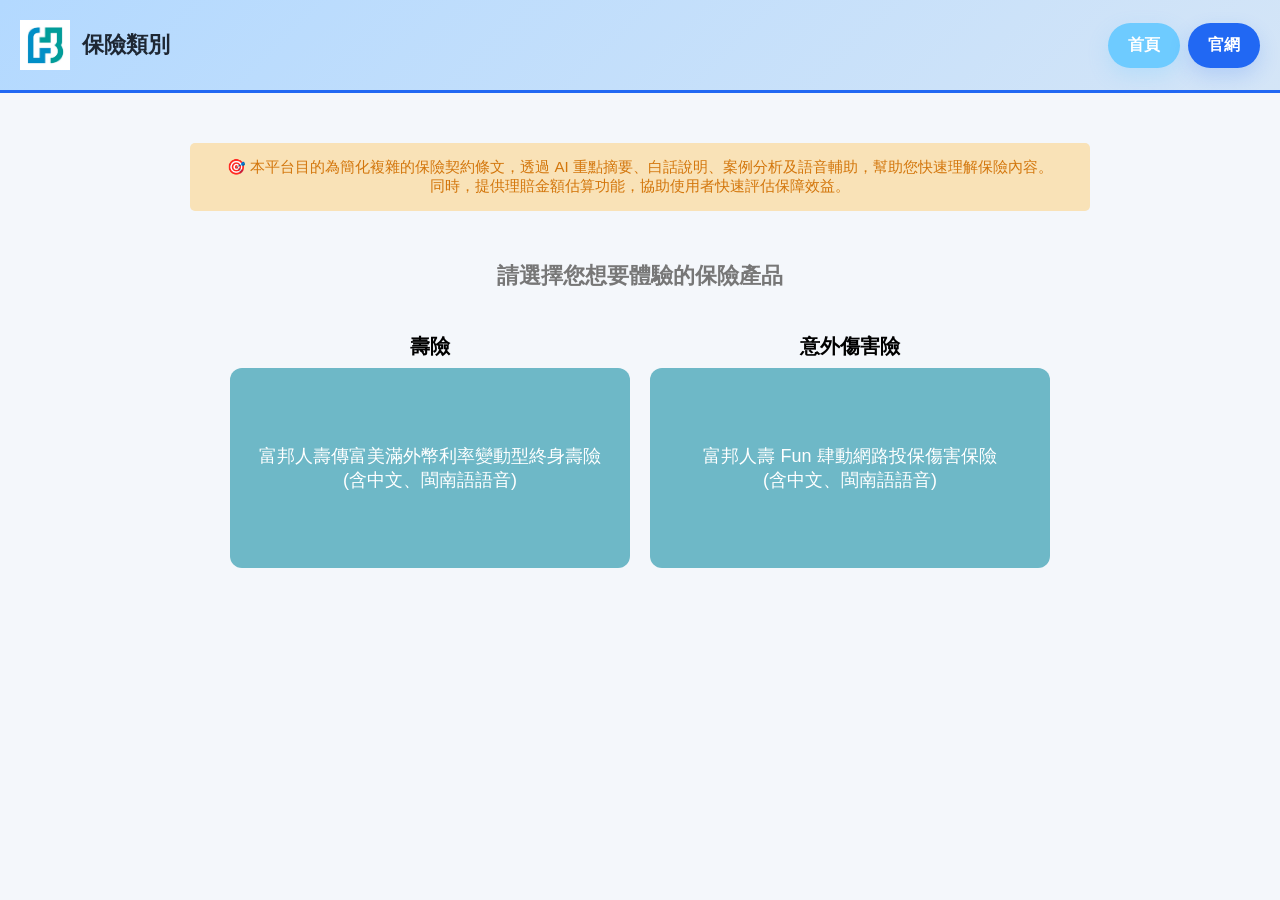
<file: index.html>
<!-- index.html -->
<!DOCTYPE html>
<html lang="zh-Hant">
<head>
  <meta charset="UTF-8">
  <meta name="viewport" content="width=device-width, initial-scale=1.0">
  <title>首頁</title>
  <link rel="stylesheet" href="styles_index.css" />
  <link rel="manifest" href="./manifest.json">
  <meta name="theme-color" content="#ffffff">
</head>

<body>

  <div class="container">

    <header class="header">
      <div class="header-content">
        <div class="header-brand">
          <img src="images/icon.jpg" alt="icon" class="icon" />
          <h1>保險類別</h1>
        </div>
        <div class="header-actions">
          <a class="index-btn" href="index.html">首頁</a>
          <a class="estimate-btn" href="https://www.fubon.com/life/">官網</a>
        </div>
      </div>
    </header>

    <p class="platform-purpose">🎯 本平台目的為簡化複雜的保險契約條文，透過 AI 重點摘要、白話說明、案例分析及語音輔助，幫助您快速理解保險內容。同時，提供理賠金額估算功能，協助使用者快速評估保障效益。</p>

    <h3>請選擇您想要體驗的保險產品</h3>

    <div class="button-row">
      <div class="product">
        <h3 class="product-title">壽險</h3>
        <button class="btn" onclick="goSimplify1()">富邦人壽傳富美滿外幣利率變動型終身壽險<br>(含中文、閩南語語音)</button>
      </div>
      <div class="product">
        <h3 class="product-title">意外傷害險</h3>
        <button class="btn" onclick="goSimplify2()">富邦人壽 Fun 肆動網路投保傷害保險<br>(含中文、閩南語語音)</button>
      </div>
    </div>
  </div>

  <script>
    function goSimplify1() {
      window.location.href = "simplify_voice.html";
    }

    function goEstimate1() {
      window.location.href = "estimate.html";
    }

    function goSimplify2() {
      window.location.href = "simplify2_voice.html";
    }

    function goEstimate2() {
      window.location.href = "estimate2.html";
    }

  </script>

  <script src="app.js"></script>
  <script>
  if ('serviceWorker' in navigator) {
    navigator.serviceWorker.register('./service-worker.js')
      .then(() => console.log('Service Worker Registered'));
  }
  </script>
</body>
</html>
</file>
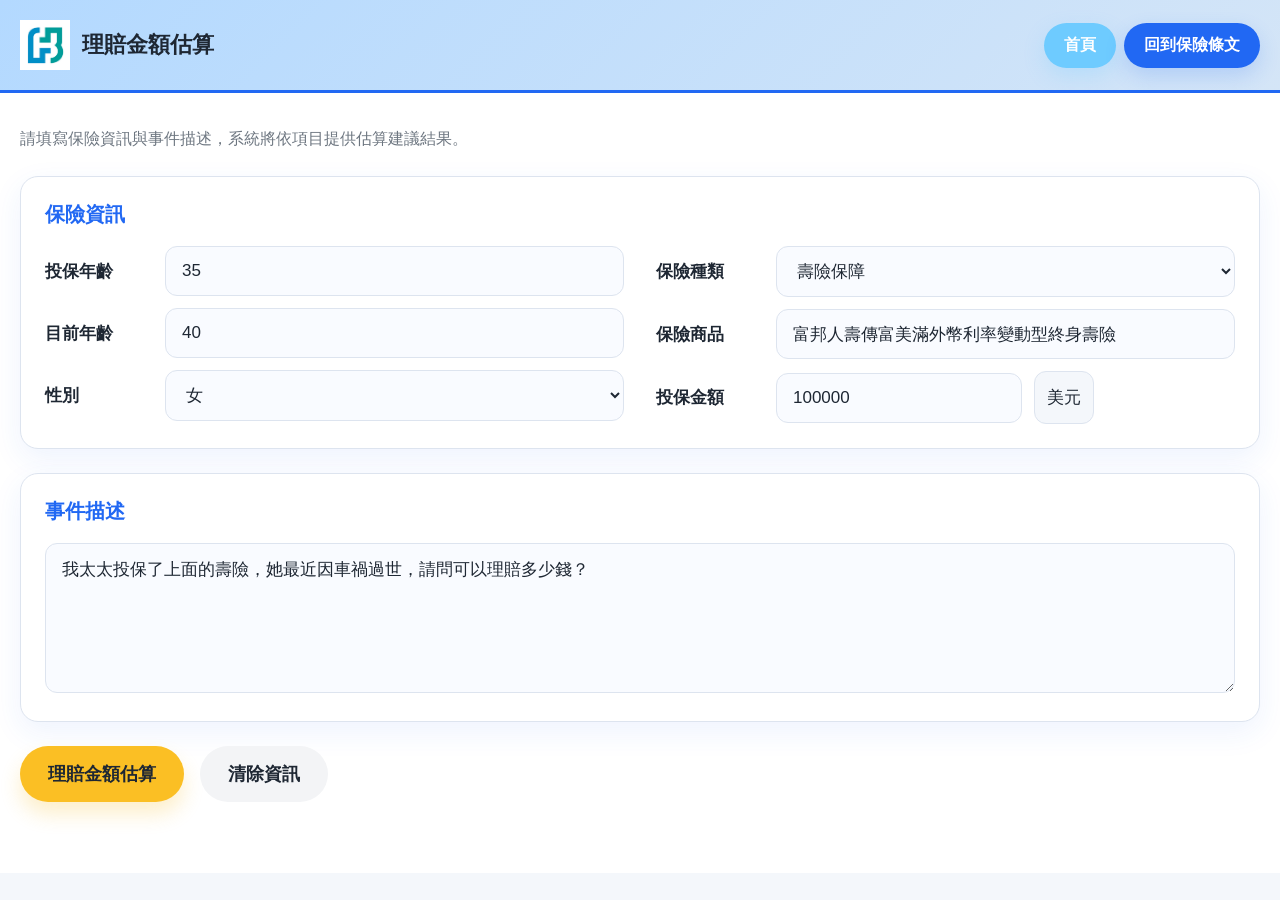
<file: estimate.html>
<!DOCTYPE html>
<html lang="zh-Hant">
<head>
  <meta charset="UTF-8" />
  <meta name="viewport" content="width=device-width, initial-scale=1.0" />
  <title>理賠金額估算</title>
  <link rel="stylesheet" href="styles_estimate.css" />
</head>
<body>
  <div class="container">
    <header class="header">
      <div class="header-content">
        <div class="header-brand">
          <img src="images/icon.jpg" alt="icon" class="icon" />
          <h1>理賠金額估算</h1>
        </div>
        <div class="header-actions">
          <a class="index-btn" href="index.html">首頁</a>
          <a class="estimate-btn" href="simplify_voice.html">回到保險條文</a>
        </div>
      </div>
    </header>

    <div class="main-layout single-column">
      <div class="content-area single-column">
        <div class="article-content calculator-content">
          <div class="calculator-panel">
            <div class="calculator-header">
              <p>請填寫保險資訊與事件描述，系統將依項目提供估算建議結果。</p>
            </div>

            <div class="calculator-grid table-layout">
              <div class="form-card">
                <div class="card-title">保險資訊</div>
                <div class="field-group-row">
                  <div class="field-column">
                    <div class="field-row">
                      <label class="field-label" for="insuredAge">投保年齡</label>
                      <input id="insuredAge" class="field-input" type="number" min="0" value="35" />
                    </div>
                    <div class="field-row">
                      <label class="field-label" for="currentAge">目前年齡</label>
                      <input id="currentAge" class="field-input" type="number" min="0" value="40" />
                    </div>
                    <div class="field-row">
                      <label class="field-label" for="gender">性別</label>
                      <select id="gender" class="field-input">
                        <option value="female">女</option>
                        <option value="male">男</option>
                        <option value="other">其他</option>
                      </select>
                    </div>
                  </div>
                  <div class="field-column">
                    <div class="field-row">
                      <label class="field-label" for="insuranceType">保險種類</label>
                      <select id="insuranceType" class="field-input">
                        <option value="life">壽險保障</option>
                        <option value="travel">旅行平安險</option>
                        <option value="accident">意外傷害險</option>
                        <option value="medical">健康醫療險</option>
                      </select>
                    </div>
                    <div class="field-row">
                      <label class="field-label" for="insuranceProduct">保險商品</label>
                      <input id="insuranceProduct" class="field-input" type="text" value="富邦人壽傳富美滿外幣利率變動型終身壽險" />
                    </div>
                    <div class="field-row">
                      <label class="field-label" for="coverageAmount">投保金額</label>
                      <div class="amount-input-group">
                        <input id="coverageAmount" class="field-input" type="number" min="0" value="100000" />
                        <span class="amount-unit">美元</span>
                      </div>
                    </div>
                  </div>
                </div>
              </div>

              <div class="form-card full-width">
                <div class="card-title">事件描述</div>
                <textarea id="eventDescription" class="textarea-input" rows="6" placeholder="例如：我太太投保了上面的壽險，她最近因車禍過世，請問可以理賠多少錢？">我太太投保了上面的壽險，她最近因車禍過世，請問可以理賠多少錢？</textarea>
              </div>
            </div>

            <div class="calculator-actions">
              <button id="calculateBtn" class="btn-primary">理賠金額估算</button>
              <button id="clearBtn" class="btn-secondary">清除資訊</button>
            </div>

            <div id="resultCard" class="result-card" style="display: none;">
              <div class="result-header">
                <div class="result-label">估算結果預估</div>
              </div>

              <div class="result-product-info" id="productInfo">
                <strong>商品：</strong><span id="resultProduct">富邦人壽傳富美滿外幣利率變動型終身壽險</span><br/>
                <strong>第十五條</strong> 被保險人於本契約有效期間內身故者，本公司按下列三者之最大值給付身故保險金後，本契約效力即行終止：<br>
                一、年繳保險費總和之一點零一倍。<br>
                二、身故時之總保單價值準備金乘上當時保險年齡對應附表二之給付比率所得之數額。<br>
                三、身故時之當年度保險金額。<br>
                訂立本契約時，以受監護宣告尚未撤銷者為被保險人，其身故保險金，變更為喪葬費用保險金。<br>
                前項被保險人於民國九十九年二月三日（含）以後所投保之喪葬費用保險金額總和（不限本公司），不得超過遺產及贈與稅法第十七條有關遺產稅喪葬費扣除額之半數，其超過部分本公司不負給付責任，本公司並應無息退還該超過部分之已繳保險費。<br>
                前項情形，如要保人向二家（含）以上保險公司投保，或向同一保險公司投保數個保險契（附）約，且其投保之喪葬費用保險金額合計超過前項所定之限額者，本公司於所承保之喪葬費用金額範圍內，依各要保書所載之要保時間先後，依約給付喪葬費用保險金至喪葬費用額度上限為止，如有二家以上保險公司之保險契約要保時間相同或無法區分其要保時間之先後者，各該保險公司應依其喪葬費用保險金額與扣除要保時間在先之保險公司應理賠之金額後所餘之限額比例分擔其責任。本公司約定給付之喪葬費用保險金，按被保險人身故日為基準，以臺灣銀行股份有限公司的前一營業日收盤之美元即期買入匯率為換算基礎，換算等值之新臺幣後不得超過主管機關所定之喪葬費用額度上限。<br>
                若因匯率波動造成超過之部分，本公司不負給付責任，並無息退還該超過部分之已繳保險費。
              </div>
              <div class="product-info-toggle">
                <button id="toggleProductBtn" class="btn-toggle">展開全部條文</button>
              </div>

              <div class="result-calculation">
                <div class="calc-item">
                  <div class="calc-label">1. 年繳保險費總和 × 1.01倍：</div>
                  <div class="calc-value"><span id="calc1">101,000</span> 美元。</div>
                </div>
                <div class="calc-item">
                  <div class="calc-label">2. 保單價值準備金 × 門檻比率：</div>
                  <div class="calc-value"><span id="calc2">48,000</span> 美元。</div>
                </div>
                <div class="calc-item">
                  <div class="calc-label">3. 當年度保險金額：</div>
                  <div class="calc-value"><span id="calc3">9,584</span> 美元。</div>
                </div>
              </div>

              <div class="result-estimate">
                <span class="estimate-label">預估：在這個情境下，身故保險金的給付金額為</span>
                <span class="estimate-amount"><span id="estimateAmount">101,000</span> 美元</span>。
              </div>

              <div class="result-actions">
                <button id="detailBtn" class="btn-formula">詳細計算公式</button>
              </div>
            </div>

            <div id="formulaModal" class="modal" style="display: none;">
              <div class="modal-content">
                <div class="modal-header">
                  <h3>詳細計算公式</h3>
                  <button class="modal-close" id="closeFormulaBtn">&times;</button>
                </div>
                <div class="modal-body" id="formulaBody">
                  <!-- 詳細公式內容 -->
                </div>
              </div>
            </div>
          </div>
        </div>
      </div>
    </div>
  </div>
  <script src="estimate.js"></script>
</body>
</html>
</file>
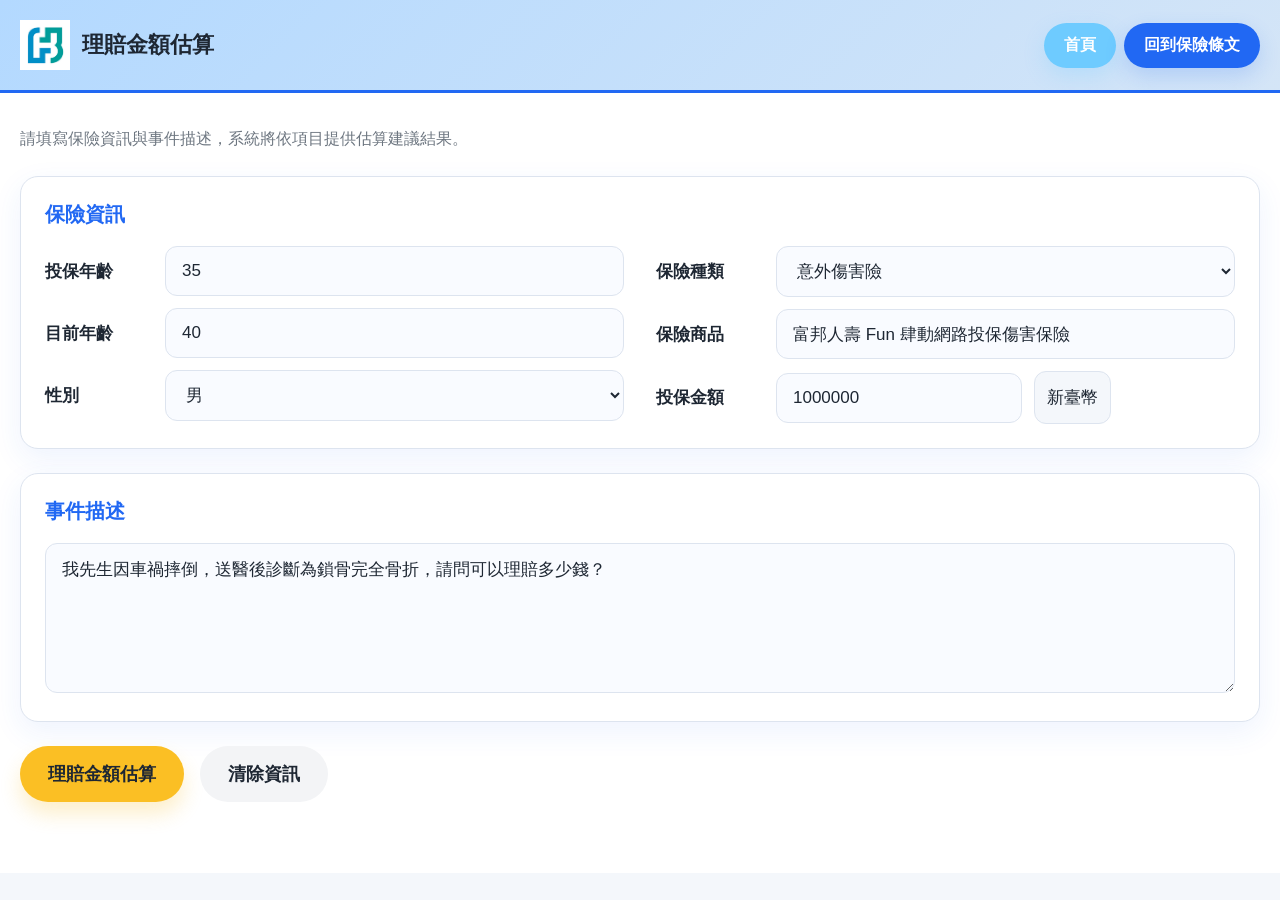
<file: estimate2.html>
<!DOCTYPE html>
<html lang="zh-Hant">
<head>
  <meta charset="UTF-8" />
  <meta name="viewport" content="width=device-width, initial-scale=1.0" />
  <title>理賠金額估算</title>
  <link rel="stylesheet" href="styles_estimate.css" />
</head>
<body>
  <div class="container">
    <header class="header">
      <div class="header-content">
        <div class="header-brand">
          <img src="images/icon.jpg" alt="icon" class="icon" />
          <h1>理賠金額估算</h1>
        </div>
        <div class="header-actions">
          <a class="index-btn" href="index.html">首頁</a>
          <a class="estimate-btn" href="simplify2_voice.html">回到保險條文</a>
        </div>
      </div>
    </header>

    <div class="main-layout single-column">
      <div class="content-area single-column">
        <div class="article-content calculator-content">
          <div class="calculator-panel">
            <div class="calculator-header">
              <p>請填寫保險資訊與事件描述，系統將依項目提供估算建議結果。</p>
            </div>

            <div class="calculator-grid table-layout">
              <div class="form-card">
                <div class="card-title">保險資訊</div>
                <div class="field-group-row">
                  <div class="field-column">
                    <div class="field-row">
                      <label class="field-label" for="insuredAge">投保年齡</label>
                      <input id="insuredAge" class="field-input" type="number" min="0" value="35" />
                    </div>
                    <div class="field-row">
                      <label class="field-label" for="currentAge">目前年齡</label>
                      <input id="currentAge" class="field-input" type="number" min="0" value="40" />
                    </div>
                    <div class="field-row">
                      <label class="field-label" for="gender">性別</label>
                      <select id="gender" class="field-input">
                        <option value="female">女</option>
                        <option value="male" selected>男</option>
                        <option value="other">其他</option>
                      </select>
                    </div>
                  </div>
                  <div class="field-column">
                    <div class="field-row">
                      <label class="field-label" for="insuranceType">保險種類</label>
                      <select id="insuranceType" class="field-input">
                        <option value="life">壽險保障</option>
                        <option value="travel">旅行平安險</option>
                        <option value="accident" selected>意外傷害險</option>
                        <option value="medical">健康醫療險</option>
                      </select>
                    </div>
                    <div class="field-row">
                      <label class="field-label" for="insuranceProduct">保險商品</label>
                      <input id="insuranceProduct" class="field-input" type="text" value="富邦人壽 Fun 肆動網路投保傷害保險" />
                    </div>
                    <div class="field-row">
                      <label class="field-label" for="coverageAmount">投保金額</label>
                      <div class="amount-input-group">
                        <input id="coverageAmount" class="field-input" type="number" min="0" value="1000000" />
                        <span class="amount-unit">新臺幣</span>
                      </div>
                    </div>
                  </div>
                </div>
              </div>

              <div class="form-card full-width">
                <div class="card-title">事件描述</div>
                <textarea id="eventDescription" class="textarea-input" rows="6" placeholder="例如：我先生因車禍摔倒，送醫後診斷為鎖骨完全骨折，請問可以理賠多少錢？">我先生因車禍摔倒，送醫後診斷為鎖骨完全骨折，請問可以理賠多少錢？</textarea>
              </div>
            </div>

            <div class="calculator-actions">
              <button id="calculateBtn" class="btn-primary">理賠金額估算</button>
              <button id="clearBtn" class="btn-secondary">清除資訊</button>
            </div>

            <div id="resultCard" class="result-card" style="display: none;">
              <div class="result-header">
                <div class="result-label">估算結果預估</div>
              </div>

              <div class="result-product-info" id="productInfo">
                <strong>商品：</strong><span id="resultProduct">富邦人壽 Fun 肆動網路投保傷害保險</span><br/>
                <strong>請按「理賠金額估算」以顯示使用到的條文內容。</strong>
              </div>
              <div class="product-info-toggle">
                <button id="toggleProductBtn" class="btn-toggle">展開全部條文</button>
              </div>

              <div class="result-estimate">
                <span class="estimate-label">預估：本次理賠金額為</span>
                <span class="estimate-amount"><span id="estimateAmount">101,000</span> 新臺幣</span>
              </div>

              <div class="result-actions">
                <button id="detailBtn" class="btn-formula">詳細計算公式</button>
              </div>
            </div>

            <div id="formulaModal" class="modal" style="display: none;">
              <div class="modal-content">
                <div class="modal-header">
                  <h3>詳細計算公式</h3>
                  <button class="modal-close" id="closeFormulaBtn">&times;</button>
                </div>
                <div class="modal-body" id="formulaBody">
                  <!-- 詳細公式內容 -->
                </div>
              </div>
            </div>
          </div>
        </div>
      </div>
    </div>
  </div>
  <script src="estimate2.js"></script>
</body>
</html>
</file>
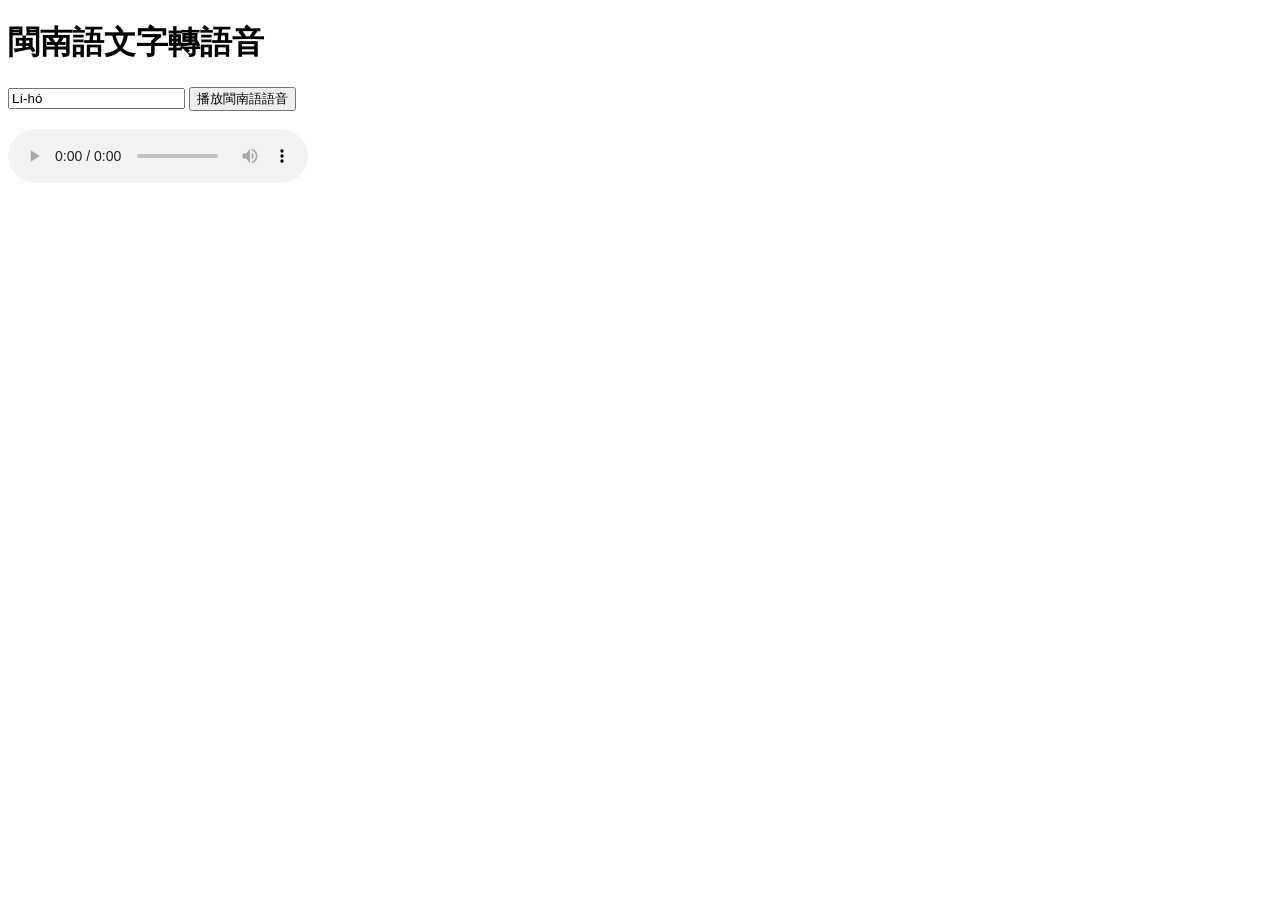
<file: minnan.html>
<!DOCTYPE html>
<html lang="zh">
<head>
  <meta charset="UTF-8">
  <title>閩南語 TTS Demo</title>
  <link rel="icon" href="data:image/svg+xml,%3Csvg xmlns='http://www.w3.org/2000/svg' viewBox='0 0 64 64'%3E%3Ctext y='52' font-size='56'%3E🗣%3C/text%3E%3C/svg%3E" />
</head>
<body>
  <h1>閩南語文字轉語音</h1>

  <input id="textInput" type="text" value="Lí-hó"> <!-- 建議用台羅拼音 -->
  <button id="playTTS">播放閩南語語音</button>
  <br><br>
  <audio id="audioPlayer" controls></audio>
  <div id="errorMsg" style="color:red;"></div>

  <script>
    const API_URL = "https://happy0708-minnan-test.hf.space/gradio_api/call/v2/tts";
    const EVENT_URL = "https://happy0708-minnan-test.hf.space/gradio_api/call/v2/tts";

    function parseEventPayload(text) {
      const trimmedText = (text || "").trim();
      if (!trimmedText) {
        return null;
      }

      const dataLines = trimmedText
        .split(/\r?\n/)
        .filter((line) => line.startsWith("data:"));

      if (dataLines.length > 0) {
        const dataText = dataLines
          .map((line) => line.replace(/^data:\s*/, "").trim())
          .join("\n");

        try {
          return JSON.parse(dataText);
        } catch {
          // fall back to the raw text below
        }
      }

      try {
        return JSON.parse(trimmedText);
      } catch {
        return null;
      }
    }

    async function pollEvent(eventId) {
      const url = `${EVENT_URL}/${eventId}`;
      for (let i = 0; i < 20; i++) {
        const response = await fetch(url, { method: "GET" });
        const text = await response.text();
        console.log("poll", i, text);

        const result = parseEventPayload(text);
        console.log("parsed poll", i, result);

        const payload = result?.data?.[0] ?? result?.[0] ?? result;
        const fileItem = payload?.data?.[0] ?? payload;

        if (fileItem?.url) {
          return fileItem.url;
        }
        if (fileItem?.path) {
          return fileItem.path;
        }

        await new Promise((resolve) => setTimeout(resolve, 1000));
      }
      return null;
    }

    document.getElementById("playTTS").addEventListener("click", async () => {
      const text = document.getElementById("textInput").value;
      const errorDiv = document.getElementById("errorMsg");
      errorDiv.textContent = "";

      try {
        const response = await fetch(API_URL, {
          method: "POST",
          headers: { "Content-Type": "application/json" },
          body: JSON.stringify({ text })
        });

        console.log("status", response.status);
        const bodyText = await response.text();
        console.log("body", bodyText);

        if (!response.ok) {
          errorDiv.textContent = "語音生成失敗：" + bodyText;
          return;
        }

        let result;
        try {
          result = JSON.parse(bodyText);
        } catch {
          errorDiv.textContent = "語音生成失敗：回傳內容不是 JSON";
          return;
        }

        const eventId = result?.event_id || result?.eventId;
        if (!eventId) {
          errorDiv.textContent = "語音生成失敗：Space 未回傳事件 ID";
          return;
        }

        const audioUrl = await pollEvent(eventId);
        if (!audioUrl) {
          errorDiv.textContent = "語音生成失敗：Space 未回傳音訊資料";
          return;
        }

        const normalizedAudioUrl = audioUrl.startsWith("http")
          ? audioUrl
          : `https://happy0708-minnan-test.hf.space/${audioUrl}`;

        const downloadUrl = normalizedAudioUrl;
        console.log("downloadUrl", downloadUrl);

        const audioResponse = await fetch(downloadUrl, {
          headers: { Accept: "audio/*" }
        });
        console.log("audio response status", audioResponse.status);
        console.log("audio response headers", Object.fromEntries(audioResponse.headers.entries()));

        if (!audioResponse.ok) {
          const text = await audioResponse.text();
          throw new Error(`無法下載音訊檔: ${audioResponse.status} ${text}`);
        }

        const arrayBuffer = await audioResponse.arrayBuffer();
        console.log("audio bytes", arrayBuffer.byteLength);

        const contentType = audioResponse.headers.get("content-type") || "";
        const inferredMimeType = contentType && contentType !== "application/octet-stream"
          ? contentType
          : (downloadUrl.toLowerCase().endsWith(".wav") ? "audio/wav" : "audio/mpeg");

        const audioBlob = new Blob([arrayBuffer], { type: inferredMimeType });
        const audioUrlObject = URL.createObjectURL(audioBlob);
        const audio = document.getElementById("audioPlayer");
        audio.crossOrigin = "anonymous";
        audio.src = audioUrlObject;
        audio.load();

        audio.addEventListener("canplaythrough", () => {
          audio.play().catch((playError) => {
            errorDiv.textContent = "播放失敗：" + playError.message;
          });
        }, { once: true });

        audio.addEventListener("error", () => {
          errorDiv.textContent = "播放失敗：音訊格式無法被瀏覽器播放";
        }, { once: true });
      } catch (e) {
        errorDiv.textContent = "語音生成失敗：" + e.message;
      }
    });
  </script>
</body>
</html>
</file>
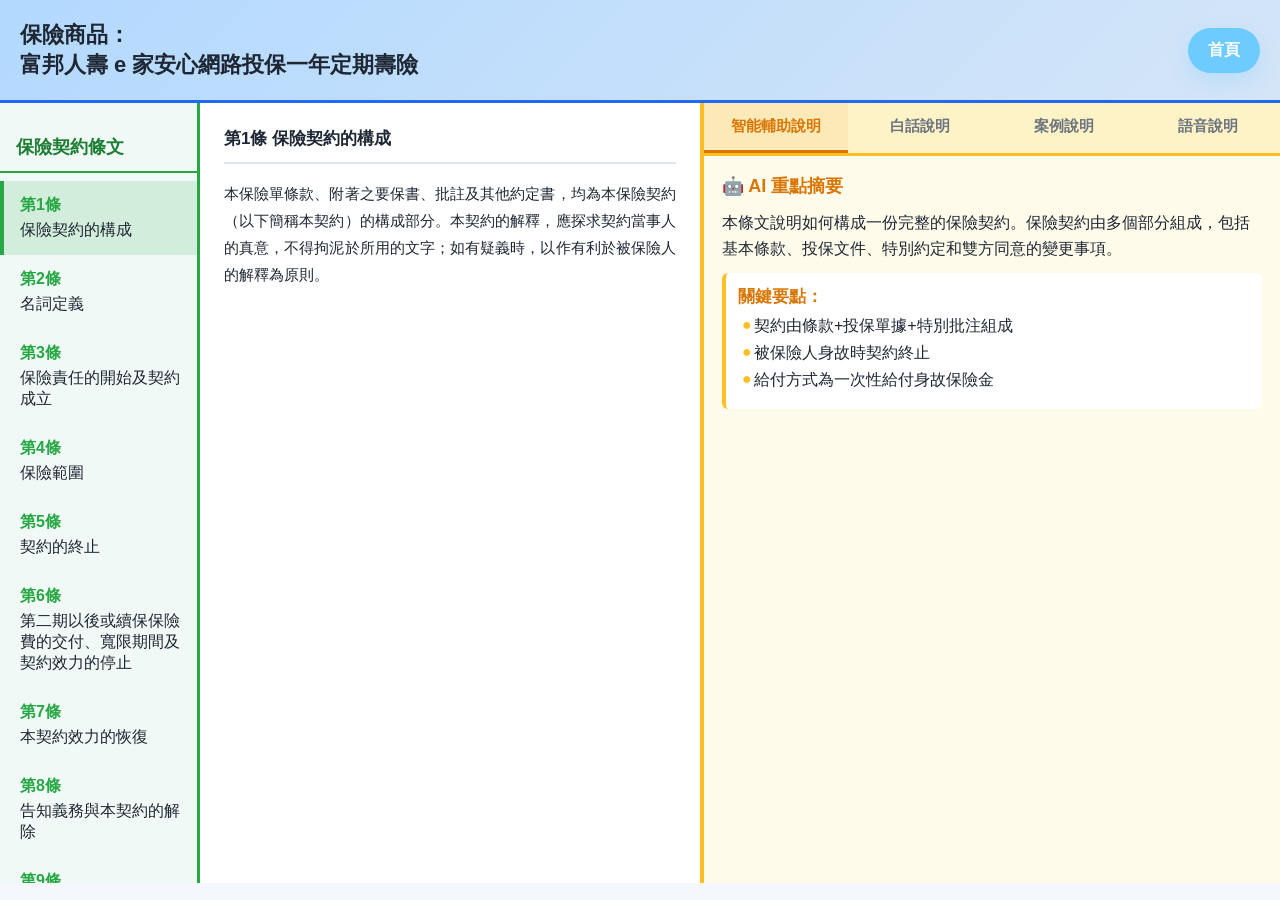
<file: simplify.html>
<!DOCTYPE html>
<html lang="zh-Hant">
<head>
  <meta charset="UTF-8" />
  <meta name="viewport" content="width=device-width, initial-scale=1.0" />
  <title>保險契約條文簡化</title>
  <link rel="stylesheet" href="styles_simplify.css" />

  <link rel="manifest" href="./manifest.json">
  <meta name="theme-color" content="#ffffff">
</head>
<body>
  <div class="container">
    <!-- 頂部頭條 -->
    <header class="header">
      <div class="header-content">
        <h1>保險商品：<br>富邦人壽 e 家安心網路投保一年定期壽險</h1>
        <div class="header-actions">
          <a class="index-btn" href="index.html">首頁</a>
        </div>
      </div>
    </header>

    <div class="main-layout">
      <!-- 左側導航 -->
      <nav class="sidebar">
        <div class="sidebar-title">保險契約條文</div>
        <div class="nav-list">
          <button class="nav-item active" data-section="section1">
            <span class="section-num">第1條</span>
            <span class="section-title">保險契約的構成</span>
          </button>
          <button class="nav-item" data-section="section2">
            <span class="section-num">第2條</span>
            <span class="section-title">名詞定義</span>
          </button>
          <button class="nav-item" data-section="section3">
            <span class="section-num">第3條</span>
            <span class="section-title">保險責任的開始及契約成立</span>
          </button>
          <button class="nav-item" data-section="section4">
            <span class="section-num">第4條</span>
            <span class="section-title">保險範圍</span>
          </button>
          <button class="nav-item" data-section="section5">
            <span class="section-num">第5條</span>
            <span class="section-title">契約的終止</span>
          </button>
          <button class="nav-item" data-section="section6">
            <span class="section-num">第6條</span>
            <span class="section-title">第二期以後或續保保險費的交付、寬限期間及契約效力的停止</span>
          </button>
          <button class="nav-item" data-section="section7">
            <span class="section-num">第7條</span>
            <span class="section-title">本契約效力的恢復</span>
          </button>
          <button class="nav-item" data-section="section8">
            <span class="section-num">第8條</span>
            <span class="section-title">告知義務與本契約的解除</span>
          </button>
          <button class="nav-item" data-section="section9">
            <span class="section-num">第9條</span>
            <span class="section-title">契約的終止</span>
          </button>
          <button class="nav-item" data-section="section10">
            <span class="section-num">第10條</span>
            <span class="section-title">保險事故的通知與保險金的申請時間</span>
          </button>
          <button class="nav-item" data-section="section11">
            <span class="section-num">第11條</span>
            <span class="section-title">失蹤處理</span>
          </button>
          <button class="nav-item" data-section="section12">
            <span class="section-num">第12條</span>
            <span class="section-title">保險範圍：身故保險金或喪葬費用保險金的給付</span>
          </button>
        </div>
      </nav>

      <!-- 中間內容區域 -->
      <div class="content-area">
        <!-- 條文內容 -->
        <div class="article-content">
          <div class="section active" id="section1">
            <h2>第1條 保險契約的構成</h2>
            <div class="article-text">
              <p>本保險單條款、附著之要保書、批註及其他約定書，均為本保險契約（以下簡稱本契約）的構成部分。本契約的解釋，應探求契約當事人的真意，不得拘泥於所用的文字；如有疑義時，以作有利於被保險人的解釋為原則。</p>
            </div>
          </div>

          <div class="section" id="section2">
            <h2>第2條 名詞定義</h2>
            <div class="article-text">
              <p>本契約所用名詞定義如下：<br>
              一、「保險金額」：係指本契約投保時約定之保險金額，倘日後保險金額經要保人申請變更，則以變更後之金額為準。<br>
              二、「保險年齡」：係指按投保時被保險人之足歲計算，但未滿一歲之零數超過六個月者加算一歲，以後每經過一個保單年度並加算一歲之年齡。</p>
            </div>
          </div>

          <div class="section" id="section3">
            <h2>第3條 保險責任的開始及契約成立</h2>
            <div class="article-text">
              <p>本公司應自同意承保並收取第一期保險費後負保險責任，並應發給保險單作為承保的憑證。<br>
              本公司如於同意承保前，預收相當於第一期保險費之金額時，其應負之保險責任，以同意承保時溯自預收相當於第一期保險費金額時開始。<br>
              前項情形，在本公司為同意承保與否之意思表示前發生應予給付之保險事故時，本公司仍負保險責任。</p>
            </div>
          </div>

          <div class="section" id="section4">
            <h2>第4條 保險範圍</h2>
            <div class="article-text">
              <p>被保險人於本契約有效期間內身故或致成完全失能者，本公司依第十二條至第十四條約定給付保險金。</p>
            </div>
          </div>

          <div class="section" id="section5">
            <h2>第5條 契約的終止</h2>
            <div class="article-text">
              <p>本契約的保險期間為一年。保險期間屆滿時，要保人得交付續保保險費，以逐年使本契約繼續有效，本公司不得拒絕續保。<br>
              本契約續保時，按續保生效當時依規定陳報主管機關之費率及被保險人年齡重新計算保險費，但不得針對個別被保險人身體狀況調整之。倘要保人逾寬限期間仍未交付續保契約之第一期保險費，本契約自保險期間屆滿後即行終止。<br>
              本契約續保保險期間最長至被保險人保險年齡屆滿六十歲為止。</p>
            </div>
          </div>

          <div class="section" id="section6">
            <h2>第6條 第二期以後或續保保險費的交付、寬限期間及契約效力的停止</h2>
            <div class="article-text">
              <p>分期繳納的第二期以後保險費或續保保險費，應照本契約所載交付方法及日期，向本公司所在地或指定地點交付，或由本公司派員前往收取，並交付本公司開發之憑證。第二期以後分期保險費或續保保險費到期未交付時，年繳或半年繳者，自催告到達翌日起三十日內為寬限期間；月繳或季繳者，則不另為催告，自保險單所載交付日期之翌日起三十日為寬限期間。<br>
              約定以金融機構轉帳或其他方式交付第二期以後的分期保險費或續保保險費者，本公司於知悉未能依此項約定受領保險費時，應催告要保人交付保險費，自催告到達翌日起三十日內為寬限期間。<br>
              前二項對要保人之催告，本公司另應通知被保險人以確保其權益。對被保險人之通知，依最後留存於本公司之聯絡資料，以書面、電子郵件、簡訊或其他約定方式擇一發出通知者，視為已完成。<br>
              分期繳納的第二期以後保險費逾寬限期間仍未交付者，本契約自寬限期間終了翌日起停止效力；續保第一期保險費逾寬限期間仍未交付者，本契約依第五條第二項約定終止。如在寬限期間內發生保險事故時，本公司仍負保險責任。</p>
            </div>
          </div>

          <div class="section" id="section7">
            <h2>第7條 本契約效力的恢復</h2>
            <div class="article-text">
              <p>本契約停止效力後，要保人得在保險期間屆滿前，申請復效。<br>
              要保人於停止效力之日起六個月內提出前項復效申請，並經要保人清償保險費扣除停效期間的保險費後，自翌日上午零時起，開始恢復其效力。<br>
              要保人於停止效力之日起六個月後提出第一項之復效申請者，本公司得於要保人之復效申請送達本公司之日起五日內要求要保人提供被保險人之可保證明。要保人如未於十日內交齊本公司要求提供之可保證明者，本公司得退回該次復效之申請。<br>
              被保險人之危險程度有重大變更已達拒絕承保程度者，本公司得拒絕其復效。<br>
              本公司未於第三項約定期限內要求要保人提供可保證明，或於收齊可保證明後十五日內不為拒絕者，視為同意復效，並經要保人清償第二項所約定之金額後，自翌日上午零時起，開始恢復其效力。<br>
              要保人依第三項提出申請復效者，除有同項後段或第四項之情形外，於交齊可保證明，並清償第二項所約定之金額後，自翌日上午零時起，開始恢復其效力。<br>
              基於保戶服務，本公司於保險契約停止效力後至得申請復效之期限屆滿前三個月，將以書面、電子郵件、簡訊或其他約定方式擇一通知要保人有行使第一項申請復效之權利，並載明要保人未於第一項約定期限屆滿前恢復保單效力者，契約效力將自第一項約定期限屆滿之日翌日上午零時起終止，以提醒要保人注意。<br>
              本公司已依要保人最後留於本公司之前項聯絡資料發出通知，視為已完成前項之通知。<br>
              第一項約定期限屆滿時，本契約效力即行終止。</p>
            </div>
          </div>
          
          <div class="section" id="section8">
            <h2>第8條 告知義務與本契約的解除</h2>
            <div class="article-text">
              <p>要保人及被保險人在訂立本契約時，對於本公司要保書書面（或投保網頁）詢問的告知事項應據實說明，如有為隱匿或遺漏不為說明，或為不實的說明，足以變更或減少本公司對於危險的估計者，本公司得解除契約，且無須返還已收受之保險費，其保險事故發生後亦同。但危險的發生未基於其說明或未說明的事實時，不在此限。<br>
              前項解除契約權，自本公司知有解除之原因後，經過一個月不行使而消滅；或自契約訂立後，經過二年不行使而消滅。<br>
              本公司通知解除本契約時，如要保人死亡、失蹤或住所不明，通知不能送達時，本公司得將該項通知送達身故保險金受益人。</p>
            </div>
          </div>
          
          <div class="section" id="section9">
            <h2>第9條 契約的終止</h2>
            <div class="article-text">
              <p>本契約有下列情形之一時，其效力即行終止：<br>
              一、要保人申請終止本契約時。本契約之終止自本公司收到要保人書面通知時，開始生效。<br>
              二、本契約被保險人保險年齡屆滿六十歲時。依第一項第一款約定終止本契約時，如有未到期保險費者，本公司應從當期已繳保險費扣除按日數比例計算已經過期間之保險費後，將其未到期保險費無息退還要保人。</p>
            </div>
          </div>

          <div class="section" id="section10">
            <h2>第10條 保險事故的通知與保險金的申請時間</h2>
            <div class="article-text">
              <p>要保人或受益人應於知悉本公司應負保險責任之事故後十日內通知本公司，並於通知後儘速檢具所需文件向本公司申請給付保險金。<br>
              本公司應於收齊前項文件後十五日內給付之。但因可歸責於本公司之事由致未在前述約定期限內為給付者，應按年利一分加計利息給付。</p>
            </div>
          </div>
        
          <div class="section" id="section11">
            <h2>第11條 失蹤處理</h2>
            <div class="article-text">
              <p>被保險人在本契約有效期間內失蹤者，如經法院宣告死亡時，本公司根據判決內所確定死亡時日為準，依第十二條約定給付身故保險金或喪葬費用保險金；如要保人或受益人能提出證明文件，足以認為被保險人極可能因意外傷害事故而死亡者，本公司應依意外傷害事故發生日為準，依第十二條約定給付身故保險金或喪葬費用保險金。<br>
              前項情形，本公司給付身故保險金或喪葬費用保險金後，如發現被保險人生還時，要保人或受益人應將該筆已領之退還已繳保險費或身故保險金或喪葬費用保險金歸還本公司，其間若有應給付保險金之情事發生者，仍應予給付。但有應繳之保險費，本公司仍得予以扣除。</p>
            </div>
          </div>
          
          <div class="section" id="section12">
            <h2>第12條 保險範圍：身故保險金或喪葬費用保險金的給付</h2>
            <div class="article-text">
              <p>被保險人於本契約有效期間內身故者，本公司按保險金額給付「身故保險金」後，本契約效力即行終止。<br>
              訂立本契約時，以受監護宣告尚未撤銷者為被保險人，其身故保險金變更為喪葬費用保險金。<br>
              前項被保險人於民國九十九年二月三日（含）以後所投保之喪葬費用保險金額總和（不限本公司），不得超過遺產及贈與稅法第十七條有關遺產稅喪葬費扣除額之半數，其超過部分本公司不負給付責任，本公司並應無息退還該超過部分之已繳保險費。<br>
              前項情形，如要保人向二家（含）以上保險公司投保，或向同一保險公司投保數個保險契(附)約，且其投保之喪葬費用保險金額合計超過前項所定之限額者，本公司於所承保之喪葬費用金額範圍內，依各要保書所載之要保時間先後，依約給付喪葬費用保險金至前項喪葬費用額度上限為止，如有二家以上保險公司之保險契約要保時間相同或無法區分其要保時間之先後者，各該保險公司應依其喪葬費用保險金額與扣除要保時間在先之保險公司應理賠之金額後所餘之限額比例分擔其責任。</p>
            </div>
          </div>
        </div>

        <!-- 右側說明標籤 -->
        <div class="explanation-panel">
          <div class="explanation-tabs">
            <button class="tab-btn active" data-tab="smart">智能輔助說明</button>
            <button class="tab-btn" data-tab="simple">白話說明</button>
            <button class="tab-btn" data-tab="example">案例說明</button>
            <button class="tab-btn" data-tab="audio">語音說明</button>
          </div>

          <div class="explanation-content">
            <!-- 第1條說明 -->
            <div class="section-explanation" id="section1-explanation">
              <!-- 智能輔助說明 -->
              <div class="tab-content active" data-section="section1" data-tab="smart">
                <div class="explanation-box">
                  <h3>🤖 AI 重點摘要</h3>
                  <p>本條文說明如何構成一份完整的保險契約。保險契約由多個部分組成，包括基本條款、投保文件、特別約定和雙方同意的變更事項。</p>
                  <div class="highlight-box">
                    <strong>關鍵要點：</strong>
                    <ul>
                      <li>契約由條款+投保單據+特別批注組成</li>
                      <li>被保險人身故時契約終止</li>
                      <li>給付方式為一次性給付身故保險金</li>
                    </ul>
                  </div>
                </div>
              </div>

              <!-- 白話說明 -->
              <div class="tab-content" data-section="section1" data-tab="simple">
                <div class="explanation-box">
                  <h3>📖 白話說明</h3>
                  <p>簡單來說，你跟保險公司之間的契約是由幾個文件湊在一起的：你填的表單、保險公司同意的內容，還有之後有什麼特殊更改也要雙方同意。</p>
                  <div class="highlight-box">
                    <strong>最重要的三件事：</strong>
                    <ul>
                      <li>契約的內容是什麼 ✔️</li>
                      <li>契約條款都是什麼 ✔️</li>
                      <li>有疑義時保險公司要對被保險人有利 ✔️</li>
                    </ul>
                  </div>
                </div>
              </div>

              <!-- 案例說明 -->
              <div class="tab-content" data-section="section1" data-tab="example">
                <div class="explanation-box">
                  <h3>📋 案例說明</h3>
                  <div class="highlight-box">
                    <p><strong>案例：</strong>小王購買保險合約</p>
                    <ul>
                      <li>✓ 保單條款</li>
                      <li>✓ 投保單據（要保書）</li>
                      <li>✓ 批註和約定</li>
                      <li>✓ 這些都構成完整合約</li>
                    </ul>
                  </div>
                </div>
              </div>

              <!-- 語音說明 -->
              <div class="tab-content" data-section="section1" data-tab="audio">
                <div class="explanation-box">
                  <h3>🎵 語音說明</h3>
                  <div class="audio-player">
                    <button class="play-btn">▶ 播放語音說明</button>
                  </div>
                </div>
              </div>
            </div>

            <!-- 第2條說明 -->
            <div class="section-explanation" id="section2-explanation" style="display: none;">
              <!-- 智能輔助說明 -->
              <div class="tab-content active" data-section="section2" data-tab="smart">
                <div class="explanation-box">
                  <h3>🤖 AI 重點摘要</h3>
                  <p>本條文定義契約中使用的重要術語。理解這些名詞對於正確解讀保險條款至關重要。包括保險金額、保險年齡等核心概念。</p>
                  <div class="highlight-box">
                    <strong>核心名詞：</strong>
                    <ul>
                      <li>保險金額：契約約定的保障金額</li>
                      <li>保險年齡：以足歲計算的被保險人年齡</li>
                      <li>精確的定義避免日後爭議</li>
                    </ul>
                  </div>
                </div>
              </div>

              <!-- 白話說明 -->
              <div class="tab-content" data-section="section2" data-tab="simple">
                <div class="explanation-box">
                  <h3>📖 白話說明</h3>
                  <p>這一條就是定義保險合約中一些專業詞彙的意思。就像字典一樣，讓大家對這些詞的理解一致，避免以後有誤會。</p>
                  <div class="highlight-box">
                    <strong>重要詞彙：</strong>
                    <ul>
                      <li>保險金額 = 你買的保障額度</li>
                      <li>保險年齡 = 按滿幾歲計算</li>
                      <li>清楚的定義 = 減少糾紛</li>
                    </ul>
                  </div>
                </div>
              </div>

              <!-- 案例說明 -->
              <div class="tab-content" data-section="section2" data-tab="example">
                <div class="explanation-box">
                  <h3>📋 案例說明</h3>
                  <div class="highlight-box">
                    <p><strong>案例：</strong>小王投保時的名詞定義</p>
                    <ul>
                      <li>✓ 保險金額 = 100萬元</li>
                      <li>✓ 投保年齡 = 35歲</li>
                      <li>✓ 這些確定後就不能隨意改變</li>
                    </ul>
                  </div>
                </div>
              </div>

              <!-- 語音說明 -->
              <div class="tab-content" data-section="section2" data-tab="audio">
                <div class="explanation-box">
                  <h3>🎵 語音說明</h3>
                  <div class="audio-player">
                    <button class="play-btn">▶ 播放語音說明</button>
                  </div>
                </div>
              </div>
            </div>

            <!-- 第3條說明 -->
            <div class="section-explanation" id="section3-explanation" style="display: none;">
              <div class="tab-content active" data-section="section3" data-tab="smart">
                <div class="explanation-box">
                  <h3>🤖 AI 重點摘要</h3>
                  <p>本條文規定保險責任何時開始、契約何時成立。通常在保險公司同意承保並收取首期保費後，保險責任即開始。</p>
                  <div class="highlight-box">
                    <strong>責任開始時點：</strong>
                    <ul>
                      <li>保險公司同意承保</li>
                      <li>收取第一期保費</li>
                      <li>保險責任開始</li>
                    </ul>
                  </div>
                </div>
              </div>

              <div class="tab-content" data-section="section3" data-tab="simple">
                <div class="explanation-box">
                  <h3>📖 白話說明</h3>
                  <p>就是說保險什麼時候開始有效。當保險公司說「OK，我承保了」，然後你也付了第一期保費，從那一刻起，保險就開始保護你了。</p>
                </div>
              </div>

              <div class="tab-content" data-section="section3" data-tab="example">
                <div class="explanation-box">
                  <h3>📋 案例說明</h3>
                  <div class="highlight-box">
                    <p><strong>時間點：</strong>小王的保險何時開始</p>
                    <ul>
                      <li>→ 3月1日：提出投保申請</li>
                      <li>→ 3月5日：保險公司核准</li>
                      <li>→ 3月10日：小王繳付保費</li>
                      <li>→ 3月10日起：保險正式開始</li>
                    </ul>
                  </div>
                </div>
              </div>

              <div class="tab-content" data-section="section3" data-tab="audio">
                <div class="explanation-box">
                  <h3>🎵 語音說明</h3>
                  <div class="audio-player">
                    <button class="play-btn">▶ 播放語音說明</button>
                  </div>
                </div>
              </div>
            </div>

            <!-- 第4條說明 -->
            <div class="section-explanation" id="section4-explanation" style="display: none;">
              <div class="tab-content active" data-section="section4" data-tab="smart">
                <div class="explanation-box">
                  <h3>🤖 AI 重點摘要</h3>
                  <p>本條文說明保險的保障範圍。被保險人在合約有效期間內身故或完全失能，保險公司會依約給付保險金。</p>
                  <div class="highlight-box">
                    <strong>保障範圍：</strong>
                    <ul>
                      <li>身故保障</li>
                      <li>完全失能保障</li>
                      <li>限定期間內</li>
                    </ul>
                  </div>
                </div>
              </div>

              <div class="tab-content" data-section="section4" data-tab="simple">
                <div class="explanation-box">
                  <h3>📖 白話說明</h3>
                  <p>簡單說就是：保險在什麼情況下才會賠錢。這份定期壽險主要保的是：如果你在保險期間內不幸去世，或者因為病或意外導致完全無法工作，保險公司就會給付保險金。</p>
                </div>
              </div>

              <div class="tab-content" data-section="section4" data-tab="example">
                <div class="explanation-box">
                  <h3>📋 案例說明</h3>
                  <div class="highlight-box">
                    <p><strong>案例：</strong>什麼情況會理賠</p>
                    <ul>
                      <li>✓ 身故理賠：在保險期間內去世</li>
                      <li>✓ 失能理賠：完全喪失工作能力</li>
                      <li>✗ 未在保險期間內的不理賠</li>
                    </ul>
                  </div>
                </div>
              </div>

              <div class="tab-content" data-section="section4" data-tab="audio">
                <div class="explanation-box">
                  <h3>🎵 語音說明</h3>
                  <div class="audio-player">
                    <button class="play-btn">▶ 播放語音說明</button>
                  </div>
                </div>
              </div>
            </div>

            <!-- 第5條說明 -->
            <div class="section-explanation" id="section5-explanation" style="display: none;">
              <div class="tab-content active" data-section="section5" data-tab="smart">
                <div class="explanation-box">
                  <h3>🤖 AI 重點摘要</h3>
                  <p>本條文規定保險期間和續保條件。這份保險一般為一年期，期滿後可以申請續保，直到被保險人60歲為止。</p>
                  <div class="highlight-box">
                    <strong>關鍵期限：</strong>
                    <ul>
                      <li>保險期間：1年</li>
                      <li>續保條件：繳續保費</li>
                      <li>續保終止年齡：60歲</li>
                    </ul>
                  </div>
                </div>
              </div>

              <div class="tab-content" data-section="section5" data-tab="simple">
                <div class="explanation-box">
                  <h3>📖 白話說明</h3>
                  <p>定期壽險就是有期限的保險。這份保單保一年。一年到期後，如果你還想繼續保，就繳續保費再保一年。可以一直續保，直到你60歲為止。</p>
                </div>
              </div>

              <div class="tab-content" data-section="section5" data-tab="example">
                <div class="explanation-box">
                  <h3>📋 案例說明</h3>
                  <div class="highlight-box">
                    <p><strong>保險期間安排：</strong></p>
                    <ul>
                      <li>→ 2024/3/10-2025/3/10：第1年保期</li>
                      <li>→ 2025/3/10-2026/3/10：第2年保期</li>
                      <li>→ 每年到期可續保</li>
                      <li>→ 到60歲為止</li>
                    </ul>
                  </div>
                </div>
              </div>

              <div class="tab-content" data-section="section5" data-tab="audio">
                <div class="explanation-box">
                  <h3>🎵 語音說明</h3>
                  <div class="audio-player">
                    <button class="play-btn">▶ 播放語音說明</button>
                  </div>
                </div>
              </div>
            </div>

            <!-- 第6條說明 -->
            <div class="section-explanation" id="section6-explanation" style="display: none;">
              <div class="tab-content active" data-section="section6" data-tab="smart">
                <div class="explanation-box">
                  <h3>🤖 AI 重點摘要</h3>
                  <p>本條文規定保費的繳納方式和期限。明確說明要保人應於指定日期繳納保費，逾期未繳會有寬限期，期滿仍未繳則保險效力停止。</p>
                  <div class="highlight-box">
                    <strong>繳費要點：</strong>
                    <ul>
                      <li>按時繳納保費</li>
                      <li>逾期有30天寬限期</li>
                      <li>逾期未繳則停效</li>
                    </ul>
                  </div>
                </div>
              </div>

              <div class="tab-content" data-section="section6" data-tab="simple">
                <div class="explanation-box">
                  <h3>📖 白話說明</h3>
                  <p>就是說保費要怎麼繳、什麼時候繳。如果你沒有按時繳，保險公司會催你，給你30天的寬限期。如果30天內還是沒有繳，那保險就暫時停止了。</p>
                </div>
              </div>

              <div class="tab-content" data-section="section6" data-tab="example">
                <div class="explanation-box">
                  <h3>📋 案例說明</h3>
                  <div class="highlight-box">
                    <p><strong>案例：</strong>小王的保費繳納</p>
                    <ul>
                      <li>→ 3月10日：應繳日期</li>
                      <li>→ 4月9日：寬限期第30天</li>
                      <li>→ 4月10日：未繳則停效</li>
                      <li>⏱️ 要記得按時繳費！</li>
                    </ul>
                  </div>
                </div>
              </div>

              <div class="tab-content" data-section="section6" data-tab="audio">
                <div class="explanation-box">
                  <h3>🎵 語音說明</h3>
                  <div class="audio-player">
                    <button class="play-btn">▶ 播放語音說明</button>
                  </div>
                </div>
              </div>
            </div>

            <!-- 第7條說明 -->
            <div class="section-explanation" id="section7-explanation" style="display: none;">
              <div class="tab-content active" data-section="section7" data-tab="smart">
                <div class="explanation-box">
                  <h3>🤖 AI 重點摘要</h3>
                  <p>本條文規定保險停效後如何恢復。要保人可在停效後一定期限內申請復效，需補繳欠款和利息才能恢復保險效力。</p>
                  <div class="highlight-box">
                    <strong>復效要點：</strong>
                    <ul>
                      <li>停效後6個月內可復效</li>
                      <li>補繳欠款和利息</li>
                      <li>6個月後需提供可保證明</li>
                    </ul>
                  </div>
                </div>
              </div>

              <div class="tab-content" data-section="section7" data-tab="simple">
                <div class="explanation-box">
                  <h3>📖 白話說明</h3>
                  <p>如果你不小心沒繳保費，保險停了。別擔心！保險停止後，你還有機會「救回」保險。在一定期限內補繳欠款，保險就可以重新生效。</p>
                </div>
              </div>

              <div class="tab-content" data-section="section7" data-tab="example">
                <div class="explanation-box">
                  <h3>📋 案例說明</h3>
                  <div class="highlight-box">
                    <p><strong>案例：</strong>保險復效流程</p>
                    <ul>
                      <li>→ 4月10日：因未繳保費停效</li>
                      <li>→ 6個月內：補繳即可復效</li>
                      <li>→ 6個月後：需體檢證明</li>
                      <li>✓ 及時補繳最簡單！</li>
                    </ul>
                  </div>
                </div>
              </div>

              <div class="tab-content" data-section="section7" data-tab="audio">
                <div class="explanation-box">
                  <h3>🎵 語音說明</h3>
                  <div class="audio-player">
                    <button class="play-btn">▶ 播放語音說明</button>
                  </div>
                </div>
              </div>
            </div>

            <!-- 第8條說明 -->
            <div class="section-explanation" id="section8-explanation" style="display: none;">
              <div class="tab-content active" data-section="section8" data-tab="smart">
                <div class="explanation-box">
                  <h3>🤖 AI 重點摘要</h3>
                  <p>本條文規定投保時的告知義務。要保人和被保險人必須誠實回答保險公司的詢問事項。若有隱瞞或不實告知，可能導致契約被解除。</p>
                  <div class="highlight-box">
                    <strong>告知義務重點：</strong>
                    <ul>
                      <li>必須據實說明詢問事項</li>
                      <li>隱瞞或不實可能解除契約</li>
                      <li>解除權限期為1個月或2年</li>
                    </ul>
                  </div>
                </div>
              </div>

              <div class="tab-content" data-section="section8" data-tab="simple">
                <div class="explanation-box">
                  <h3>📖 白話說明</h3>
                  <p>買保險時，保險公司會問你一些問題，你一定要老實回答！如果你故意隱瞞重要的事實，或者說謊，保險公司事後發現了，可以取消這份保險契約。</p>
                  <div class="highlight-box">
                    <strong>記住這三點：</strong>
                    <ul>
                      <li>誠實是最重要的 ✔️</li>
                      <li>隱瞞會有後果 ❌</li>
                      <li>保險公司有權利檢查你的告知</li>
                    </ul>
                  </div>
                </div>
              </div>

              <div class="tab-content" data-section="section8" data-tab="example">
                <div class="explanation-box">
                  <h3>📋 案例說明</h3>
                  <div class="highlight-box">
                    <p><strong>案例：</strong>隱瞞健康狀況的後果</p>
                    <ul>
                      <li>→ 小李投保時隱瞞有糖尿病</li>
                      <li>→ 後來出險，保險公司發現隱瞞</li>
                      <li>→ 保險公司可以解除契約</li>
                      <li>❌ 而且不退還已繳的保費</li>
                    </ul>
                  </div>
                </div>
              </div>

              <div class="tab-content" data-section="section8" data-tab="audio">
                <div class="explanation-box">
                  <h3>🎵 語音說明</h3>
                  <div class="audio-player">
                    <button class="play-btn">▶ 播放語音說明</button>
                  </div>
                </div>
              </div>
            </div>

            <!-- 第9條說明 -->
            <div class="section-explanation" id="section9-explanation" style="display: none;">
              <div class="tab-content active" data-section="section9" data-tab="smart">
                <div class="explanation-box">
                  <h3>🤖 AI 重點摘要</h3>
                  <p>本條文規定契約終止的情形。要保人可隨時申請終止契約，或被保險人年滿60歲時自動終止。終止時會退還未到期保費。</p>
                  <div class="highlight-box">
                    <strong>終止條件：</strong>
                    <ul>
                      <li>要保人申請終止</li>
                      <li>被保險人年滿60歲</li>
                      <li>退還未到期保費</li>
                    </ul>
                  </div>
                </div>
              </div>

              <div class="tab-content" data-section="section9" data-tab="simple">
                <div class="explanation-box">
                  <h3>📖 白話說明</h3>
                  <p>保險契約什麼時候會結束呢？要保人可以隨時說「我不保了」，或者被保險人年滿60歲時，保險就自動終止。不過終止時，保險公司會把沒用到的保費退還給你。</p>
                  <div class="highlight-box">
                    <strong>終止方式：</strong>
                    <ul>
                      <li>主動終止：要保人申請</li>
                      <li>自動終止：年滿60歲</li>
                      <li>退費：按比例退還</li>
                    </ul>
                  </div>
                </div>
              </div>

              <div class="tab-content" data-section="section9" data-tab="example">
                <div class="explanation-box">
                  <h3>📋 案例說明</h3>
                  <div class="highlight-box">
                    <p><strong>案例：</strong>契約終止退費</p>
                    <ul>
                      <li>→ 小王年滿60歲，保險終止</li>
                      <li>→ 已繳保費：12,000元</li>
                      <li>→ 已過期間：8個月</li>
                      <li>✓ 退還：12,000 × (4/12) = 4,000元</li>
                    </ul>
                  </div>
                </div>
              </div>

              <div class="tab-content" data-section="section9" data-tab="audio">
                <div class="explanation-box">
                  <h3>🎵 語音說明</h3>
                  <div class="audio-player">
                    <button class="play-btn">▶ 播放語音說明</button>
                  </div>
                </div>
              </div>
            </div>

            <!-- 第10條說明 -->
            <div class="section-explanation" id="section10-explanation" style="display: none;">
              <div class="tab-content active" data-section="section10" data-tab="smart">
                <div class="explanation-box">
                  <h3>🤖 AI 重點摘要</h3>
                  <p>本條文規定保險事故發生後的通知義務和申請保險金的時限。要保人或受益人應在10日內通知保險公司，並儘速申請給付。</p>
                  <div class="highlight-box">
                    <strong>申請時限：</strong>
                    <ul>
                      <li>事故發生後10日內通知</li>
                      <li>收齊文件後15日內給付</li>
                      <li>逾期加計利息</li>
                    </ul>
                  </div>
                </div>
              </div>

              <div class="tab-content" data-section="section10" data-tab="simple">
                <div class="explanation-box">
                  <h3>📖 白話說明</h3>
                  <p>出了保險事故怎麼辦？記得要在10天內告訴保險公司，然後趕快準備文件申請理賠。保險公司收到完整文件後，要在15天內把錢給你。</p>
                  <div class="highlight-box">
                    <strong>理賠流程：</strong>
                    <ul>
                      <li>第一步：10天內通知保險公司</li>
                      <li>第二步：準備相關文件</li>
                      <li>第三步：15天內拿到理賠金</li>
                    </ul>
                  </div>
                </div>
              </div>

              <div class="tab-content" data-section="section10" data-tab="example">
                <div class="explanation-box">
                  <h3>📋 案例說明</h3>
                  <div class="highlight-box">
                    <p><strong>案例：</strong>身故理賠流程</p>
                    <ul>
                      <li>→ 事故發生：5月1日</li>
                      <li>→ 通知保險公司：5月8日</li>
                      <li>→ 提交文件：5月15日</li>
                      <li>✓ 理賠金到帳：5月30日</li>
                    </ul>
                  </div>
                </div>
              </div>

              <div class="tab-content" data-section="section10" data-tab="audio">
                <div class="explanation-box">
                  <h3>🎵 語音說明</h3>
                  <div class="audio-player">
                    <button class="play-btn">▶ 播放語音說明</button>
                  </div>
                </div>
              </div>
            </div>

            <!-- 第11條說明 -->
            <div class="section-explanation" id="section11-explanation" style="display: none;">
              <div class="tab-content active" data-section="section11" data-tab="smart">
                <div class="explanation-box">
                  <h3>🤖 AI 重點摘要</h3>
                  <p>本條文處理被保險人失蹤的情形。若經法院宣告死亡或有足夠證明因意外死亡，保險公司會給付身故保險金。</p>
                  <div class="highlight-box">
                    <strong>失蹤處理：</strong>
                    <ul>
                      <li>法院宣告死亡</li>
                      <li>意外事故證明</li>
                      <li>給付身故保險金</li>
                    </ul>
                  </div>
                </div>
              </div>

              <div class="tab-content" data-section="section11" data-tab="simple">
                <div class="explanation-box">
                  <h3>📖 白話說明</h3>
                  <p>如果被保險人失蹤了怎麼辦？如果法院判斷他已經死亡，或者有證據顯示他可能因為意外去世，保險公司就會理賠身故保險金。</p>
                  <div class="highlight-box">
                    <strong>理賠條件：</strong>
                    <ul>
                      <li>法院宣告死亡</li>
                      <li>或有意外死亡證明</li>
                      <li>給付身故保險金</li>
                    </ul>
                  </div>
                </div>
              </div>

              <div class="tab-content" data-section="section11" data-tab="example">
                <div class="explanation-box">
                  <h3>📋 案例說明</h3>
                  <div class="highlight-box">
                    <p><strong>案例：</strong>失蹤者理賠</p>
                    <ul>
                      <li>→ 小明登山失蹤</li>
                      <li>→ 法院宣告死亡</li>
                      <li>→ 保險公司理賠</li>
                      <li>✓ 受益人拿到100萬元</li>
                    </ul>
                  </div>
                </div>
              </div>

              <div class="tab-content" data-section="section11" data-tab="audio">
                <div class="explanation-box">
                  <h3>🎵 語音說明</h3>
                  <div class="audio-player">
                    <button class="play-btn">▶ 播放語音說明</button>
                  </div>
                </div>
              </div>
            </div>

            <!-- 第12條說明 -->
            <div class="section-explanation" id="section12-explanation" style="display: none;">
              <div class="tab-content active" data-section="section12" data-tab="smart">
                <div class="explanation-box">
                  <h3>🤖 AI 重點摘要</h3>
                  <p>本條文規定身故保險金的給付方式。被保險人身故時，按保險金額給付身故保險金，契約隨即終止。特殊情況下可能轉為喪葬費用保險金。</p>
                  <div class="highlight-box">
                    <strong>給付要點：</strong>
                    <ul>
                      <li>被保險人身故 ， 契約終止，按保險金額給付身故保險金。</li>
                      <li>若被保險人為受監護宣告者，改給喪葬費用保險金。</li>
                      <li>喪葬費用保險金總額不得超過法定上限的一半。</li>
                      <li>超過部分不給付，並退還多繳保費。</li>
                      <li>多家或多張保單 ，依投保時間先後給付；時間相同則按比例分擔。</li>
                    </ul>
                  </div>
                </div>
              </div>

              <div class="tab-content" data-section="section12" data-tab="simple">
                <div class="explanation-box">
                  <h3>📖 白話說明</h3>
                  <p>被保險人不幸去世時，保險公司會按照保險金額給付身故保險金，這份保險契約也就結束了。如果被保險人是受監護人，保險金會變成喪葬費用。</p>
                  <div class="highlight-box">
                    <strong>理賠方式：</strong>
                    <ul>
                      <li>如果您在保險有效期間內不幸身亡，保險公司會按照您的保險金額給付身故保險金給您的受益人。</li>
                      <li>如果被保險人是被法院宣告需要監護的人，就改給喪葬費用。</li>
                      <li>喪葬費用的總金額有法律上限，不能超過規定的一半。</li>
                      <li>如果保額超過上限，超過的部分不會賠，但多繳的保費會退還。</li>
                      <li>如果同時買了好幾張保單或跟多家公司買，會照投保時間先後賠；時間一樣就按比例分擔。</li>
                    </ul>
                  </div>
                </div>
              </div>

              <div class="tab-content" data-section="section12" data-tab="example">
                <div class="explanation-box">
                  <h3>📋 案例說明</h3>
                  <div class="highlight-box">
                    <p><strong>案例：</strong>陳OO（35歲）為了保障家人生活，向本公司購買了一份「e家安心網路投保一年定期壽險」，保險金額為新台幣200萬元。他指定妻子為受益人。</p>
                    <ul>
                      <li>情境1：陳OO在保險期間內因車禍身故。在這種情況下，保險公司會直接給付200萬元的身故保險金給他的妻子。</li>
                      <li>情境2：陳OO在投保時已受法院監護宣告，之後意外過世，不給付一般身故保險金，而改為給付喪葬費用保險金。</li>
                      <li>情境3：根據現行法規，喪葬費用保險金的上限約為新台幣150萬元左右（實際數字會隨法規調整）。如果陳OO的保險金額為200萬元，超過上限的50萬元會被退還。</li>
                      <li>情境4：如果陳OO先向富邦人壽投保200萬元，後來又向其他公司投保100萬元。假設法定上限為150萬元。依投保時間先後給付。富邦人壽會先給付150萬元，其他保險公司則無須給付，並退還已繳保費。</li>
                    </ul>
                  </div>
                </div>
              </div>

              <div class="tab-content" data-section="section12" data-tab="audio">
                <div class="explanation-box">
                  <h3>🎵 語音說明</h3>
                  <div class="audio-player">
                    <button class="play-btn">▶ 播放語音說明</button>
                  </div>
                </div>
              </div>
            </div>
        </div>
      </div>
    </div>
  </div>

  <script src="app.js"></script>
  <script>
  if ('serviceWorker' in navigator) {
    navigator.serviceWorker.register('./service-worker.js')
      .then(() => console.log('Service Worker Registered'));
  }
  </script>
</body>
</html>
</file>
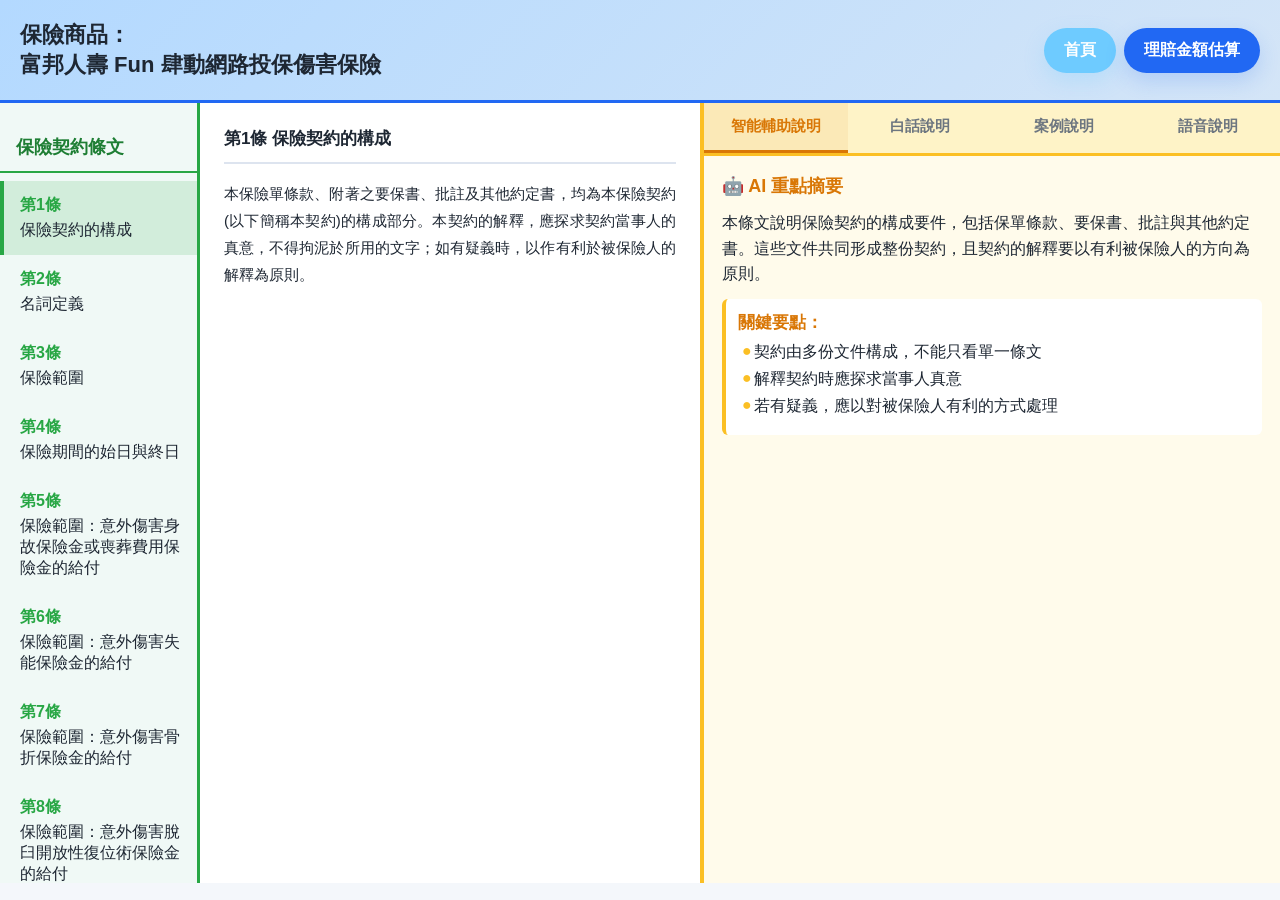
<file: simplify2.html>
<!DOCTYPE html>
<html lang="zh-Hant">
<head>
  <meta charset="UTF-8" />
  <meta name="viewport" content="width=device-width, initial-scale=1.0" />
  <title>保險契約條文簡化</title>
  <link rel="stylesheet" href="styles_simplify.css" />

  <link rel="manifest" href="./manifest.json">
  <meta name="theme-color" content="#ffffff">
</head>
<body>
  <div class="container">
    <!-- 頂部頭條 -->
    <header class="header">
      <div class="header-content">
        <h1>保險商品：<br>富邦人壽 Fun 肆動網路投保傷害保險</h1>
        <div class="header-actions">
          <a class="index-btn" href="index.html">首頁</a>
          <a class="estimate-btn" href="estimate2.html">理賠金額估算</a>
        </div>
      </div>
    </header>

    <div class="main-layout">
      <!-- 左側導航 -->
      <nav class="sidebar">
        <div class="sidebar-title">保險契約條文</div>
        <div class="nav-list">
          <button class="nav-item active" data-section="section1">
            <span class="section-num">第1條</span>
            <span class="section-title">保險契約的構成</span>
          </button>
          <button class="nav-item" data-section="section2">
            <span class="section-num">第2條</span>
            <span class="section-title">名詞定義</span>
          </button>
          <button class="nav-item" data-section="section3">
            <span class="section-num">第3條</span>
            <span class="section-title">保險範圍</span>
          </button>
          <button class="nav-item" data-section="section4">
            <span class="section-num">第4條</span>
            <span class="section-title">保險期間的始日與終日</span>
          </button>
          <button class="nav-item" data-section="section5">
            <span class="section-num">第5條</span>
            <span class="section-title">保險範圍：意外傷害身故保險金或喪葬費用保險金的給付</span>
          </button>
          <button class="nav-item" data-section="section6">
            <span class="section-num">第6條</span>
            <span class="section-title">保險範圍：意外傷害失能保險金的給付</span>
          </button>
          <button class="nav-item" data-section="section7">
            <span class="section-num">第7條</span>
            <span class="section-title">保險範圍：意外傷害骨折保險金的給付</span>
          </button>
          <button class="nav-item" data-section="section8">
            <span class="section-num">第8條</span>
            <span class="section-title">保險範圍：意外傷害脫臼開放性復位術保險金的給付</span>
          </button>
          <button class="nav-item" data-section="section9">
            <span class="section-num">第9條</span>
            <span class="section-title">保險範圍：意外傷害創傷縫合處置保險金的給付</span>
          </button>
          <button class="nav-item" data-section="section10">
            <span class="section-num">第10條</span>
            <span class="section-title">保險範圍：保險金給付的限制</span>
          </button>
          <button class="nav-item" data-section="section11">
            <span class="section-num">第11條</span>
            <span class="section-title">除外責任（原因）</span>
          </button>
          <button class="nav-item" data-section="section12">
            <span class="section-num">第12條</span>
            <span class="section-title">不保事項</span>
          </button>
        </div>
      </nav>

      <!-- 中間內容區域 -->
      <div class="content-area">
        <!-- 條文內容 -->
        <div class="article-content">
          <div class="section active" id="section1">
            <h2>第1條 保險契約的構成</h2>
            <div class="article-text">
              <p>本保險單條款、附著之要保書、批註及其他約定書，均為本保險契約(以下簡稱本契約)的構成部分。本契約的解釋，應探求契約當事人的真意，不得拘泥於所用的文字；如有疑義時，以作有利於被保險人的解釋為原則。</p>
            </div>
          </div>

          <div class="section" id="section2">
            <h2>第2條 名詞定義</h2>
            <div class="article-text">
              <p>本契約所用名詞定義如下：<br>
              一、「保險金額」：係指本契約投保時約定之保險金額。<br>
              二、「傷害」：係指被保險人於本契約有效期間內，遭受意外傷害事故，因而蒙受之傷害。<br>
              三、「意外傷害事故」：係指非由疾病引起之外來突發事故。<br>
              四、「醫院」：係指依照醫療法規定領有開業執照並設有病房收治病人之公、私立及醫療法人醫院。<br>
              五、「診所」：係指依照醫療法規定設立並具備開業執照之診所。<br>
              六、「醫師」：係指依法令取得醫師資格並經核准執業者。<br>
              七、「專科醫師」：係指經醫師考試及格，完成專科醫師訓練，並經中央衛生主管機關甄審合格，領有專科醫師證書者。<br>
              八、「脫臼開放性復位術」：係指符合國際疾病傷害及死因分類標準（ICD-9-CM）手術處置碼 79.81 至79.89 之手術處置。若醫界採用新版分類標準（例如：ICD-10-PCS），本公司於判斷時，應以與新版分類標準相對應之代碼作為判斷標準。</p>
            </div>
          </div>

          <div class="section" id="section3">
            <h2>第3條 保險範圍</h2>
            <div class="article-text">
              <p>被保險人於本契約有效期間內，因遭受意外傷害事故，致其身體蒙受傷害而致失能、死亡、骨折、接受脫臼開放性復位術治療或接受創傷縫合處置時，本公司依照本契約的約定，給付保險金。</p>
            </div>
          </div>

          <div class="section" id="section4">
            <h2>第4條 保險期間的始日與終日</h2>
            <div class="article-text">
              <p>本契約保險期間分別為一年、一百八十日或九十日三種，並以本契約保險單上所載日時為準。<br><br>
              <strong>第四條之一【保險責任的開始及交付保險費】</strong><br>
               本公司應自同意承保並收取第一期保險費後負保險責任，並應發給保險單作為承保的憑證。<br>
              本公司如於同意承保前，預收相當於第一期保險費之金額時，其應負之保險責任，以同意承保時溯自預收相當於第一期保險費金額時開始。但契約另有約定保險期間始日者，從其約定。<br>
              前項情形，在本公司為同意承保與否之意思表示前發生應予給付之保險事故時，本公司仍負保險責任。</p>
            </div>
          </div>

          <div class="section" id="section5">
            <h2>第5條 保險範圍：意外傷害身故保險金或喪葬費用保險金的給付</h2>
            <div class="article-text">
              <p>被保險人於本契約有效期間內遭受第二條約定的意外傷害事故，自意外傷害事故發生之日起一百八十日以內身故者，本公司按保險金額給付身故保險金。但超過一百八十日身故者，受益人若能證明被保險人之身故與該意外傷害事故具有因果關係者，不在此限。<br>
              訂立本契約時，以受監護宣告尚未撤銷者為被保險人，其「意外傷害身故保險金」變更為喪葬費用保險金。<br>
              前項被保險人於民國九十九年二月三日（含）以後所投保之喪葬費用保險金額總和（不限本公司），不得超過遺產及贈與稅法第十七條有關遺產稅喪葬費扣除額之半數，其超過部分本公司不負給付責任，本公司並應無息退還該超過部分之已繳保險費。<br>
              前項情形，如要保人向二家（含）以上保險公司投保，或向同一保險公司投保數個保險契(附)約，且其投保之喪葬費用保險金額合計超過所定之限額者，本公司於所承保之喪葬費用金額範圍內，依各要保書所載之要保時間先後，依約給付喪葬費用保險金至前項喪葬費用額度上限為止，如有二家以上保險公司之保險契約要保時間相同或無法區分其要保時間之先後者，各該保險公司應依其喪葬費用保險金額與扣除要保時間在先之保險公司應理賠之金額後所餘之限額比例分擔其責任。</p>
            </div>
          </div>

          <div class="section" id="section6">
            <h2>第6條 保險範圍：意外傷害失能保險金的給付</h2>
            <div class="article-text">
              <p>被保險人於本契約有效期間內遭受第二條約定的意外傷害事故，自意外傷害事故發生之日起一百八十日以內致成附表一所列失能程度之一者，本公司給付意外傷害失能保險金，其金額按保險金額乘以該表所列之給付比例計算。但超過一百八十日致成失能者，受益人若能證明被保險人之失能與該意外傷害事故具有因果關係者，不在此限。<br>
              被保險人因同一意外傷害事故致成附表一所列二項以上失能程度時，本公司給付各該項意外傷害失能保險金之和，最高以保險金額為限。但不同失能項目屬於同一手或同一足時，僅給付一項意外傷害失能保險金；若失能項目所屬失能等級不同時，給付較嚴重項目的意外傷害失能保險金。<br>
              被保險人因本次意外傷害事故所致之失能，如合併以前（含本契約訂立前）的失能，可領附表一所列較嚴重項目的意外傷害失能保險金者，本公司按較嚴重的項目給付意外傷害失能保險金，但以前的失能，視同已給付意外傷害失能保險金，應扣除之。<br>
              前項情形，若被保險人扣除以前的失能後得領取之保險金低於單獨請領之金額者，不適用合併之約定。<br>
              被保險人於本契約有效期間內因不同意外傷害事故申領意外傷害失能保險金時，本公司累計給付金額最高以保險金額為限。<br>
              第一項情形被保險人之失能如係附表一所列失能等級第一級者，本公司依本條約定給付保險金後，本契約效力即行終止。</p>
            </div>
          </div>

          <div class="section" id="section7">
            <h2>第7條 保險範圍：意外傷害骨折保險金的給付</h2>
            <div class="article-text">
              <p>被保險人於本契約有效期間內遭受第二條約定的意外傷害事故，自意外傷害事故發生之日起一百八十日以內，經醫院或診所治療，診斷確定致成附表二骨折別表所列項目之一，本公司按保險金額的 5%乘以附表二骨折別表所定給付比例，給付「意外傷害骨折保險金」。<br>
              如被保險人自意外傷害事故發生之日起超過一百八十日經診斷確定骨折者，若能證明其與該意外傷害事故具有因果關係者，本公司仍依前項約定給付「意外傷害骨折保險金」，不受前項一百八十日之限制。<br>
              附表二骨折別表內所載給付比例僅適用於骨骼完全折斷之情形。如係不完全骨折，其給付比例為完全骨折的二分之一；如係骨骼龜裂者，其給付比例為完全骨折的四分之一。<br>
              同一意外傷害事故僅給付一次意外傷害骨折保險金。如因同一意外傷害事故致有二處以上骨折時，本公司僅給付一項最高比例之意外傷害骨折保險金。</p>
            </div>
          </div>
          
          <div class="section" id="section8">
            <h2>第8條 保險範圍：意外傷害脫臼開放性復位術保險金的給付</h2>
            <div class="article-text">
              <p>被保險人於本契約有效期間內遭受第二條約定的意外傷害事故，自意外傷害事故發生之日起一百八十日以內，經醫院或診所治療，診斷確定致成附表三脫臼別表所列脫臼項目之一，經醫生診斷必須且實際施行「脫臼開放性復位術」治療者，本公司依其脫臼部位按保險金額的 5%乘以附表三脫臼別表所定給付比例，給付「意外傷害脫臼開放性復位術保險金」。<br>
              如被保險人自意外傷害事故發生之日起超過一百八十日經診斷確定脫臼而施行「脫臼開放性復位術」者，若能證明被保險人之脫臼與該意外傷害事故具有因果關係者，本公司仍依前項約定給付意外傷害脫臼開放性復位術保險金，不受前項一百八十日之限制。<br>
              同一意外傷害事故僅給付一次意外傷害脫臼開放性復位術保險金。如因同一意外傷害事故致成二項以上脫臼經醫師診斷必須且實際施行二項以上之「脫臼開放性復位術」治療者，本公司僅給付一項較高比例之意外傷害脫臼開放性復位術保險金。</p>
            </div>
          </div>
          
          <div class="section" id="section9">
            <h2>第9條 保險範圍：意外傷害創傷縫合處置保險金的給付</h2>
            <div class="article-text">
              <p>被保險人於本契約有效期間內遭受第二條約定的意外傷害事故，於醫院或診所經醫師診斷必須接受創傷縫合處置治療且已接受縫合處置者，本公司依其創傷大小按保險金額的 0.1%乘以附表四意外創傷縫合處置項目及給付比例表所定給付比例，給付「意外傷害創傷縫合處置保險金」。<br>
              同一意外傷害事故僅給付一次意外傷害創傷縫合處置保險金。如因同一意外傷害事故而接受二項以上創傷縫合處置者，本公司僅給付一項較高比例之意外傷害創傷縫合處置保險金。</p>
            </div>
          </div>

          <div class="section" id="section10">
            <h2>第10條 保險範圍：保險金給付的限制</h2>
            <div class="article-text">
              <p>被保險人於本契約有效期間內因同一意外傷害事故致成失能後身故，並符合本契約第五條及第六條約定之申領條件時，本公司之給付總金額合計最高以保險金額為限。<br>
              前項情形，受益人已受領意外傷害失能保險金者，本公司僅就保險金額與已受領金額間之差額負給付責任。<br>
              被保險人於本契約有效期間內因不同意外傷害事故致成失能、身故時，受益人得依第五條及第六條之約定分別申領保險金，不適用第一項之約定。</p>
            </div>
          </div>
        
          <div class="section" id="section11">
            <h2>第11條 除外責任（原因）</h2>
            <div class="article-text">
              <p>被保險人因下列原因致成死亡、失能或傷害時，本公司不負給付保險金的責任：<br>
              一、要保人、被保險人的故意行為。<br>
              二、被保險人犯罪行為。<br>
              三、被保險人飲酒後駕（騎）車，其吐氣或血液所含酒精成份超過道路交通法令規定標準者。<br>
              四、戰爭（不論宣戰與否）、內亂及其他類似的武裝變亂。但契約另有約定者不在此限。<br>
              五、因原子或核子能裝置所引起的爆炸、灼熱、輻射或污染。但契約另有約定者不在此限。前項第一款及第二十三條情形（除被保險人的故意行為外），致被保險人傷害或失能時，本公司仍給付保險金。</p>
            </div>
          </div>
          
          <div class="section" id="section12">
            <h2>第12條 不保事項</h2>
            <div class="article-text">
              <p>被保險人從事下列活動，致成死亡、失能或傷害時，除本契約另有約定外，本公司不負給付保險金的責任：<br>
              一、被保險人從事角力、摔跤、柔道、空手道、跆拳道、馬術、拳擊、特技表演等的競賽或表演。<br>
              二、被保險人從事汽車、機車及自由車等的競賽或表演。</p>
            </div>
          </div>
        </div>

        <!-- 右側說明標籤 -->
        <div class="explanation-panel">
          <div class="explanation-tabs">
            <button class="tab-btn active" data-tab="smart">智能輔助說明</button>
            <button class="tab-btn" data-tab="simple">白話說明</button>
            <button class="tab-btn" data-tab="example">案例說明</button>
            <button class="tab-btn" data-tab="audio">語音說明</button>
          </div>

          <div class="explanation-content">
            <!-- 第1條說明 -->
            <div class="section-explanation" id="section1-explanation">
              <!-- 智能輔助說明 -->
              <div class="tab-content active" data-section="section1" data-tab="smart">
                <div class="explanation-box">
                  <h3>🤖 AI 重點摘要</h3>
                  <p>本條文說明保險契約的構成要件，包括保單條款、要保書、批註與其他約定書。這些文件共同形成整份契約，且契約的解釋要以有利被保險人的方向為原則。</p>
                  <div class="highlight-box">
                    <strong>關鍵要點：</strong>
                    <ul>
                      <li>契約由多份文件構成，不能只看單一條文</li>
                      <li>解釋契約時應探求當事人真意</li>
                      <li>若有疑義，應以對被保險人有利的方式處理</li>
                    </ul>
                  </div>
                </div>
              </div>

              <!-- 白話說明 -->
              <div class="tab-content" data-section="section1" data-tab="simple">
                <div class="explanation-box">
                  <h3>📖 白話說明</h3>
                  <p>這一條在說明保險契約不是只有一張保單，還包含你填的要保書和保險公司加上的批註或特別約定。換句話說，整份契約要一起看，不能只看某一句話。</p>
                  <div class="highlight-box">
                    <strong>簡單重點：</strong>
                    <ul>
                      <li>保險契約包含保單、要保書和批註</li>
                      <li>條文有疑問時要找真實意思</li>
                      <li>有爭議時，傾向對被保險人有利</li>
                    </ul>
                  </div>
                </div>
              </div>

              <!-- 案例說明 -->
              <div class="tab-content" data-section="section1" data-tab="example">
                <div class="explanation-box">
                  <h3>📋 案例說明</h3>
                  <div class="highlight-box">
                    <p><strong>案例：</strong>張小姐的保單</p>
                    <ul>
                      <li>保單本體寫明基本保障</li>
                      <li>要保書記錄她申請的保額與資料</li>
                      <li>公司加註的特殊條件也算契約一部分</li>
                      <li>因此解釋時要把所有文件一起看</li>
                    </ul>
                  </div>
                </div>
              </div>

              <!-- 語音說明 -->
              <div class="tab-content" data-section="section1" data-tab="audio">
                <div class="explanation-box"> <h3>🎵 語音說明</h3>
                  <div class="audio-player">
                    <button class="play-btn">▶ 播放語音說明</button>
                  </div>
                </div>
              </div>
            </div>

            <!-- 第2條說明 -->
            <div class="section-explanation" id="section2-explanation" style="display: none;">
              <!-- 智能輔助說明 -->
              <div class="tab-content active" data-section="section2" data-tab="smart">
                <div class="explanation-box">
                  <h3>🤖 AI 重點摘要</h3>
                  <p>本條文定義了本契約中重要的專業用語，包括保險金額、保險年齡、傷害、意外傷害事故、醫療機構與手術術語。正確理解這些詞彙，有助於判斷保險責任與給付條件。</p>
                  <div class="highlight-box">
                    <strong>核心名詞：</strong>
                    <ul>
                      <li>保險金額：投保時約定的保障金額</li>
                      <li>傷害與意外傷害事故：事故必須是外來突發原因</li>
                      <li>醫師/專科醫師：持證執業的醫療專業人員</li>
                    </ul>
                  </div>
                </div>
              </div>

              <!-- 白話說明 -->
              <div class="tab-content" data-section="section2" data-tab="simple">
                <div class="explanation-box">
                  <h3>📖 白話說明</h3>
                  <p>這一條在解釋一些重要的詞，例如「保險金額」就是你實際買的保險額，「意外傷害事故」是指突發的外來事件，不包括疾病。還有「醫院」、「診所」、「醫師」都是有執照的醫療機構與專業人員。</p>
                  <div class="highlight-box">
                    <strong>簡單重點：</strong>
                    <ul>
                      <li>保險金額是你投保時約定的金額</li>
                      <li>意外傷害事故要是突發、外來的事故</li>
                      <li>醫師和專科醫師需依法取得資格</li>
                    </ul>
                  </div>
                </div>
              </div>

              <!-- 案例說明 -->
              <div class="tab-content" data-section="section2" data-tab="example">
                <div class="explanation-box">
                  <h3>📋 案例說明</h3>
                  <div class="highlight-box">
                    <p><strong>案例：</strong>王先生的用語解讀</p>
                    <ul>
                      <li>保險金額：保單上寫的200萬元</li>
                      <li>意外傷害事故：他騎車被撞，是外來突發事件</li>
                      <li>醫師：必須是有執照的醫生</li>
                      <li>脫臼開放性復位術：符合手術代碼的復位手術</li>
                    </ul>
                  </div>
                </div>
              </div>

              <!-- 語音說明 -->
              <div class="tab-content" data-section="section2" data-tab="audio">
                <div class="explanation-box">
                  <h3>🎵 語音說明</h3>
                  <div class="audio-player">
                    <button class="play-btn">▶ 播放語音說明</button>
                  </div>
                </div>
              </div>
            </div>

            <!-- 第3條說明 -->
            <div class="section-explanation" id="section3-explanation" style="display: none;">
              <div class="tab-content active" data-section="section3" data-tab="smart">
                <div class="explanation-box">
                  <h3>🤖 AI 重點摘要</h3>
                  <p>本條文列出保險公司的責任範圍：被保險人因意外傷害事故死亡、失能、骨折、需要脫臼復位手術或創傷縫合時，保險公司依約給付保險金。</p>
                  <div class="highlight-box">
                    <strong>重要範圍：</strong>
                    <ul>
                      <li>死亡與失能均屬理賠範圍</li>
                      <li>骨折、脫臼復位與創傷縫合也可理賠</li>
                      <li>必須是意外傷害事故所致</li>
                    </ul>
                  </div>
                </div>
              </div>

              <div class="tab-content" data-section="section3" data-tab="simple">
                <div class="explanation-box">
                  <h3>📖 白話說明</h3>
                  <p>這一條說明保險公司會賠的情況，包含你因意外受傷後死亡或重傷失能，還包括骨折、脫臼復位手術和傷口縫合等情況。</p>
                </div>
              </div>

              <div class="tab-content" data-section="section3" data-tab="example">
                <div class="explanation-box">
                  <h3>📋 案例說明</h3>
                  <div class="highlight-box">
                    <p><strong>案例：</strong>騎車意外受傷</p>
                    <ul>
                      <li>被保險人騎車被撞，造成骨折</li>
                      <li>需要脫臼復位手術</li>
                      <li>同時也有創傷縫合治療</li>
                      <li>這些都在第3條的理賠範圍內</li>
                    </ul>
                  </div>
                </div>
              </div>

              <div class="tab-content" data-section="section3" data-tab="audio">
                <div class="explanation-box">
                  <h3>🎵 語音說明</h3>
                  <div class="audio-player">
                    <button class="play-btn">▶ 播放語音說明</button>
                  </div>
                </div>
              </div>
            </div>

            <!-- 第4條說明 -->
            <div class="section-explanation" id="section4-explanation" style="display: none;">
              <div class="tab-content active" data-section="section4" data-tab="smart">
                <div class="explanation-box">
                  <h3>🤖 AI 重點摘要</h3>
                  <p>本條文說明保險期間的起訖日，並補充第4條之一，指出保險責任通常自同意承保並收取第一期保費後開始；若契約另有約定，則從約定的生效日開始。</p>
                  <div class="highlight-box">
                    <strong>重點內容：</strong>
                    <ul>
                      <li>保險期間有起日與終日</li>
                      <li>責任開始通常與收取首期保費有關</li>
                      <li>若另有約定，依約定日時開始</li>
                    </ul>
                  </div>
                </div>
              </div>

              <div class="tab-content" data-section="section4" data-tab="simple">
                <div class="explanation-box">
                  <h3>📖 白話說明</h3>
                  <p>這一條在說明保險到底從哪一天開始、到哪一天結束。通常保險公司同意承保並收了第一期保費後，保單就開始生效；如果有特別約定，也會從約定的日期開始。</p>
                </div>
              </div>

              <div class="tab-content" data-section="section4" data-tab="example">
                <div class="explanation-box">
                  <h3>📋 案例說明</h3>
                  <div class="highlight-box">
                    <p><strong>案例：</strong>保單生效時間</p>
                    <ul>
                      <li>投保申請後，保險公司同意承保</li>
                      <li>保險公司收取首期保費後保單啟動</li>
                      <li>如果契約另有生效日期，就從那天開始</li>
                      <li>經常要看「保險期間」和「責任開始」兩個時間</li>
                    </ul>
                  </div>
                </div>
              </div>

              <div class="tab-content" data-section="section4" data-tab="audio">
                <div class="explanation-box">
                  <h3>🎵 語音說明</h3>
                  <div class="audio-player">
                    <button class="play-btn">▶ 播放語音說明</button>
                  </div>
                </div>
              </div>
            </div>

            <!-- 第5條說明 -->
            <div class="section-explanation" id="section5-explanation" style="display: none;">
              <div class="tab-content active" data-section="section5" data-tab="smart">
                <div class="explanation-box">
                  <h3>🤖 AI 重點摘要</h3>
                  <p>本條文規定意外傷害身故保險金或喪葬費用保險金的給付，並說明若身故時間超過180日但能證明因意外死亡，仍可給付。還提到監護宣告者保險金會改為喪葬費用保險金，以及超過法定限額時的退費處理。</p>
                  <div class="highlight-box">
                    <strong>重點內容：</strong>
                    <ul>
                      <li>身故180日內給付身故保險金</li>
                      <li>超過180日也可給付，但要證明因果關係</li>
                      <li>監護宣告者保險金改為喪葬費用保險金</li>
                    </ul>
                  </div>
                </div>
              </div>

              <div class="tab-content" data-section="section5" data-tab="simple">
                <div class="explanation-box">
                  <h3>📖 白話說明</h3>
                  <p>這一條說明：如果被保險人因意外身故，保險公司會賠身故保險金；如果已經是監護被保險人，就改賠喪葬費用。若超過180天身故，只要能證明是意外造成，也仍可能理賠。</p>
                </div>
              </div>

              <div class="tab-content" data-section="section5" data-tab="example">
                <div class="explanation-box">
                  <h3>📋 案例說明</h3>
                  <div class="highlight-box">
                    <p><strong>案例：</strong>李先生意外身故</p>
                    <ul>
                      <li>事故發生180日內身故：按身故保險金給付</li>
                      <li>超過180日身故：要證明是該意外造成，才會理賠</li>
                      <li>如被保險人是受監護宣告者：改給喪葬費用保險金</li>
                      <li>超過法定喪葬費上限的部分不給付</li>
                    </ul>
                  </div>
                </div>
              </div>

              <div class="tab-content" data-section="section5" data-tab="audio">
                <div class="explanation-box">
                  <h3>🎵 語音說明</h3>
                  <div class="audio-player">
                    <button class="play-btn">▶ 播放語音說明</button>
                  </div>
                </div>
              </div>
            </div>

            <!-- 第6條說明 -->
            <div class="section-explanation" id="section6-explanation" style="display: none;">
              <div class="tab-content active" data-section="section6" data-tab="smart">
                <div class="explanation-box">
                  <h3>🤖 AI 重點摘要</h3>
                  <p>本條文規定意外傷害失能保險金的給付方式。它強調給付依附表比例計算，同一手或同一足若有多項失能，僅給付一項；若已有以前的失能，應先扣除原先給付部分。</p>
                  <div class="highlight-box">
                    <strong>重點內容：</strong>
                    <ul>
                      <li>依附表比例給付失能保險金</li>
                      <li>同一手或足僅給付一項最高金額</li>
                      <li>既有失能須先扣除，再計算給付</li>
                    </ul>
                  </div>
                </div>
              </div>

              <div class="tab-content" data-section="section6" data-tab="simple">
                <div class="explanation-box">
                  <h3>📖 白話說明</h3>
                  <p>這條說的是你如果因意外造成失能，保險公司會按附表給你賠。其中如果是同一隻手或同一隻腳的多個失能項目，只會算一項；如果你之前就有失能，新的給付要扣掉原來已給付的部分。</p>
                </div>
              </div>

              <div class="tab-content" data-section="section6" data-tab="example">
                <div class="explanation-box">
                  <h3>📋 案例說明</h3>
                  <div class="highlight-box">
                    <p><strong>案例：</strong>李先生手部與腳部失能</p>
                    <ul>
                      <li>他因意外造成右手失能與左腳失能</li>
                      <li>右手與左腳可各自按附表給付</li>
                      <li>若右手有兩種失能，僅給一項較高金額</li>
                      <li>如果他原本已有失能，會先扣除原本已給付的金額</li>
                    </ul>
                  </div>
                </div>
              </div>

              <div class="tab-content" data-section="section6" data-tab="audio">
                <div class="explanation-box">
                  <h3>🎵 語音說明</h3>
                  <div class="audio-player">
                    <button class="play-btn">▶ 播放語音說明</button>
                  </div>
                </div>
              </div>
            </div>

            <!-- 第7條說明 -->
            <div class="section-explanation" id="section7-explanation" style="display: none;">
              <div class="tab-content active" data-section="section7" data-tab="smart">
                <div class="explanation-box">
                  <h3>🤖 AI 重點摘要</h3>
                  <p>本條文說明意外傷害骨折保險金的給付，包含給付比例、180日後仍可理賠的條件，以及不完全骨折與裂紋骨折的給付比例差異。</p>
                  <div class="highlight-box">
                    <strong>重點內容：</strong>
                    <ul>
                      <li>骨折按附表比例給付，基本為5%乘以比例</li>
                      <li>不完全骨折給付一半，裂紋骨折給付四分之一</li>
                      <li>同一次事故只給付一次骨折保險金</li>
                    </ul>
                  </div>
                </div>
              </div>

              <div class="tab-content" data-section="section7" data-tab="simple">
                <div class="explanation-box">
                  <h3>📖 白話說明</h3>
                  <p>這條是說如果你骨折了，保險公司會按表上的比例賠。若骨折不是完全折斷，賠的金額會少一些；如果只是裂紋，賠得更少。而同一次意外只能拿一次骨折理賠。</p>
                </div>
              </div>

              <div class="tab-content" data-section="section7" data-tab="example">
                <div class="explanation-box">
                  <h3>📋 案例說明</h3>
                  <div class="highlight-box">
                    <p><strong>案例：</strong>張小姐的手臂骨折</p>
                    <ul>
                      <li>手臂完全骨折：按5%×附表比例給付</li>
                      <li>如果是裂紋骨折：僅給四分之一的比例</li>
                      <li>即使後來還有其他骨折，也同一次事故只給一次</li>
                    </ul>
                  </div>
                </div>
              </div>

              <div class="tab-content" data-section="section7" data-tab="audio">
                <div class="explanation-box">
                  <h3>🎵 語音說明</h3>
                  <div class="audio-player">
                    <button class="play-btn">▶ 播放語音說明</button>
                  </div>
                </div>
              </div>
            </div>

            <!-- 第8條說明 -->
            <div class="section-explanation" id="section8-explanation" style="display: none;">
              <div class="tab-content active" data-section="section8" data-tab="smart">
                <div class="explanation-box">
                  <h3>🤖 AI 重點摘要</h3>
                  <p>本條文說明意外傷害脫臼開放性復位術保險金給付，包括手術符合特定手術代碼，若超過180日仍能證明因果關係，仍可給付。同一事故若有多處復位手術，以較高金額給付一次。</p>
                  <div class="highlight-box">
                    <strong>重點內容：</strong>
                    <ul>
                      <li>符合手術代碼的脫臼復位術可給付</li>
                      <li>給付金額是保險金額的5%乘以比例</li>
                      <li>同一事故多項手術僅給一項最高金額</li>
                    </ul>
                  </div>
                </div>
              </div>

              <div class="tab-content" data-section="section8" data-tab="simple">
                <div class="explanation-box">
                  <h3>📖 白話說明</h3>
                  <p>這條說的是如果你因意外脫臼且需要開放性復位手術，保險公司會賠。若後來證明這次脫臼和事故有關，超過180天也仍可能賠；但同一次事故只會給一次這項理賠。</p>
                </div>
              </div>

              <div class="tab-content" data-section="section8" data-tab="example">
                <div class="explanation-box">
                  <h3>📋 案例說明</h3>
                  <div class="highlight-box">
                    <p><strong>案例：</strong>肩膀脫臼手術</p>
                    <ul>
                      <li>因意外肩膀脫臼，需要復位手術</li>
                      <li>手術符合手術代碼，保險公司給付</li>
                      <li>如果同一事故還有其他復位手術，僅給一次最高金額</li>
                      <li>超過180天只要證明因果關係也能理賠</li>
                    </ul>
                  </div>
                </div>
              </div>

              <div class="tab-content" data-section="section8" data-tab="audio">
                <div class="explanation-box">
                  <h3>🎵 語音說明</h3>
                  <div class="audio-player">
                    <button class="play-btn">▶ 播放語音說明</button>
                  </div>
                </div>
              </div>
            </div>

            <!-- 第9條說明 -->
            <div class="section-explanation" id="section9-explanation" style="display: none;">
              <div class="tab-content active" data-section="section9" data-tab="smart">
                <div class="explanation-box">
                  <h3>🤖 AI 重點摘要</h3>
                  <p>本條文說明創傷縫合處置保險金的給付，依創傷大小按保險金額的0.1%乘以表定比例計算。即使同一事故有多處縫合，也僅給付一次最高金額。</p>
                  <div class="highlight-box">
                    <strong>重點內容：</strong>
                    <ul>
                      <li>依創傷大小按0.1%乘以比例給付</li>
                      <li>同一次事故多個縫合僅給一次理賠</li>
                      <li>給付金額與創傷程度、處置方式有關</li>
                    </ul>
                  </div>
                </div>
              </div>

              <div class="tab-content" data-section="section9" data-tab="simple">
                <div class="explanation-box">
                  <h3>📖 白話說明</h3>
                  <p>這一條說的是你因意外受傷，醫生幫你縫合傷口時，保險公司會依照傷口大小給你理賠。即使傷口分成好幾處，只要是同一次事故，就只會給一次。</p>
                </div>
              </div>

              <div class="tab-content" data-section="section9" data-tab="example">
                <div class="explanation-box">
                  <h3>📋 案例說明</h3>
                  <div class="highlight-box">
                    <p><strong>案例：</strong>意外割傷縫合</p>
                    <ul>
                      <li>手臂被玻璃劃傷需縫合</li>
                      <li>保險公司依傷口大小給付縫合保險金</li>
                      <li>即使同一次事故還有其他縫合處，也只給一次</li>
                      <li>給付金額與縫合的創傷程度有關</li>
                    </ul>
                  </div>
                </div>
              </div>

              <div class="tab-content" data-section="section9" data-tab="audio">
                <div class="explanation-box">
                  <h3>🎵 語音說明</h3>
                  <div class="audio-player">
                    <button class="play-btn">▶ 播放語音說明</button>
                  </div>
                </div>
              </div>
            </div>

            <!-- 第10條說明 -->
            <div class="section-explanation" id="section10-explanation" style="display: none;">
              <div class="tab-content active" data-section="section10" data-tab="smart">
                <div class="explanation-box">
                  <h3>🤖 AI 重點摘要</h3>
                  <p>本條文規範被保險人因意外事故造成失能與身故時的理賠方式，區分同一事故與不同事故的情形，並限制保險公司給付總額不得超過保險金額。</p>
                  <div class="highlight-box">
                    <strong>重點內容：</strong>
                    <ul>
                      <li>同一意外事故造成失能後再身故 → 總理賠金額最高以保險金額為限</li>
                      <li>已領取失能保險金 → 身故時僅補差額</li>
                      <li>不同意外事故造成失能與身故 → 可分別申領，不受總額限制</li>
                    </ul>
                  </div>
                </div>
              </div>

              <div class="tab-content" data-section="section10" data-tab="simple">
                <div class="explanation-box">
                  <h3>📖 白話說明</h3>
                  <p>如果被保險人因同一場意外先失能，之後又因此身故，保險公司理賠的總金額不會超過原本的保額。假設之前已經領過失能理賠，之後身故時，只會再補剩下的差額。<br>
                  但如果失能和身故是由不同次意外造成的，例如一次車禍造成失能，之後又因另一場意外身故，那麼兩種保險金可以分開申請，沒有總額限制。</p>
                </div>
              </div>

              <div class="tab-content" data-section="section10" data-tab="example">
                <div class="explanation-box">
                  <h3>📋 案例說明</h3>
                  <div class="highlight-box">
                    <p><strong>案例一：同一事故</strong> </p>
                    <p>小明因車禍失能，保險公司先給付失能保險金 50 萬。半年後小明因同一場車禍後遺症身故，保險金額為 100 萬，保險公司只需再補 50 萬，總額不超過 100 萬。</p>
                    <p><strong>案例二：不同事故</strong></p>
                    <p>小華因跌倒失能，領取失能保險金 80 萬。兩年後小華因另一場火災事故身故，保險金額為 100 萬。因為是不同事故，受益人可以再申領 100 萬的身故保險金，兩筆理賠分開計算。</p>
                  </div>
                </div>
              </div>

              <div class="tab-content" data-section="section10" data-tab="audio">
                <div class="explanation-box">
                  <h3>🎵 語音說明</h3>
                  <div class="audio-player">
                    <button class="play-btn">▶ 播放語音說明</button>
                  </div>
                </div>
              </div>
            </div>

            <!-- 第11條說明 -->
            <div class="section-explanation" id="section11-explanation" style="display: none;">
              <div class="tab-content active" data-section="section11" data-tab="smart">
                <div class="explanation-box">
                  <h3>🤖 AI 重點摘要</h3>
                  <p>本條文列出保險不負給付責任的除外情形，包括被保險人故意行為、犯罪、酒駕或酒後騎乘、戰爭與原子能、核能造成的損害。這些狀況通常不在理賠範圍內。</p>
                  <div class="highlight-box">
                    <strong>重點內容：</strong>
                    <ul>
                      <li>故意行為與犯罪不理賠</li>
                      <li>酒駕或酒後騎乘導致的事故不理賠</li>
                      <li>戰爭與原子能、核能災害不理賠</li>
                    </ul>
                  </div>
                </div>
              </div>

              <div class="tab-content" data-section="section11" data-tab="simple">
                <div class="explanation-box">
                  <h3>📖 白話說明</h3>
                  <p>這一條告訴你如果是自己故意造成的傷害、犯罪行為、酒駕或遇到戰爭、核災，保險公司通常不會賠。意思是保險主要賠意外，不賠這些高風險或不合法的情況。</p>
                </div>
              </div>

              <div class="tab-content" data-section="section11" data-tab="example">
                <div class="explanation-box">
                  <h3>📋 案例說明</h3>
                  <div class="highlight-box">
                    <p><strong>案例：</strong>酒後騎車事故</p>
                    <ul>
                      <li>王先生酒後騎機車發生事故</li>
                      <li>這種情況屬於除外責任</li>
                      <li>保險公司通常不會理賠</li>
                      <li>因此酒後行為要特別注意</li>
                    </ul>
                  </div>
                </div>
              </div>

              <div class="tab-content" data-section="section11" data-tab="audio">
                <div class="explanation-box">
                  <h3>🎵 語音說明</h3>
                  <div class="audio-player">
                    <button class="play-btn">▶ 播放語音說明</button>
                  </div>
                </div>
              </div>
            </div>

            <!-- 第12條說明 -->
            <div class="section-explanation" id="section12-explanation" style="display: none;">
              <div class="tab-content active" data-section="section12" data-tab="smart">
                <div class="explanation-box">
                  <h3>🤖 AI 重點摘要</h3>
                  <p>本條文列出不保事項，指定某些競賽、表演或運動活動造成的死亡、失能或傷害不在給付範圍內，除非契約另有規定。包括格鬥運動、馬術、拳擊、汽車與自行車競賽等。</p>
                  <div class="highlight-box">
                    <strong>重點內容：</strong>
                    <ul>
                      <li>某些競賽與表演活動不保</li>
                      <li>包括摔跤、柔道、空手道、拳擊等</li>
                      <li>也包括汽機車與自由車競賽或表演</li>
                    </ul>
                  </div>
                </div>
              </div>

              <div class="tab-content" data-section="section12" data-tab="simple">
                <div class="explanation-box">
                  <h3>📖 白話說明</h3>
                  <p>這一條在說明，如果你是在某些風險很高的比賽或表演活動中受傷或死亡，保險公司通常不會賠。像角力、摔跤、拳擊、馬術、賽車、騎車比賽等都屬於這類不保活動。</p>
                </div>
              </div>

              <div class="tab-content" data-section="section12" data-tab="example">
                <div class="explanation-box">
                  <h3>📋 案例說明</h3>
                  <div class="highlight-box">
                    <p><strong>案例：</strong>林先生參加賽車活動</p>
                    <ul>
                      <li>他在汽車競賽中發生事故受傷</li>
                      <li>這種賽車活動屬於第12條不保事項</li>
                      <li>保險公司通常不會賠付這種傷害</li>
                      <li>同樣地，武術競賽與特技表演也不包含在內</li>
                    </ul>
                  </div>
                </div>
              </div>

              <div class="tab-content" data-section="section12" data-tab="audio">
                <div class="explanation-box">
                  <h3>🎵 語音說明</h3>
                  <div class="audio-player">
                    <button class="play-btn">▶ 播放語音說明</button>
                  </div>
                </div>
              </div>
            </div>
        </div>
      </div>
    </div>
  </div>

  <script src="app.js"></script>
  <script>
  if ('serviceWorker' in navigator) {
    navigator.serviceWorker.register('./service-worker.js')
      .then(() => console.log('Service Worker Registered'));
  }
  </script>
</body>
</html>
</file>
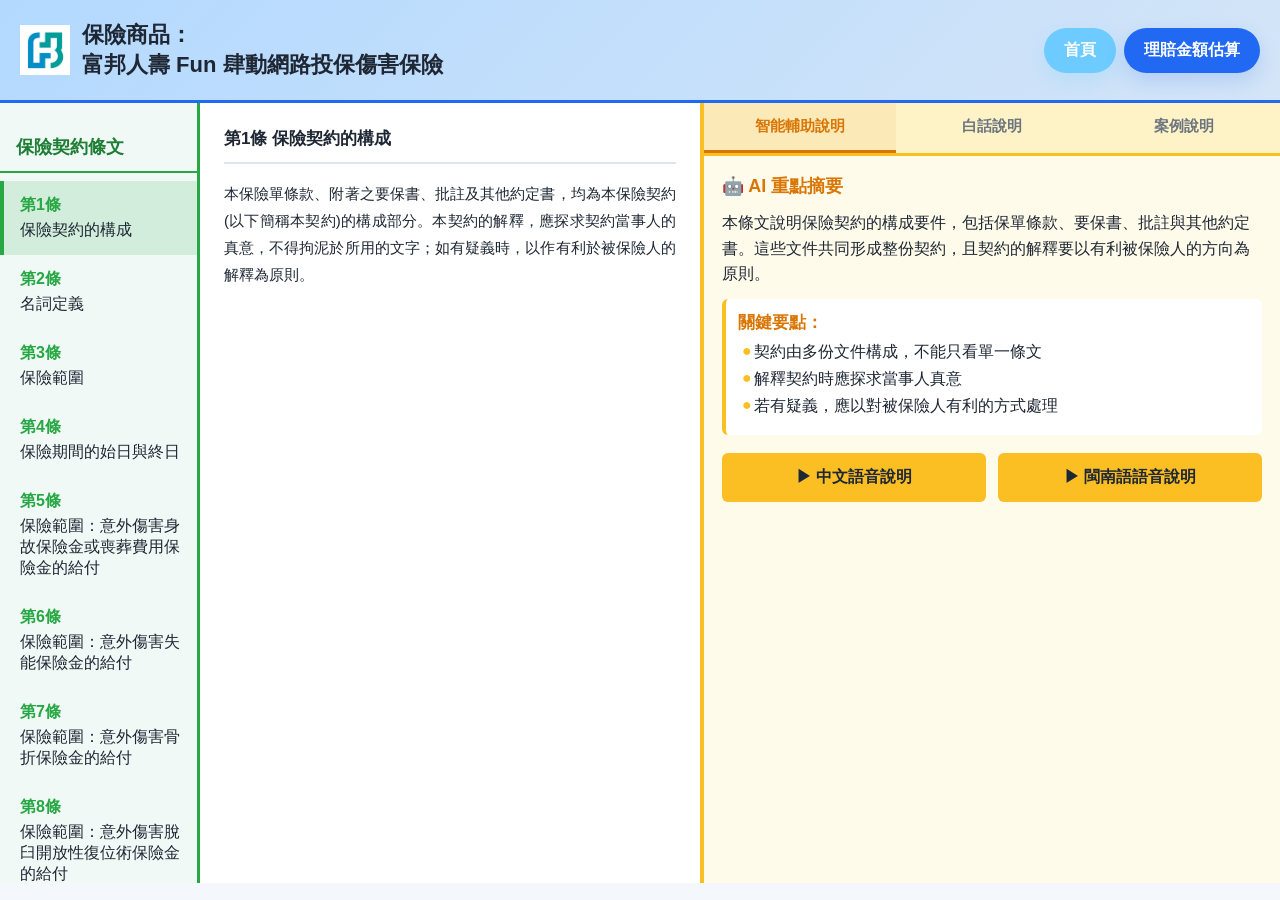
<file: simplify2_voice.html>
<!DOCTYPE html>
<html lang="zh-Hant">
<head>
  <meta charset="UTF-8" />
  <meta name="viewport" content="width=device-width, initial-scale=1.0" />
  <title>保險契約條文簡化</title>
  <link rel="stylesheet" href="styles_simplify.css" />

  <link rel="manifest" href="./manifest.json">
  <meta name="theme-color" content="#ffffff">
</head>
<body>
  <div class="container">
    <!-- 頂部頭條 -->
    <header class="header">
      <div class="header-content">
        <div class="header-brand">
          <img src="images/icon.jpg" alt="icon" class="icon" />
          <h1>保險商品：<br>富邦人壽 Fun 肆動網路投保傷害保險</h1>
        </div>
        <div class="header-actions">
          <a class="index-btn" href="index.html">首頁</a>
          <a class="estimate-btn" href="estimate2.html">理賠金額估算</a>
        </div>
      </div>
    </header>

    <div class="main-layout">
      <!-- 左側導航 -->
      <nav class="sidebar">
        <div class="sidebar-title">保險契約條文</div>
        <div class="nav-list">
          <button class="nav-item active" data-section="section1">
            <span class="section-num">第1條</span>
            <span class="section-title">保險契約的構成</span>
          </button>
          <button class="nav-item" data-section="section2">
            <span class="section-num">第2條</span>
            <span class="section-title">名詞定義</span>
          </button>
          <button class="nav-item" data-section="section3">
            <span class="section-num">第3條</span>
            <span class="section-title">保險範圍</span>
          </button>
          <button class="nav-item" data-section="section4">
            <span class="section-num">第4條</span>
            <span class="section-title">保險期間的始日與終日</span>
          </button>
          <button class="nav-item" data-section="section5">
            <span class="section-num">第5條</span>
            <span class="section-title">保險範圍：意外傷害身故保險金或喪葬費用保險金的給付</span>
          </button>
          <button class="nav-item" data-section="section6">
            <span class="section-num">第6條</span>
            <span class="section-title">保險範圍：意外傷害失能保險金的給付</span>
          </button>
          <button class="nav-item" data-section="section7">
            <span class="section-num">第7條</span>
            <span class="section-title">保險範圍：意外傷害骨折保險金的給付</span>
          </button>
          <button class="nav-item" data-section="section8">
            <span class="section-num">第8條</span>
            <span class="section-title">保險範圍：意外傷害脫臼開放性復位術保險金的給付</span>
          </button>
          <button class="nav-item" data-section="section9">
            <span class="section-num">第9條</span>
            <span class="section-title">保險範圍：意外傷害創傷縫合處置保險金的給付</span>
          </button>
          <button class="nav-item" data-section="section10">
            <span class="section-num">第10條</span>
            <span class="section-title">保險範圍：保險金給付的限制</span>
          </button>
          <button class="nav-item" data-section="section11">
            <span class="section-num">第11條</span>
            <span class="section-title">除外責任（原因）</span>
          </button>
          <button class="nav-item" data-section="section12">
            <span class="section-num">第12條</span>
            <span class="section-title">不保事項</span>
          </button>
        </div>
      </nav>

      <!-- 中間內容區域 -->
      <div class="content-area">
        <!-- 條文內容 -->
        <div class="article-content">
          <div class="section active" id="section1">
            <h2>第1條 保險契約的構成</h2>
            <div class="article-text">
              <p>本保險單條款、附著之要保書、批註及其他約定書，均為本保險契約(以下簡稱本契約)的構成部分。本契約的解釋，應探求契約當事人的真意，不得拘泥於所用的文字；如有疑義時，以作有利於被保險人的解釋為原則。</p>
            </div>
          </div>

          <div class="section" id="section2">
            <h2>第2條 名詞定義</h2>
            <div class="article-text">
              <p>本契約所用名詞定義如下：<br>
              一、「保險金額」：係指本契約投保時約定之保險金額。<br>
              二、「傷害」：係指被保險人於本契約有效期間內，遭受意外傷害事故，因而蒙受之傷害。<br>
              三、「意外傷害事故」：係指非由疾病引起之外來突發事故。<br>
              四、「醫院」：係指依照醫療法規定領有開業執照並設有病房收治病人之公、私立及醫療法人醫院。<br>
              五、「診所」：係指依照醫療法規定設立並具備開業執照之診所。<br>
              六、「醫師」：係指依法令取得醫師資格並經核准執業者。<br>
              七、「專科醫師」：係指經醫師考試及格，完成專科醫師訓練，並經中央衛生主管機關甄審合格，領有專科醫師證書者。<br>
              八、「脫臼開放性復位術」：係指符合國際疾病傷害及死因分類標準（ICD-9-CM）手術處置碼 79.81 至79.89 之手術處置。若醫界採用新版分類標準（例如：ICD-10-PCS），本公司於判斷時，應以與新版分類標準相對應之代碼作為判斷標準。</p>
            </div>
          </div>

          <div class="section" id="section3">
            <h2>第3條 保險範圍</h2>
            <div class="article-text">
              <p>被保險人於本契約有效期間內，因遭受意外傷害事故，致其身體蒙受傷害而致失能、死亡、骨折、接受脫臼開放性復位術治療或接受創傷縫合處置時，本公司依照本契約的約定，給付保險金。</p>
            </div>
          </div>

          <div class="section" id="section4">
            <h2>第4條 保險期間的始日與終日</h2>
            <div class="article-text">
              <p>本契約保險期間分別為一年、一百八十日或九十日三種，並以本契約保險單上所載日時為準。<br><br>
              <strong>第四條之一【保險責任的開始及交付保險費】</strong><br>
               本公司應自同意承保並收取第一期保險費後負保險責任，並應發給保險單作為承保的憑證。<br>
              本公司如於同意承保前，預收相當於第一期保險費之金額時，其應負之保險責任，以同意承保時溯自預收相當於第一期保險費金額時開始。但契約另有約定保險期間始日者，從其約定。<br>
              前項情形，在本公司為同意承保與否之意思表示前發生應予給付之保險事故時，本公司仍負保險責任。</p>
            </div>
          </div>

          <div class="section" id="section5">
            <h2>第5條 保險範圍：意外傷害身故保險金或喪葬費用保險金的給付</h2>
            <div class="article-text">
              <p>被保險人於本契約有效期間內遭受第二條約定的意外傷害事故，自意外傷害事故發生之日起一百八十日以內身故者，本公司按保險金額給付身故保險金。但超過一百八十日身故者，受益人若能證明被保險人之身故與該意外傷害事故具有因果關係者，不在此限。<br>
              訂立本契約時，以受監護宣告尚未撤銷者為被保險人，其「意外傷害身故保險金」變更為喪葬費用保險金。<br>
              前項被保險人於民國九十九年二月三日（含）以後所投保之喪葬費用保險金額總和（不限本公司），不得超過遺產及贈與稅法第十七條有關遺產稅喪葬費扣除額之半數，其超過部分本公司不負給付責任，本公司並應無息退還該超過部分之已繳保險費。<br>
              前項情形，如要保人向二家（含）以上保險公司投保，或向同一保險公司投保數個保險契(附)約，且其投保之喪葬費用保險金額合計超過所定之限額者，本公司於所承保之喪葬費用金額範圍內，依各要保書所載之要保時間先後，依約給付喪葬費用保險金至前項喪葬費用額度上限為止，如有二家以上保險公司之保險契約要保時間相同或無法區分其要保時間之先後者，各該保險公司應依其喪葬費用保險金額與扣除要保時間在先之保險公司應理賠之金額後所餘之限額比例分擔其責任。</p>
            </div>
          </div>

          <div class="section" id="section6">
            <h2>第6條 保險範圍：意外傷害失能保險金的給付</h2>
            <div class="article-text">
              <p>被保險人於本契約有效期間內遭受第二條約定的意外傷害事故，自意外傷害事故發生之日起一百八十日以內致成附表一所列失能程度之一者，本公司給付意外傷害失能保險金，其金額按保險金額乘以該表所列之給付比例計算。但超過一百八十日致成失能者，受益人若能證明被保險人之失能與該意外傷害事故具有因果關係者，不在此限。<br>
              被保險人因同一意外傷害事故致成附表一所列二項以上失能程度時，本公司給付各該項意外傷害失能保險金之和，最高以保險金額為限。但不同失能項目屬於同一手或同一足時，僅給付一項意外傷害失能保險金；若失能項目所屬失能等級不同時，給付較嚴重項目的意外傷害失能保險金。<br>
              被保險人因本次意外傷害事故所致之失能，如合併以前（含本契約訂立前）的失能，可領附表一所列較嚴重項目的意外傷害失能保險金者，本公司按較嚴重的項目給付意外傷害失能保險金，但以前的失能，視同已給付意外傷害失能保險金，應扣除之。<br>
              前項情形，若被保險人扣除以前的失能後得領取之保險金低於單獨請領之金額者，不適用合併之約定。<br>
              被保險人於本契約有效期間內因不同意外傷害事故申領意外傷害失能保險金時，本公司累計給付金額最高以保險金額為限。<br>
              第一項情形被保險人之失能如係附表一所列失能等級第一級者，本公司依本條約定給付保險金後，本契約效力即行終止。</p>
            </div>
          </div>

          <div class="section" id="section7">
            <h2>第7條 保險範圍：意外傷害骨折保險金的給付</h2>
            <div class="article-text">
              <p>被保險人於本契約有效期間內遭受第二條約定的意外傷害事故，自意外傷害事故發生之日起一百八十日以內，經醫院或診所治療，診斷確定致成附表二骨折別表所列項目之一，本公司按保險金額的 5%乘以附表二骨折別表所定給付比例，給付「意外傷害骨折保險金」。<br>
              如被保險人自意外傷害事故發生之日起超過一百八十日經診斷確定骨折者，若能證明其與該意外傷害事故具有因果關係者，本公司仍依前項約定給付「意外傷害骨折保險金」，不受前項一百八十日之限制。<br>
              附表二骨折別表內所載給付比例僅適用於骨骼完全折斷之情形。如係不完全骨折，其給付比例為完全骨折的二分之一；如係骨骼龜裂者，其給付比例為完全骨折的四分之一。<br>
              同一意外傷害事故僅給付一次意外傷害骨折保險金。如因同一意外傷害事故致有二處以上骨折時，本公司僅給付一項最高比例之意外傷害骨折保險金。</p>
            </div>
          </div>
          
          <div class="section" id="section8">
            <h2>第8條 保險範圍：意外傷害脫臼開放性復位術保險金的給付</h2>
            <div class="article-text">
              <p>被保險人於本契約有效期間內遭受第二條約定的意外傷害事故，自意外傷害事故發生之日起一百八十日以內，經醫院或診所治療，診斷確定致成附表三脫臼別表所列脫臼項目之一，經醫生診斷必須且實際施行「脫臼開放性復位術」治療者，本公司依其脫臼部位按保險金額的 5%乘以附表三脫臼別表所定給付比例，給付「意外傷害脫臼開放性復位術保險金」。<br>
              如被保險人自意外傷害事故發生之日起超過一百八十日經診斷確定脫臼而施行「脫臼開放性復位術」者，若能證明被保險人之脫臼與該意外傷害事故具有因果關係者，本公司仍依前項約定給付意外傷害脫臼開放性復位術保險金，不受前項一百八十日之限制。<br>
              同一意外傷害事故僅給付一次意外傷害脫臼開放性復位術保險金。如因同一意外傷害事故致成二項以上脫臼經醫師診斷必須且實際施行二項以上之「脫臼開放性復位術」治療者，本公司僅給付一項較高比例之意外傷害脫臼開放性復位術保險金。</p>
            </div>
          </div>
          
          <div class="section" id="section9">
            <h2>第9條 保險範圍：意外傷害創傷縫合處置保險金的給付</h2>
            <div class="article-text">
              <p>被保險人於本契約有效期間內遭受第二條約定的意外傷害事故，於醫院或診所經醫師診斷必須接受創傷縫合處置治療且已接受縫合處置者，本公司依其創傷大小按保險金額的 0.1%乘以附表四意外創傷縫合處置項目及給付比例表所定給付比例，給付「意外傷害創傷縫合處置保險金」。<br>
              同一意外傷害事故僅給付一次意外傷害創傷縫合處置保險金。如因同一意外傷害事故而接受二項以上創傷縫合處置者，本公司僅給付一項較高比例之意外傷害創傷縫合處置保險金。</p>
            </div>
          </div>

          <div class="section" id="section10">
            <h2>第10條 保險範圍：保險金給付的限制</h2>
            <div class="article-text">
              <p>被保險人於本契約有效期間內因同一意外傷害事故致成失能後身故，並符合本契約第五條及第六條約定之申領條件時，本公司之給付總金額合計最高以保險金額為限。<br>
              前項情形，受益人已受領意外傷害失能保險金者，本公司僅就保險金額與已受領金額間之差額負給付責任。<br>
              被保險人於本契約有效期間內因不同意外傷害事故致成失能、身故時，受益人得依第五條及第六條之約定分別申領保險金，不適用第一項之約定。</p>
            </div>
          </div>
        
          <div class="section" id="section11">
            <h2>第11條 除外責任（原因）</h2>
            <div class="article-text">
              <p>被保險人因下列原因致成死亡、失能或傷害時，本公司不負給付保險金的責任：<br>
              一、要保人、被保險人的故意行為。<br>
              二、被保險人犯罪行為。<br>
              三、被保險人飲酒後駕（騎）車，其吐氣或血液所含酒精成份超過道路交通法令規定標準者。<br>
              四、戰爭（不論宣戰與否）、內亂及其他類似的武裝變亂。但契約另有約定者不在此限。<br>
              五、因原子或核子能裝置所引起的爆炸、灼熱、輻射或污染。但契約另有約定者不在此限。前項第一款及第二十三條情形（除被保險人的故意行為外），致被保險人傷害或失能時，本公司仍給付保險金。</p>
            </div>
          </div>
          
          <div class="section" id="section12">
            <h2>第12條 不保事項</h2>
            <div class="article-text">
              <p>被保險人從事下列活動，致成死亡、失能或傷害時，除本契約另有約定外，本公司不負給付保險金的責任：<br>
              一、被保險人從事角力、摔跤、柔道、空手道、跆拳道、馬術、拳擊、特技表演等的競賽或表演。<br>
              二、被保險人從事汽車、機車及自由車等的競賽或表演。</p>
            </div>
          </div>
        </div>

        <!-- 右側說明標籤 -->
        <div class="explanation-panel">
          <div class="explanation-tabs">
            <button class="tab-btn active" data-tab="smart">智能輔助說明</button>
            <button class="tab-btn" data-tab="simple">白話說明</button>
            <button class="tab-btn" data-tab="example">案例說明</button>
                      </div>

          <div class="explanation-content">
            <!-- 第1條說明 -->
            <div class="section-explanation" id="section1-explanation">
              <!-- 智能輔助說明 -->
              <div class="tab-content active" data-section="section1" data-tab="smart">
                <div class="explanation-box">
                  <h3>🤖 AI 重點摘要</h3>
                  <p>本條文說明保險契約的構成要件，包括保單條款、要保書、批註與其他約定書。這些文件共同形成整份契約，且契約的解釋要以有利被保險人的方向為原則。</p>
                  <div class="highlight-box">
                    <strong>關鍵要點：</strong>
                    <ul>
                      <li>契約由多份文件構成，不能只看單一條文</li>
                      <li>解釋契約時應探求當事人真意</li>
                      <li>若有疑義，應以對被保險人有利的方式處理</li>
                    </ul>
                  </div>
                  <br>
                  <div class="button-group">
                    <button class="play-btn">▶ 中文語音說明</button>
                    <button class="play-btn" data-voice="minnan" data-minnan-text="Pún tiâu-bûn suat-bîng pó-hiám khuè-iok ê kòo-sîng iàu-kiānn, pau-kuat pó-tuann tiâu-khuán, iàu-pó-tsheh, phue-tsù kap kî-thann iok-tiānn-tsheh. Tsiah-ê bûn-kiānn kiōng-tông tsiânn-tsò kui hūn khuè-iok, jî-tshiánn khuè-iok ê kái-sueh beh í iú-lī hông-pó-hiám-jîn ê hong-hiòng sī guân-tsik.
                    Kuan-kiān iàu-tiám:
                    Khuè-iok iû tsē hūn bûn-kiānn kòo-sîng, bē-tàng kan-na khuànn tan-it tiâu-bûn.
                    Kái-sueh khuè-iok sî ìn thàm-kiû tong-sū-jîn tsin-ì.
                    Nā ū gî-gī, ìn í tuì hông-pó-hiám-jîn iú-lī ê hong-sik tshú-lí.">▶ 閩南語語音說明</button>
                  </div>
                </div>
              </div>

              <!-- 白話說明 -->
              <div class="tab-content" data-section="section1" data-tab="simple">
                <div class="explanation-box">
                  <h3>📖 白話說明</h3>
                  <p>這一條在說明保險契約不是只有一張保單，還包含你填的要保書和保險公司加上的批註或特別約定。換句話說，整份契約要一起看，不能只看某一句話。</p>
                  <div class="highlight-box">
                    <strong>簡單重點：</strong>
                    <ul>
                      <li>保險契約包含保單、要保書和批註</li>
                      <li>條文有疑問時要找真實意思</li>
                      <li>有爭議時，傾向對被保險人有利</li>
                    </ul>
                  </div>
                  <br>
                  <div class="button-group">
                    <button class="play-btn">▶ 中文語音說明</button>
                    <button class="play-btn" data-voice="minnan" data-minnan-text="Tsit tsi̍t-tiâu leh suat-bîng pó-hiám khuè-iok m̄ sī kan-na ū tsi̍t tiunn pó-tuann, koh pau-hâm lí thūn ê iàu-pó-tsheh kap pó-hiám kong-si ka-siōng ê phue-tsù ia̍h-sī ti̍k-pia̍t iok-sok. Uānn kù-uē lâi kóng, kui hūn khuè-iok beh tsò-hué khuànn, bē-tàng kan-na khuànn bóo tsi̍t kù uē.
                    Kán-tan tiōng-tiám:
                    Pó-hiám khuè-iok pau-hâm pó-tuann, iàu-pó-tsheh kap phue-tsù.
                    Tiâu-bûn ū gî-būn sî beh tshuē tsin-si̍t ì-sù.
                    Ū tsing-gī sî, khing-hiòng tuì hông-pó-hiám-jîn iú-lī.">▶ 閩南語語音說明</button>
                  </div>
                </div>
              </div>

              <!-- 案例說明 -->
              <div class="tab-content" data-section="section1" data-tab="example">
                <div class="explanation-box">
                  <h3>📋 案例說明</h3>
                  <div class="highlight-box">
                    <p><strong>案例：</strong>張小姐的保單</p>
                    <ul>
                      <li>保單本體寫明基本保障</li>
                      <li>要保書記錄她申請的保額與資料</li>
                      <li>公司加註的特殊條件也算契約一部分</li>
                      <li>因此解釋時要把所有文件一起看</li>
                    </ul>
                  </div>
                  <br>
                  <div class="button-group">
                    <button class="play-btn">▶ 中文語音說明</button>
                    <button class="play-btn" data-voice="minnan" data-minnan-text="Àn-lē:
                    Tiunn sió-tsiá ê pó-tuann.
                    Pó-tuann pún-thé siá-miâ ki-pún pó-tsiong.
                    Beh pó-tsheh kì-lio̍k i sin-tshíng ê pó-gia̍h kap tsu-liāu.
                    Kong-si ka-tsù ê ti̍k-sû tiâu-kiānn mā sǹg khuè-iok tsi̍t pōo-hūn.
                    Tsua̋n-ne kái-sueh sî beh kā sóo-ū bûn-kiānn tsò-hué khuànn.">▶ 閩南語語音說明</button>
                  </div>
                </div>
              </div>
            </div>

            <!-- 第2條說明 -->
            <div class="section-explanation" id="section2-explanation" style="display: none;">
              <!-- 智能輔助說明 -->
              <div class="tab-content active" data-section="section2" data-tab="smart">
                <div class="explanation-box">
                  <h3>🤖 AI 重點摘要</h3>
                  <p>本條文定義了本契約中重要的專業用語，包括保險金額、保險年齡、傷害、意外傷害事故、醫療機構與手術術語。正確理解這些詞彙，有助於判斷保險責任與給付條件。</p>
                  <div class="highlight-box">
                    <strong>核心名詞：</strong>
                    <ul>
                      <li>保險金額：投保時約定的保障金額</li>
                      <li>傷害與意外傷害事故：事故必須是外來突發原因</li>
                      <li>醫師/專科醫師：持證執業的醫療專業人員</li>
                    </ul>
                  </div>
                  <br>
                  <div class="button-group">
                    <button class="play-btn">▶ 中文語音說明</button>
                    <button class="play-btn" data-voice="minnan" data-minnan-text="Pún tiâu-bûn tīng-gī pún khuè-iok tiong tiōng-iàu--ê tsuan-gia̍p iōng-gí, pau-kuat pó-hiám kim-gia̍h, pó-hiám nî-kí, siong-hāi, ì-guā siong-hāi sū-kòo, i-liâu ki-kuan kap tshiú-su̍t iōng-gú. Tsìng-khak lí-kái tsiah-ê gú-luī, ū-pang-tsōo phuànn-tuàn pó-hiám tsik-jīm kap kip-hù tiâu-kiānn.
                    Hi̍k-sim bîng-sû:
                    Pó-hiám kim-gia̍h: Tâu-pó sî iok-sok ê pó-tsiong kim-gia̍h.
                    Siong-hāi kap ì-guā siong-hāi sū-kòo: Sū-kòo ài sī guā-lâi tu̍t-huat guân-in.
                    I-su / tsuan-kho i-su: The̍h tsìng tsip-gia̍p ê i-liâu tsuan-gia̍p jîn-uân.">▶ 閩南語語音說明</button>
                  </div>
                </div>
              </div>

              <!-- 白話說明 -->
              <div class="tab-content" data-section="section2" data-tab="simple">
                <div class="explanation-box">
                  <h3>📖 白話說明</h3>
                  <p>這一條在解釋一些重要的詞，例如「保險金額」就是你實際買的保險額，「意外傷害事故」是指突發的外來事件，不包括疾病。還有「醫院」、「診所」、「醫師」都是有執照的醫療機構與專業人員。</p>
                  <div class="highlight-box">
                    <strong>簡單重點：</strong>
                    <ul>
                      <li>保險金額是你投保時約定的金額</li>
                      <li>意外傷害事故要是突發、外來的事故</li>
                      <li>醫師和專科醫師需依法取得資格</li>
                    </ul>
                  </div>
                  <br>
                  <div class="button-group">
                    <button class="play-btn">▶ 中文語音說明</button>
                    <button class="play-btn" data-voice="minnan" data-minnan-text="Tsit tsi̍t-tiâu leh kái-sueh tsi̍t-kuá tiōng-iàu--ê sû, pí-lūn pó-hiám kim-gia̍h tō sī lí si̍t-tsè bé ê pó-hiám-gia̍h, ì-guā siong-hāi sū-kòo sī kí tu̍t-huat ê guā-lâi sū-kiānn, bô pau-kuat tsi̍t-huān. Iáu ū pēnn-īnn, tsín-sóo, i-su lóng sī ū tsip-tsiàu ê i-liâu ki-kuan kap tsuan-gia̍p jîn-uân.
                    Kán-tan tiōng-tiám:
                    Pó-hiám kim-gia̍h sī lí tâu-pó sî iok-sok ê kim-gia̍h.
                    Ì-guā siong-hāi sū-kòo nā-sī tu̍t-huat, guā-lâi ê sū-kòo.
                    I-su kap tsuan-kho i-su su i-huat the̍h-tio̍h tsu-keh.">▶ 閩南語語音說明</button>
                  </div>
                </div>
              </div>

              <!-- 案例說明 -->
              <div class="tab-content" data-section="section2" data-tab="example">
                <div class="explanation-box">
                  <h3>📋 案例說明</h3>
                  <div class="highlight-box">
                    <p><strong>案例：</strong>王先生的用語解讀</p>
                    <ul>
                      <li>保險金額：保單上寫的200萬元</li>
                      <li>意外傷害事故：他騎車被撞，是外來突發事件</li>
                      <li>醫師：必須是有執照的醫生</li>
                      <li>脫臼開放性復位術：符合手術代碼的復位手術</li>
                    </ul>
                  </div>
                  <br>
                  <div class="button-group">
                    <button class="play-btn">▶ 中文語音說明</button>
                    <button class="play-btn" data-voice="minnan" data-minnan-text="Àn-lē:
                    Ông sian-sinn ê iōng-gí kái-tho̍k.
                    Pó-hiám kim-gia̍h: Pó-tuann tíng-bīn siá ê 200 bān khoo.
                    Ì-guā siong-hāi sū-kòo: I khiâ-tshia hōo lâng lòng, sī guā-lâi tu̍t-huat sū-kiānn.
                    I-su: Ài sī ū tsip-tsiàu ê i-sing.
                    Thu̍t-lûn khai-hòng-sìng iū-uī-su̍t: Hû-ha̍p tshiú-su̍t tāi-bé ê iū-uī tshiú-su̍t.">▶ 閩南語語音說明</button>
                  </div>
                </div>
              </div>
            </div>


            <!-- 第3條說明 -->
            <div class="section-explanation" id="section3-explanation" style="display: none;">
              <div class="tab-content active" data-section="section3" data-tab="smart">
                <div class="explanation-box">
                  <h3>🤖 AI 重點摘要</h3>
                  <p>本條文列出保險公司的責任範圍：被保險人因意外傷害事故死亡、失能、骨折、需要脫臼復位手術或創傷縫合時，保險公司依約給付保險金。</p>
                  <div class="highlight-box">
                    <strong>重要範圍：</strong>
                    <ul>
                      <li>死亡與失能均屬理賠範圍</li>
                      <li>骨折、脫臼復位與創傷縫合也可理賠</li>
                      <li>必須是意外傷害事故所致</li>
                    </ul>
                  </div>
                  <br>
                  <div class="button-group">
                    <button class="play-btn">▶ 中文語音說明</button>
                    <button class="play-btn" data-voice="minnan" data-minnan-text="Pún tiâu-bûn lia̍t-tshut pó-hiám kong-si ê tsik-jīm huān-uî: Hông-pó-hiám-jîn in-uī ì-guā siong-hāi sū-kòo óng-sing, sit-lîng, kut-tsi̍h, su-iàu thu̍t-lûn iū-uī tshiú-su̍t ia̍h-sī tshòng-siong thīnn-ha̍h sî, pó-hiám kong-si i-iok kip-hù pó-hiám-kim.
                    Tiōng-iàu huān-uî:
                    Óng-sing kap sit-lîng lóng sio̍k puê-siông huān-uî.
                    Kut-tsi̍h, thu̍t-lûn iū-uī kap tshòng-siong thīnn-ha̍h mā thang puê-siông.
                    Ài sī ì-guā siong-hāi sū-kòo sóo tì.">▶ 閩南語語音說明</button>
                  </div>
                </div>
              </div>

              <div class="tab-content" data-section="section3" data-tab="simple">
                <div class="explanation-box">
                  <h3>📖 白話說明</h3>
                  <p>這一條說明保險公司會賠的情況，包含你因意外受傷後死亡或重傷失能，還包括骨折、脫臼復位手術和傷口縫合等情況。</p>
                  <br>
                  <div class="button-group">
                    <button class="play-btn">▶ 中文語音說明</button>
                    <button class="play-btn" data-voice="minnan" data-minnan-text="Tsit tsi̍t-tiâu suat-bîng pó-hiám kong-si ē puê ê tsîng-hîng, pau-hâm lí in-uī ì-guā sún-siong liáu-āu óng-sing ia̍h-sī tāng-siong sit-lîng, koh pau-kuat kut-tsi̍h, thu̍t-lûn iū-uī tshiú-su̍t kap khang-tshuì thīnn-ha̍h tíng tsîng-hîng.">▶ 閩南語語音說明</button>
                  </div>
                </div>
              </div>

              <div class="tab-content" data-section="section3" data-tab="example">
                <div class="explanation-box">
                  <h3>📋 案例說明</h3>
                  <div class="highlight-box">
                    <p><strong>案例：</strong>騎車意外受傷</p>
                    <ul>
                      <li>被保險人騎車被撞，造成骨折</li>
                      <li>需要脫臼復位手術</li>
                      <li>同時也有創傷縫合治療</li>
                      <li>這些都在第3條的理賠範圍內</li>
                    </ul>
                  </div>
                  <br>
                  <div class="button-group">
                    <button class="play-btn">▶ 中文語音說明</button>
                    <button class="play-btn" data-voice="minnan" data-minnan-text="Àn-lē:
                    Khiâ-tshia ì-guā sún-siong.
                    Hông-pó-hiám-jîn khiâ-tshia hōo lâng lòng, tsō-sîng kut-tsi̍h.
                    Su-iàu thu̍t-lûn iū-uī tshiú-su̍t.
                    Siāng-sî mā ū tshòng-siong thīnn-ha̍h tī-liâu.
                    Tsiah-ê lóng tī tē 3 tiâu ê puê-siông huān-uî lāi.">▶ 閩南語語音說明</button>
                  </div>
                </div>
              </div>
            </div>

            <!-- 第4條說明 -->
            <div class="section-explanation" id="section4-explanation" style="display: none;">
              <div class="tab-content active" data-section="section4" data-tab="smart">
                <div class="explanation-box">
                  <h3>🤖 AI 重點摘要</h3>
                  <p>本條文說明保險期間的起訖日，並補充第4條之一，指出保險責任通常自同意承保並收取第一期保費後開始；若契約另有約定，則從約定的生效日開始。</p>
                  <div class="highlight-box">
                    <strong>重點內容：</strong>
                    <ul>
                      <li>保險期間有起日與終日</li>
                      <li>責任開始通常與收取首期保費有關</li>
                      <li>若另有約定，依約定日時開始</li>
                    </ul>
                  </div>
                  <br>
                  <div class="button-group">
                    <button class="play-btn">▶ 中文語音說明</button>
                    <button class="play-btn" data-voice="minnan" data-minnan-text="Pún tiâu-bûn suat-bîng pó-hiám kî-kan ê khí-gut-ji̍t, pīng póo-thinn tē 4 tiâu tsi it, tsí-tshut pó-hiám tsik-jīm thong-siông tsū tông-ì sîn-pó pīng siu-tshú tē-it kî pó-huì liáu-āu khai-sí; Nā khuè-iok līng-guā ū iok-sok, tsiū uì iok-sok ê tshenn-hāu-ji̍t khai-sí.
                    Tiōng-tiám lāi-iông:
                    Pó-hiám kî-kan ū khí-ji̍t kap tsiong-ji̍t.
                    Tsik-jīm khai-sí thong-siông kap siu-tshú siú kî pó-huì iú-kuan.
                    Nā līng-guā ū iok-sok, i iok-sok li̍t--sî khai-sí.">▶ 閩南語語音說明</button>
                  </div>
                </div>
              </div>

              <div class="tab-content" data-section="section4" data-tab="simple">
                <div class="explanation-box">
                  <h3>📖 白話說明</h3>
                  <p>這一條在說明保險到底從哪一天開始、到哪一天結束。通常保險公司同意承保並收了第一期保費後，保單就開始生效；如果有特別約定，也會從約定的日期開始。</p>
                  <br>
                  <div class="button-group">
                    <button class="play-btn">▶ 中文語音說明</button>
                    <button class="play-btn" data-voice="minnan" data-minnan-text="Tsit tsi̍t-tiâu leh suat-bîng pó-hiám tàu-té uì tó tsi̍t kang khai-sí, kàu tó tsi̍t kang kiat-sok. Thong-siông pó-hiám kong-si tông-ì sîn-pó pīng siu tē-it kî pó-huì liáu-āu, pó-tuann tō khai-sí sing-hāu; Nā ū ti̍k-pia̍t iok-sok, mā ē uì iok-sok ê ji̍t-kî khai-sí.">▶ 閩南語語音說明</button>
                  </div>
                </div>
              </div>

              <div class="tab-content" data-section="section4" data-tab="example">
                <div class="explanation-box">
                  <h3>📋 案例說明</h3>
                  <div class="highlight-box">
                    <p><strong>案例：</strong>保單生效時間</p>
                    <ul>
                      <li>投保申請後，保險公司同意承保</li>
                      <li>保險公司收取首期保費後保單啟動</li>
                      <li>如果契約另有生效日期，就從那天開始</li>
                      <li>經常要看「保險期間」和「責任開始」兩個時間</li>
                    </ul>
                  </div>
                  <br>
                  <div class="button-group">
                    <button class="play-btn">▶ 中文語音說明</button>
                    <button class="play-btn" data-voice="minnan" data-minnan-text="Àn-lē:
                    Pó-tuann sing-hāu sî-kan.
                    Tâu-pó sin-tshíng liáu-āu, pó-hiám kong-si tông-ì sîn-pó.
                    Pó-hiám kong-si siu-tshú siú kî pó-huì liáu-āu pó-tuann huat-tōng.
                    Nā khuè-iok līng ū sing-hāu ji̍t-kî, tō uì hit kang khai-sí.
                    Tiānn-tiānn beh khuànn pó-hiám kî-kan kap tsik-jīm khai-sí nn̄g ê sî-kan.">▶ 閩南語語音說明</button>
                  </div>
                </div>
              </div>
            </div>

            <!-- 第5條說明 -->
            <div class="section-explanation" id="section5-explanation" style="display: none;">
              <div class="tab-content active" data-section="section5" data-tab="smart">
                <div class="explanation-box">
                  <h3>🤖 AI 重點摘要</h3>
                  <p>本條文規定意外傷害身故保險金或喪葬費用保險金的給付，並說明若身故時間超過180日但能證明因意外死亡，仍可給付。還提到監護宣告者保險金會改為喪葬費用保險金，以及超過法定限額時的退費處理。</p>
                  <div class="highlight-box">
                    <strong>重點內容：</strong>
                    <ul>
                      <li>身故180日內給付身故保險金</li>
                      <li>超過180日也可給付，但要證明因果關係</li>
                      <li>監護宣告者保險金改為喪葬費用保險金</li>
                    </ul>
                  </div>
                  <br>
                  <div class="button-group">
                    <button class="play-btn">▶ 中文語音說明</button>
                    <button class="play-btn" data-voice="minnan" data-minnan-text="Pún tiâu-bûn kui-tīng ì-guā siong-hāi sin-kòo pó-hiám-kim ia̍h-sī song-tsòng huì-iōng pó-hiám-kim ê kip-hù, pīng suat-bîng nā sin-kòo sî-kan tshiau-kuè 180 hō m̄-koh ē-tàng tsìng-bîng in-uī ì-guā óng-sing, iáu thang kip-hù. Koh kóng-tio̍h kàm-hōo suan-kò tsiá pó-hiám-kim ē kái-tsò song-tsòng huì-iōng pó-hiám-kim, í-ki̍p tshiau-kuè huat-tīng hān-gia̍h sî ê thè-huì tshú-lí.
                    Tiōng-tiám lāi-iông:
                    Sin-kòo 180 hō lāi kip-hù sin-kòo pó-hiám-kim.
                    Tshiau-kuè 180 hō mā thang kip-hù, m̄-koh beh tsìng-bîng in-kó kuan-hē.
                    Kàm-hōo suan-kò tsiá pó-hiám-kim kái-tsò song-tsòng huì-iōng pó-hiám-kim.">▶ 閩南語語音說明</button>
                  </div>
                </div>
              </div>

              <div class="tab-content" data-section="section5" data-tab="simple">
                <div class="explanation-box">
                  <h3>📖 白話說明</h3>
                  <p>這一條說明：如果被保險人因意外身故，保險公司會賠身故保險金；如果已經是監護被保險人，就改賠喪葬費用。若超過180天身故，只要能證明是意外造成，也仍可能理賠。</p>
                  <br>
                  <div class="button-group">
                    <button class="play-btn">▶ 中文語音說明</button>
                    <button class="play-btn" data-voice="minnan" data-minnan-text="Tsit tsi̍t-tiâu suat-bîng: Nā hông-pó-hiám-jîn in-uī ì-guā sin-kòo, pó-hiám kong-si ē puê-sin kòo pó-hiám-kim; Nā í-king sī kàm-hōo hông-pó-hiám-jîn, tō kái-puê song-tsòng huì-iōng. Nā tshiau-kuè 180 kang sin-kòo, tsí-iàu ē-tàng tsìng-bîng sī ì-guā tsō-sîng, mā iáu khó-lîng puê-siông.">▶ 閩南語語音說明</button>
                  </div>
                </div>
              </div>

              <div class="tab-content" data-section="section5" data-tab="example">
                <div class="explanation-box">
                  <h3>📋 案例說明</h3>
                  <div class="highlight-box">
                    <p><strong>案例：</strong>李先生意外身故</p>
                    <p>保險金額 100 萬。李先生騎車發生意外，事故發生 120 日內身故，保險公司按身故保險金 100 萬給付；若超過 180 日身故，則需要受益人提出醫學證明該意外與身故具因果關係，才能理賠。</p>
                  </div>
                  <br>
                  <div class="button-group">
                    <button class="play-btn">▶ 中文語音說明</button>
                    <button class="play-btn" data-voice="minnan" data-minnan-text="Àn-lē:
                    Lí--sian-sinn ì-guā sin-kòo.
                    Pó-hiám kim-gia̍h  100 bān. Lí--sian-sinn khiâ-tshia huat-sing ì-guā, sū-kòo huat-sing  120 ji̍t lāi sin-kòo, pó-hiám kong-si tshi̍h sin-kòo pó-hiám-kim  100 bān kip-hù; Nā tshiau-kuè  180 ji̍t sin-kòo, tsiū su-iàu siū-ik-jîn the̍h-tshut i-ha̍k tsìng-bîng kai ì-guā kap sin-kòo kū in-kó kuan-hē, tsiah ē-tàng puê-siông.">▶ 閩南語語音說明</button>
                  </div>
                </div>
              </div>
            </div>

            <!-- 第6條說明 -->
            <div class="section-explanation" id="section6-explanation" style="display: none;">
              <div class="tab-content active" data-section="section6" data-tab="smart">
                <div class="explanation-box">
                  <h3>🤖 AI 重點摘要</h3>
                  <p>本條文規定意外傷害失能保險金的給付方式。它強調給付依附表比例計算，同一手或同一足若有多項失能，僅給付一項；若已有以前的失能，應先扣除原先給付部分。</p>
                  <div class="highlight-box">
                    <strong>重點內容：</strong>
                    <ul>
                      <li>依附表比例給付失能保險金</li>
                      <li>同一手或足僅給付一項最高金額</li>
                      <li>既有失能須先扣除，再計算給付</li>
                    </ul>
                  </div>
                  <br>
                  <div class="button-group">
                    <button class="play-btn">▶ 中文語音說明</button>
                    <button class="play-btn" data-voice="minnan" data-minnan-text="Pún tiâu-bûn kui-tīng ì-guā siong-hāi sit-lîng pó-hiám-kim ê kip-hù hong-sik. I kiông-tiāu kip-hù i hù-pió pí-lē khîng-hun, kāng tsi̍t tshiú ia̍h-sī kāng tsi̍t tsiok nā ū tsē hāng sit-lîng, kan-na kip-hù tsi̍t hāng; Nā í-king ū khah-tsá ê sit-lîng, ìn sing khàu-tû guân-pún kip-hù pōo-hūn.
                    Tiōng-tiám lāi-iông:
                    I hù-pió pí-lē kip-hù sit-lîng pó-hiám-kim.
                    Kāng tsi̍t tshiú ia̍h-sī tsiok kan-na kip-hù tsi̍t hāng siōng kuân kim-gia̍h.
                    Pún-lâi tō ū sit-lîng su sing khàu-tû, tsiah-koh khîng-hun kip-hù.">▶ 閩南語語音說明</button>
                  </div>
                </div>
              </div>

              <div class="tab-content" data-section="section6" data-tab="simple">
                <div class="explanation-box">
                  <h3>📖 白話說明</h3>
                  <p>這條說的是你如果因意外造成失能，保險公司會按附表給你賠。其中如果是同一隻手或同一隻腳的多個失能項目，只會算一項；如果你之前就有失能，新的給付要扣掉原來已給付的部分。</p>
                  <br>
                  <div class="button-group">
                    <button class="play-btn">▶ 中文語音說明</button>
                    <button class="play-btn" data-voice="minnan" data-minnan-text="Tsit tiâu kóng ê sī lí nā in-uī ì-guā tsō-sîng sit-lîng, pó-hiám kong-si ē tshi̍h hù-pió hōo lí puê. Kî-tiong nā sī kāng tsi̍t ki tshiú ia̍h-sī kāng tsi̍t ki kha ê kuí-nā ê sit-lîng hāng-bo̍k, kan-na ē sǹg tsi̍t hāng; Nā lí tsìn-tsîng tō ū sit-lîng, sin ê kip-hù beh khàu-tiāu guân-lâi í-king kip-hù ê pōo-hūn.">▶ 閩南語語音說明</button>
                  </div>
                </div>
              </div>

              <div class="tab-content" data-section="section6" data-tab="example">
                <div class="explanation-box">
                  <h3>📋 案例說明</h3>
                  <div class="highlight-box">
                    <p><strong>案例一：多肢體失能</strong></p>
                    <p>保險金額 100 萬。李先生因意外造成右手失能（50%，給付 50 萬）與一足五趾均缺失（40%，給付 40 萬），保險公司分別給付，最高不超過 100 萬。</p>
                    <p><strong>案例二：既有失能扣除</strong></p>
                    <p>若李先生已有舊失能曾領 20 萬，新的失能給付要先扣除此部分，新給付 = 新項目應得 - 已給付 20 萬。</p>
                  </div>
                  <br>
                  <div class="button-group">
                    <button class="play-btn">▶ 中文語音說明</button>
                    <button class="play-btn" data-voice="minnan" data-minnan-text="Àn-lē tsi̍t: Tsē-ki-thé sit-lîng.
                    Pó-hiám kim-gia̍h  100 bān. Lí--sian-sinn in-uī ì-guā tsō-sîng tsiànn-tshiú sit-lîng (50 %, kip-hù  50 bān) kap tsi̍t tsiok gōo-tsí lóng khuat-sit (40 %, kip-hù  40 bān), pó-hiám kong-si hun-piat kip-hù, siōng kuân bô tshiau-kuè  100 bān.
                    Àn-lē jī: Pún-lâi tō ū sit-lîng khàu-tû.
                    Nā lí--sian-sinn í-king ū kū sit-lîng bat niá  20 bān, sin ê sit-lîng kip-hù ài sing khàu-tû tshú pōo-hūn, sin kip-hù  =  sin hāng-bo̍k ìn tio̍h - í-king kip-hù  20 bān.">▶ 閩南語語音說明</button>
                  </div>
                </div>
              </div>
            </div>

            <!-- 第7條說明 -->
            <div class="section-explanation" id="section7-explanation" style="display: none;">
              <div class="tab-content active" data-section="section7" data-tab="smart">
                <div class="explanation-box">
                  <h3>🤖 AI 重點摘要</h3>
                  <p>本條文說明意外傷害骨折保險金的給付，包含給付比例、180日後仍可理賠的條件，以及不完全骨折與裂紋骨折的給付比例差異。</p>
                  <div class="highlight-box">
                    <strong>重點內容：</strong>
                    <ul>
                      <li>骨折按附表比例給付，基本為5%乘以比例</li>
                      <li>不完全骨折給付一半，裂紋骨折給付四分之一</li>
                      <li>同一次事故只給付一次骨折保險金</li>
                    </ul>
                  </div>
                  <br>
                  <div class="button-group">
                    <button class="play-btn">▶ 中文語音說明</button>
                    <button class="play-btn" data-voice="minnan" data-minnan-text="Pún tiâu-bûn suat-bîng ì-guā siong-hāi kut-tsi̍h pó-hiám-kim ê kip-hù, pau-hâm kip-hù pí-lē, 180 hō liáu-āu iáu thang puê-siông ê tiâu-kiānn, í-ki̍p bô uân-tsuân kut-tsi̍h kap li̍h-bûn kut-tsi̍h ê kip-hù pí-lē tsha-piat.
                    Tiōng-tiám lāi-iông:
                    Kut-tsi̍h tshi̍h hù-pió pí-lē kip-hù, ki-pún sī 5 % sîng-í pí-lē.
                    Bô uân-tsuân kut-tsi̍h kip-hù tsi̍t-puànn, li̍h-bûn kut-tsi̍h kip-hù sì-hun-tsi-it.
                    Kāng tsi̍t-pái sū-kòo kan-na kip-hù tsi̍t-pái kut-tsi̍h pó-hiám-kim">▶ 閩南語語音說明</button>
                  </div>
                </div>
              </div>

              <div class="tab-content" data-section="section7" data-tab="simple">
                <div class="explanation-box">
                  <h3>📖 白話說明</h3>
                  <p>這條是說如果你骨折了，保險公司會按表上的比例賠。若骨折不是完全折斷，賠的金額會少一些；如果只是裂紋，賠得更少。而同一次意外只能拿一次骨折理賠。</p>
                  <br>
                  <div class="button-group">
                    <button class="play-btn">▶ 中文語音說明</button>
                    <button class="play-btn" data-voice="minnan" data-minnan-text="Tsit tiâu sī kóng nā lí kut-tsi̍h--ah, pó-hiám kong-si ē tshi̍h pió tíng-bīn ê pí-lē puê. Nā kut-tsi̍h m̄ sī uân-tsuân áu-tn̄g, puê ê kim-gia̍h ē kiám tsi̍t-kuá; Nā tsí-sī li̍h-bûn, puê kah koh-khah tsió. Ah kāng tsi̍t-pái ì-guā kan-na ē-tàng the̍h tsi̍t-pái kut-tsi̍h puê-siông.">▶ 閩南語語音說明</button>
                  </div>
                </div>
              </div>

              <div class="tab-content" data-section="section7" data-tab="example">
                <div class="explanation-box">
                  <h3>📋 案例說明</h3>
                  <div class="highlight-box">
                    <p><strong>案例一：完全骨折</strong></p>
                    <p>保險金額 100 萬。張小姐手臂完全骨折，按保險金額 5% × 附表比例（40%）= 2 萬給付。</p>
                    <p><strong>案例二：裂紋骨折</strong></p>
                    <p>若為裂紋骨折，給付比例為完全骨折的一半，即 100 萬 × 5% × 40% × 1/2 = 1 萬。</p>
                    <p><strong>案例三：裂紋骨折</strong></p>
                    <p>若為裂紋骨折，給付比例為完全骨折的四分之一，即 100 萬 × 5% × 40% × 1/4 = 5000。</p>
                  </div>
                  <br>
                  <div class="button-group">
                    <button class="play-btn">▶ 中文語音說明</button>
                    <button class="play-btn" data-voice="minnan" data-minnan-text="Àn-lē tsi̍t: Uân-tsuân kut-tsi̍h.
                    Pó-hiám kim-gia̍h  100 bān. Tiunn sió-tsiá tshiú-ku̍t uân-tsuân kut-tsi̍h, tshi̍h pó-hiám kim-gia̍h  5 %  ×  hù-pió pí-lē (40 %) =  2 bān kip-hù.
                    Àn-lē jī: Li̍h-bûn kut-tsi̍h.
                    Nā uī li̍h-bûn kut-tsi̍h, kip-hù pí-lē sī uân-tsuân kut-tsi̍h ê tsi̍t-puànn, tsik  100 bān  ×  5 %  ×  40 %  ×  1 / 2 =  1 bān.
                    Àn-lē sann: Li̍h-bûn kut-tsi̍h.
                    Nā uī li̍h-bûn kut-tsi̍h, kip-hù pí-lē sī uân-tsuân kut-tsi̍h ê sì-hun-tsi-it, tsik  100 bān  ×  5 %  ×  40 %  ×  1 / 4 =  5000.">▶ 閩南語語音說明</button>
                  </div>
                </div>
              </div>
            </div>

            <!-- 第8條說明 -->
            <div class="section-explanation" id="section8-explanation" style="display: none;">
              <div class="tab-content active" data-section="section8" data-tab="smart">
                <div class="explanation-box">
                  <h3>🤖 AI 重點摘要</h3>
                  <p>本條文說明意外傷害脫臼開放性復位術保險金給付，包括手術符合特定手術代碼，若超過180日仍能證明因果關係，仍可給付。同一事故若有多處復位手術，以較高金額給付一次。</p>
                  <div class="highlight-box">
                    <strong>重點內容：</strong>
                    <ul>
                      <li>符合手術代碼的脫臼復位術可給付</li>
                      <li>給付金額是保險金額的5%乘以比例</li>
                      <li>同一事故多項手術僅給一項最高金額</li>
                    </ul>
                  </div>
                  <br>
                  <div class="button-group">
                    <button class="play-btn">▶ 中文語音說明</button>
                    <button class="play-btn" data-voice="minnan" data-minnan-text="Pún tiâu-bûn suat-bîng ì-guā siong-hāi thu̍t-lûn khai-hòng-sìng iū-uī-su̍t pó-hiám-kim kip-hù, pau-kuat tshiú-su̍t hû-ha̍p ti̍k-tīng tshiú-su̍t tāi-bé, nā tshiau-kuè 180 hō iáu ē-tàng tsìng-bîng in-kó kuan-hē, iáu thang kip-hù. Kāng tsi̍t sū-kòo nā ū tsē uī iū-uī tshiú-su̍t, í khah kuân kim-gia̍h kip-hù tsi̍t-pái.
                    Tiōng-tiám lāi-iông:
                    Hû-ha̍p tshiú-su̍t tāi-bé ê thu̍t-lûn iū-uī-su̍t thang kip-hù.
                    Kip-hù kim-gia̍h sī pó-hiám kim-gia̍h ê 5 % sîng-í pí-lē.
                    Kāng tsi̍t sū-kòo tsē hāng tshiú-su̍t kan-na hōo tsi̍t hāng siōng kuân kim-gia̍h">▶ 閩南語語音說明</button>
                  </div>
                </div>
              </div>

              <div class="tab-content" data-section="section8" data-tab="simple">
                <div class="explanation-box">
                  <h3>📖 白話說明</h3>
                  <p>這條說的是如果你因意外脫臼且需要開放性復位手術，保險公司會賠。若後來證明這次脫臼和事故有關，超過180天也仍可能賠；但同一次事故只會給一次這項理賠。</p>
                  <br>
                  <div class="button-group">
                    <button class="play-btn">▶ 中文語音說明</button>
                    <button class="play-btn" data-voice="minnan" data-minnan-text="Tsit tiâu kóng ê sī nā lí in-uī ì-guā thu̍t-lûn jî-tshiánn su-iàu khai-hòng-sìng iū-uī tshiú-su̍t, pó-hiám kong-si ē puê. Nā bué-á tsìng-bîng tsit-pái thu̍t-lûn kap sū-kòo iú-kuan, tshiau-kuè 180 kang mā iáu khó-lîng puê; M̄-koh kāng tsi̍t-pái sū-kòo kan-na ē hōo tsi̍t-pái tsit hāng puê-siông.">▶ 閩南語語音說明</button>
                  </div>
                </div>
              </div>

              <div class="tab-content" data-section="section8" data-tab="example">
                <div class="explanation-box">
                  <h3>📋 案例說明</h3>
                  <div class="highlight-box">
                    <p><strong>案例：</strong>肩膀脫臼手術</p>
                    <p>保險金額 100 萬。王先生因意外肩膀脫臼，需施行開放性復位術，按保險金額 5% × 附表肩膀比例（20%）= 1 萬給付。若同一事故另有其他脫臼部位復位手術，僅給一次最高金額。</p>
                  </div>
                  <br>
                  <div class="button-group">
                    <button class="play-btn">▶ 中文語音說明</button>
                    <button class="play-btn" data-voice="minnan" data-minnan-text="Àn-lē:
                    King-kah-thâu thu̍t-lûn tshiú-su̍t.
                    Pó-hiám kim-gia̍h  100 bān. Ông sian-sinn in-uī ì-guā king-kah-thâu thu̍t-lûn, su si-hîng khai-hòng-sìng iū-uī-su̍t, tshi̍h pó-hiám kim-gia̍h  5 %  ×  hù-pió king-kah-thâu pí-lē (20 %) =  1 bān kip-hù. Nā kāng tsi̍t sū-kòo līng ū kî-thann thu̍t-lûn pōo-uī iū-uī tshiú-su̍t, kan-na hōo tsi̍t-pái siōng kuân kim-gia̍h.">▶ 閩南語語音說明</button>
                  </div>
                </div>
              </div>
            </div>

            <!-- 第9條說明 -->
            <div class="section-explanation" id="section9-explanation" style="display: none;">
              <div class="tab-content active" data-section="section9" data-tab="smart">
                <div class="explanation-box">
                  <h3>🤖 AI 重點摘要</h3>
                  <p>本條文說明創傷縫合處置保險金的給付，依創傷大小按保險金額的0.1%乘以表定比例計算。即使同一事故有多處縫合，也僅給付一次最高金額。</p>
                  <div class="highlight-box">
                    <strong>重點內容：</strong>
                    <ul>
                      <li>依創傷大小按0.1%乘以比例給付</li>
                      <li>同一次事故多個縫合僅給一次理賠</li>
                      <li>給付金額與創傷程度、處置方式有關</li>
                    </ul>
                  </div>
                  <br>
                  <div class="button-group">
                    <button class="play-btn">▶ 中文語音說明</button>
                    <button class="play-btn" data-voice="minnan" data-minnan-text="Pún tiâu-bûn suat-bîng tshòng-siong thīnn-ha̍h hua̍t-lo̍h pó-hiám-kim ê kip-hù, i tshòng-siong tuā-sè tshi̍h pó-hiám kim-gia̍h ê 0 . 1 % sîng-í pió-tiānn pí-lē khîng-hun. Tio̍h-sǹg kāng tsi̍t sū-kòo ū tsē tshù thīnn-ha̍h, mā kan-na kip-hù tsi̍t-pái siōng kuân kim-gia̍h.
                    Tiōng-tiám lāi-iông:
                    I tshòng-siong tuā-sè tshi̍h 0 . 1 % sîng-í pí-lē kip-hù.
                    Kāng tsi̍t-pái sū-kòo kuí-nā ê thīnn-ha̍h kan-na hōo tsi̍t-pái puê-siông.
                    Kip-hù kim-gia̍h kap tshòng-siong khám-tsām, hua̍t-lo̍h hong-sik iú-kuan.">▶ 閩南語語音說明</button>
                  </div>
                </div>
              </div>

              <div class="tab-content" data-section="section9" data-tab="simple">
                <div class="explanation-box">
                  <h3>📖 白話說明</h3>
                  <p>這一條說的是你因意外受傷，醫生幫你縫合傷口時，保險公司會依照傷口大小給你理賠。即使傷口分成好幾處，只要是同一次事故，就只會給一次。</p>
                  <br>
                  <div class="button-group">
                    <button class="play-btn">▶ 中文語音說明</button>
                    <button class="play-btn" data-voice="minnan" data-minnan-text="Tsit tsi̍t-tiâu kóng ê sī lí in-uī ì-guā sún-siong, i-sing kā lí tàu thīnn-ha̍h khang-tshuì sî, pó-hiám kong-si ē àn-tsiàu khang-tshuì tuā-sè hōo lí puê-siông. Tio̍h-sǹg khang-tshuì hun-sîng kuí-nā uī, tsí-iàu sī kāng tsi̍t-pái sū-kòo, tō kan-na ē hōo tsi̍t-pái.">▶ 閩南語語音說明</button>
                  </div>
                </div>
              </div>

              <div class="tab-content" data-section="section9" data-tab="example">
                <div class="explanation-box">
                  <h3>📋 案例說明</h3>
                  <div class="highlight-box">
                    <p><strong>案例一：小型傷口縫合</strong></p>
                    <p>保險金額 100 萬。陳先生手臂被玻璃劃傷，7 公分以下，按保險金額 0.1% × 附表小傷口比例（50%）= 500 元給付。</p>
                    <p><strong>案例二：大型傷口縫合</strong></p>
                    <p>若為大型傷口需縫合 7 公分以上，按保險金額 0.1% × 附表大傷口比例（100%）= 1,000 元給付。同一事故多處縫合僅給一次。</p>
                  </div>
                  <br>
                  <div class="button-group">
                    <button class="play-btn">▶ 中文語音說明</button>
                    <button class="play-btn" data-voice="minnan" data-minnan-text="Àn-lē tsi̍t: Sió-hîng khang-tshuì thīnn-ha̍h.
                    Pó-hiám kim-gia̍h  100 bān. Tân--sian-sinn tshiú-ku̍t hōo lâng po-lê uē-siong, 7 kong-hun í-hā, tshi̍h pó-hiám kim-gia̍h  0. 1 %  ×  hù-pió khang-á-kiánn pí-lē (50 %) =  500 khoo kip-hù.
                    Àn-lē jī: Tuā-hîng khang-tshuì thīnn-ha̍h.
                    Nā uī tuā-hîng khang-tshuì su thīnn-ha̍h  7 kong-hun í-siōng, tshi̍h pó-hiám kim-gia̍h  0. 1 %  ×  hù-pió tuā khang-tshuì pí-lē (100 %) =  1, 000 khoo kip-hù. Kāng tsi̍t sū-kòo tsē uī thīnn-ha̍h kan-na hōo tsi̍t-pái.">▶ 閩南語語音說明</button>
                  </div>
                </div>
              </div>
            </div>

            <!-- 第10條說明 -->
            <div class="section-explanation" id="section10-explanation" style="display: none;">
              <div class="tab-content active" data-section="section10" data-tab="smart">
                <div class="explanation-box">
                  <h3>🤖 AI 重點摘要</h3>
                  <p>本條文規範被保險人因意外事故造成失能與身故時的理賠方式，區分同一事故與不同事故的情形，並限制保險公司給付總額不得超過保險金額。</p>
                  <div class="highlight-box">
                    <strong>重點內容：</strong>
                    <ul>
                      <li>同一意外事故造成失能後再身故 → 總理賠金額最高以保險金額為限</li>
                      <li>已領取失能保險金 → 身故時僅補差額</li>
                      <li>不同意外事故造成失能與身故 → 可分別申領，不受總額限制</li>
                    </ul>
                  </div>
                  <br>
                  <div class="button-group">
                    <button class="play-btn">▶ 中文語音說明</button>
                    <button class="play-btn" data-voice="minnan" data-minnan-text="Pún tiâu-bûn kui-huān hông-pó-hiám-jîn in-uī sū-kòo tsō-sîng sit-lîng kap sin-kòo sî ê puê-siông hong-sik, khu-hun kāng tsi̍t sū-kòo kap bô kāng sū-kòo ê tsîng-hîng, pīng tsè-hān pó-hiám kong-si kip-hù tsóng-gia̍h bē-tàng tshiau-kuè pó-hiám kim-gia̍h.
                    Tiōng-tiám lāi-iông:
                    Kāng tsi̍t sū-kòo tsō-sîng sit-lîng liáu-āu koh sin-kòo  →  tsóng puê-siông kim-gia̍h siōng kuân í pó-hiám kim-gia̍h uî-hān.
                    Í-king niá-the̍h sit-lîng pó-hiám-kim  →  sin-kòo sî kan-na póo tsha-gia̍h.
                    Bô kāng sū-kòo tsō-sîng sit-lîng kap sin-kòo  →  thang hun-piat sin-niá, bô siū tsóng-gia̍h tsè-hān.">▶ 閩南語語音說明</button>
                  </div>
                </div>
              </div>

              <div class="tab-content" data-section="section10" data-tab="simple">
                <div class="explanation-box">
                  <h3>📖 白話說明</h3>
                  <p>如果被保險人因同一場意外先失能，之後又因此身故，保險公司理賠的總金額不會超過原本的保額。假設之前已經領過失能理賠，之後身故時，只會再補剩下的差額。<br>
                  但如果失能和身故是由不同次意外造成的，例如一次車禍造成失能，之後又因另一場意外身故，那麼兩種保險金可以分開申請，沒有總額限制。</p>
                  <br>
                  <div class="button-group">
                    <button class="play-btn">▶ 中文語音說明</button>
                    <button class="play-btn" data-voice="minnan" data-minnan-text="Nā hông-pó-hiám-jîn in-uī kāng tsi̍t-tiûnn ì-guā sing sit-lîng, liáu-āu koh tsua̋n-ne sin-kòo, pó-hiám kong-si puê-siông ê tsóng-kim-gia̍h bē tshiau-kuè pún-lâi ê pó-gia̍h. Phì-lūn-kóng tsìn-tsîng í-king niá kuè-sit ē-tàng puê-siông, liáu-āu sin-kòo sî, kan-na ē tsiah-koh póo tshun ê tsha-gia̍h.
                    M̄-koh nā sit-lîng kap sin-kòo sī iû bô kāng pái ì-guā tsō-sîng ê, pí-lūn tsi̍t-pái tshia-hō tsō-sîng sit-lîng, liáu-āu koh in-uī līng-guā tsi̍t-tiûnn ì-guā sin-kòo, hiah-nī nn̄g tsióng pó-hiám-kim ē-tàng pun-khui sin-tshíng, bô tsóng-gia̍h tsè-hān.">▶ 閩南語語音說明</button>
                  </div>
                </div>
              </div>

              <div class="tab-content" data-section="section10" data-tab="example">
                <div class="explanation-box">
                  <h3>📋 案例說明</h3>
                  <div class="highlight-box">
                    <p><strong>案例一：同一事故</strong></p>
                    <p>保險金額 100 萬。小明因車禍造成失能，先領失能保險金 50 萬；半年後同一事故引起後遺症身故，保險公司再補 50 萬，總理賠金額仍為 100 萬。</p>
                    <p><strong>案例二：不同事故</strong></p>
                    <p>保險金額 100 萬。小華因跌倒失能，先領失能保險金 80 萬；兩年後又因另一場火災事故身故，因為是不同事故，身故保險金可再申領 100 萬，兩筆理賠分開計算。</p>
                    <br>
                    <div class="button-group">
                    <button class="play-btn">▶ 中文語音說明</button>
                    <button class="play-btn" data-voice="minnan" data-minnan-text="Àn-lē tsi̍t: Kāng tsi̍t sū-kòo.
                    Pó-hiám kim-gia̍h  100 bān. Siáu-bîng in-uī tshia-hō tsō-sîng sit-lîng, sing-niá sit-lîng pó-hiám-kim  50 bān; Puànn tang liáu-āu kāng tsi̍t sū-kòo ín-khí āu-uî-tsìng sin-kòo, pó-hiám kong-si tsiah-koh póo  50 bān, tsóng puê-siông kim-gia̍h iáu sī  100 bān.
                    Àn-lē jī: Bô kāng sū-kòo.
                    Pó-hiám kim-gia̍h  100 bān. Siáu-huâ in-uī pua̍h-tó sit-lîng, sing-niá sit-lîng pó-hiám-kim  80 bān; Nn̄g tang liáu-āu koh in-uī līng-guā tsi̍t-tiûnn hé-tsai sū-kòo sin-kòo, in-uī sī bô kāng sū-kòo, sin-kòo pó-hiám-kim thang tsiah-koh sin-niá  100 bān, nn̄g pit puê-siông pun-khui khîng-hun.">▶ 閩南語語音說明</button>
                  </div>
                  </div>
                </div>
              </div>
            </div>

            <!-- 第11條說明 -->
            <div class="section-explanation" id="section11-explanation" style="display: none;">
              <div class="tab-content active" data-section="section11" data-tab="smart">
                <div class="explanation-box">
                  <h3>🤖 AI 重點摘要</h3>
                  <p>本條文列出保險不負給付責任的除外情形，包括被保險人故意行為、犯罪、酒駕或酒後騎乘、戰爭與原子能、核能造成的損害。這些狀況通常不在理賠範圍內。</p>
                  <div class="highlight-box">
                    <strong>重點內容：</strong>
                    <ul>
                      <li>故意行為與犯罪不理賠</li>
                      <li>酒駕或酒後騎乘導致的事故不理賠</li>
                      <li>戰爭與原子能、核能災害不理賠</li>
                    </ul>
                  </div>
                  <br>
                  <div class="button-group">
                    <button class="play-btn">▶ 中文語音說明</button>
                    <button class="play-btn" data-voice="minnan" data-minnan-text="Pún tiâu-bûn lia̍t-tshut pó-hiám bô hū kip-hù tsik-jīm ê tû-guā tsîng-hîng, pau-kuat hông-pó-hiám-jîn thiau-kang hîng-uî, huān-tsuē, tsiú āu khui-tshia ia̍h-sī tsiú liáu-āu khiâ, tsiàn-tsing kap guân-tsú-lîng, hi̍k-lîng tsō-sîng ê sún-hāi. Tsiah-ê tsōng-hóng thong-siông bô tī puê-siông huān-uî lāi.
                    Tiōng-tiám lāi-iông:
                    Thiau-kang hîng-uî kap huān-tsuē bô puê-siông.
                    Tsiú āu khui-tshia ia̍h-sī tsiú liáu-āu khiâ tì-sú ê sū-kòo bô puê-siông.
                    Tsiàn-tsing kap guân-tsú-lîng, hi̍k-lîng tsai-hāi bô puê-siông.">▶ 閩南語語音說明</button>
                  </div>
                </div>
              </div>

              <div class="tab-content" data-section="section11" data-tab="simple">
                <div class="explanation-box">
                  <h3>📖 白話說明</h3>
                  <p>這一條告訴你如果是自己故意造成的傷害、犯罪行為、酒駕或遇到戰爭、核災，保險公司通常不會賠。意思是保險主要賠意外，不賠這些高風險或不合法的情況。</p>
                  <br>
                  <div class="button-group">
                    <button class="play-btn">▶ 中文語音說明</button>
                    <button class="play-btn" data-voice="minnan" data-minnan-text="Tsit tsi̍t-tiâu kā lí kóng nā sī ka-kī thiau-kang tsō-sîng ê siong-hāi, huān-tsuē hîng-uî, tsiú āu khui-tshia ia̍h-sī tú--tio̍h tsiàn-tsing, hu̍t-tse, pó-hiám kong-si thong-siông bē puê. Ì-sù sī pó-hiám tsú-iàu puê ì guā, bô puê tsiah-ê kuân-hong-hiám ia̍h-sī bô ha̍p-huat ê tsîng-hîng.">▶ 閩南語語音說明</button>
                  </div>
                </div>
              </div>

              <div class="tab-content" data-section="section11" data-tab="example">
                <div class="explanation-box">
                  <h3>📋 案例說明</h3>
                  <div class="highlight-box">
                    <p><strong>案例：</strong>酒後騎車事故</p>
                    <ul>
                      <li>王先生酒後騎機車發生事故</li>
                      <li>這種情況屬於除外責任</li>
                      <li>保險公司通常不會理賠</li>
                      <li>因此酒後行為要特別注意</li>
                    </ul>
                  </div>
                  <br>
                  <div class="button-group">
                    <button class="play-btn">▶ 中文語音說明</button>
                    <button class="play-btn" data-voice="minnan" data-minnan-text="Àn-lē:
                    Tsiú liáu-āu khiâ-tshia sū-kòo.
                    Ông sian-sinn tsiú liáu-āu khiâ ki-tshia huat-sing sū-kòo.
                    Tsit khuán tsîng-hîng sio̍k-tī tû-guā tsik-jīm.
                    Pó-hiám kong-si thong-siông bē puê-siông.
                    Tsua̋n-ne tsiú liáu-āu hîng-uî beh ti̍k-pia̍t tsù-ì.">▶ 閩南語語音說明</button>
                  </div>
                </div>
              </div>
            </div>

            <!-- 第12條說明 -->
            <div class="section-explanation" id="section12-explanation" style="display: none;">
              <div class="tab-content active" data-section="section12" data-tab="smart">
                <div class="explanation-box">
                  <h3>🤖 AI 重點摘要</h3>
                  <p>本條文列出不保事項，指定某些競賽、表演或運動活動造成的死亡、失能或傷害不在給付範圍內，除非契約另有規定。包括格鬥運動、馬術、拳擊、汽車與自行車競賽等。</p>
                  <div class="highlight-box">
                    <strong>重點內容：</strong>
                    <ul>
                      <li>某些競賽與表演活動不保</li>
                      <li>包括摔跤、柔道、空手道、拳擊等</li>
                      <li>也包括汽機車與自由車競賽或表演</li>
                    </ul>
                  </div>
                  <br>
                  <div class="button-group">
                    <button class="play-btn">▶ 中文語音說明</button>
                    <button class="play-btn" data-voice="minnan" data-minnan-text="Pún tiâu-bûn lia̍t-tshut bô-pó sū-hāng, tsí-tīng tsi̍t-kuá kīng-sài, piáu-ián ia̍h-sī ūn-tōng ua̍h-tāng tsō-sîng ê óng-sing, sit-lîng ia̍h-sī siong-hāi bô tsāi kip-hù huān-uî lāi, tû-hui khuè-iok līng ū kui-tīng. Pau-kuat kik-tòo ūn-tōng, bé-su̍t, bo̍k-sìn-gù, tsū-tōng-tshia kap khóng-bîng-tshia kīng-sài tíng.
                    Tiōng-tiám lāi-iông:
                    Tsi̍t-kuá kīng-sài kap piáu-ián ua̍h-tāng bô-pó.
                    Pau-kuat pua̍h-tó, jiû-tō, khong-tshiú-tō, bo̍k-sìn-gù tíng.
                    Mā pau-kuat khì-oo-tóo-bái kap tsū-iû-tshia kīng-sài ia̍h-sī piáu-ián.">▶ 閩南語語音說明</button>
                  </div>
                </div>
              </div>

              <div class="tab-content" data-section="section12" data-tab="simple">
                <div class="explanation-box">
                  <h3>📖 白話說明</h3>
                  <p>這一條在說明，如果你是在某些風險很高的比賽或表演活動中受傷或死亡，保險公司通常不會賠。像角力、摔跤、拳擊、馬術、賽車、騎車比賽等都屬於這類不保活動。</p>
                  <br>
                  <div class="button-group">
                    <button class="play-btn">▶ 中文語音說明</button>
                    <button class="play-btn" data-voice="minnan" data-minnan-text="Tsit tsi̍t-tiâu leh suat-bîng, nā lí sī tī tsi̍t-kuá hong-hiám tsin kuân ê pí-sài ia̍h-sī piáu-ián ua̍h-tāng tiong sún-siong ia̍h-sī óng-sing, pó-hiám kong-si thong-siông bē puê. Tshiūnn pí-la̍t, pua̍h-tó, bo̍k-sìn-gù, bé-su̍t, piànn-tshia, khiâ-tshia pí-sài tíng lóng sio̍k-tī tsit luī bô-pó ua̍h-tāng.">▶ 閩南語語音說明</button>
                  </div>
                </div>
              </div>

              <div class="tab-content" data-section="section12" data-tab="example">
                <div class="explanation-box">
                  <h3>📋 案例說明</h3>
                  <div class="highlight-box">
                    <p><strong>案例：</strong>林先生參加賽車活動</p>
                    <ul>
                      <li>他在汽車競賽中發生事故受傷</li>
                      <li>這種賽車活動屬於第12條不保事項</li>
                      <li>保險公司通常不會賠付這種傷害</li>
                      <li>同樣地，武術競賽與特技表演也不包含在內</li>
                    </ul>
                  </div>
                  <br>
                  <div class="button-group">
                    <button class="play-btn">▶ 中文語音說明</button>
                    <button class="play-btn" data-voice="minnan" data-minnan-text="Àn-lē:
                    Lîm--sian-sinn tsham-ka piànn-tshia ua̍h-tāng.
                    I tī tsū-tōng-tshia kīng-sài tiong huat-sing sū-kòo sún-siong.
                    Tsit khuán piànn-tshia ua̍h-tāng sio̍k-tī tē 12 tiâu bô-pó sū-hāng.
                    Pó-hiám kong-si thong-siông bē puê-hù tsit tsióng siong-hāi.
                    Kāng-iūnn-tē, bú-su̍t kīng-sài kap ti̍k-ki piáu-ián mā bô pau-hâm tsāi-lāi.">▶ 閩南語語音說明</button>
                  </div>
                </div>
              </div>
            </div>
        </div>
      </div>
    </div>
  </div>

  <script src="app.js"></script>
  <script>
  if ('serviceWorker' in navigator) {
    navigator.serviceWorker.register('./service-worker.js')
      .then(() => console.log('Service Worker Registered'));
  }
  </script>
  <script>
    function speakContent(section, tab) {
      const content = document.querySelector(`.tab-content[data-section="${section}"][data-tab="${tab}"]`);
      if (!content) return;
      const lines = Array.from(content.querySelectorAll('p, li'))
        .map(el => el.textContent.trim())
        .filter(Boolean);
      const text = lines.join(' ');
      if (!text) return;
      const speech = new SpeechSynthesisUtterance(text);
      speech.lang = 'zh-TW';
      speech.rate = 1;
      speech.pitch = 1;
      window.speechSynthesis.cancel();
      window.speechSynthesis.speak(speech);
    }
  </script>
</body>
</html>
</file>
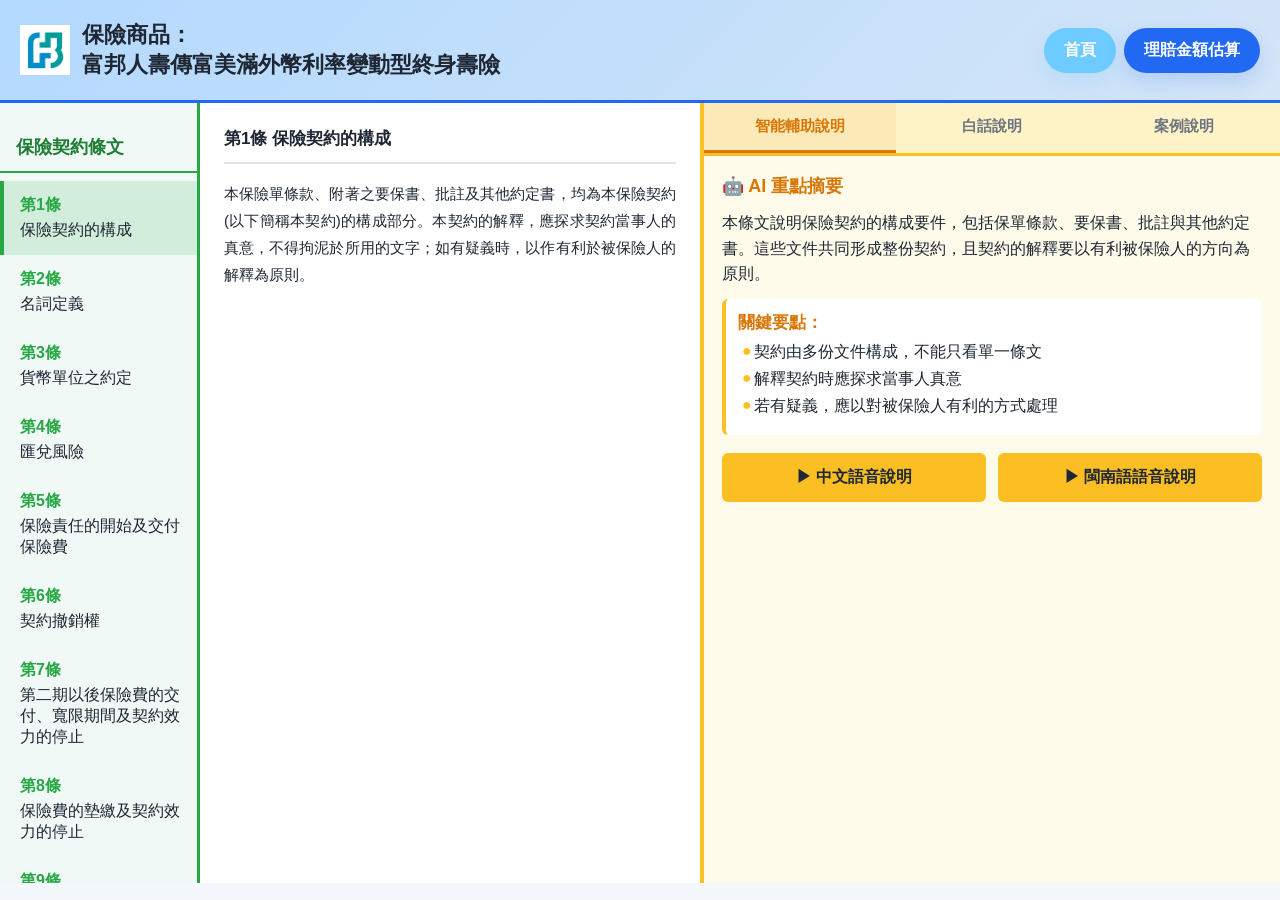
<file: simplify_voice.html>
<!DOCTYPE html>
<html lang="zh-Hant">
<head>
  <meta charset="UTF-8" />
  <meta name="viewport" content="width=device-width, initial-scale=1.0" />
  <title>保險契約條文簡化</title>
  <link rel="stylesheet" href="styles_simplify.css" />

  <link rel="manifest" href="./manifest.json">
  <meta name="theme-color" content="#ffffff">
</head>
<body>
  <div class="container">
    <!-- 頂部頭條 -->
    <header class="header">
      <div class="header-content">
        <div class="header-brand">
          <img src="images/icon.jpg" alt="icon" class="icon" />
          <h1>保險商品：<br>富邦人壽傳富美滿外幣利率變動型終身壽險</h1>
        </div>
        <div class="header-actions">
          <a class="index-btn" href="index.html">首頁</a>
          <a class="estimate-btn" href="estimate.html">理賠金額估算</a>
        </div>
      </div>
    </header>

    <div class="main-layout">
      <!-- 左側導航 -->
      <nav class="sidebar">
        <div class="sidebar-title">保險契約條文</div>
        <div class="nav-list">
          <button class="nav-item active" data-section="section1">
            <span class="section-num">第1條</span>
            <span class="section-title">保險契約的構成</span>
          </button>
          <button class="nav-item" data-section="section2">
            <span class="section-num">第2條</span>
            <span class="section-title">名詞定義</span>
          </button>
          <button class="nav-item" data-section="section3">
            <span class="section-num">第3條</span>
            <span class="section-title">貨幣單位之約定</span>
          </button>
          <button class="nav-item" data-section="section4">
            <span class="section-num">第4條</span>
            <span class="section-title">匯兌風險</span>
          </button>
          <button class="nav-item" data-section="section5">
            <span class="section-num">第5條</span>
            <span class="section-title">保險責任的開始及交付保險費</span>
          </button>
          <button class="nav-item" data-section="section6">
            <span class="section-num">第6條</span>
            <span class="section-title">契約撤銷權</span>
          </button>
          <button class="nav-item" data-section="section7">
            <span class="section-num">第7條</span>
            <span class="section-title">第二期以後保險費的交付、寬限期間及契約效力的停止</span>
          </button>
          <button class="nav-item" data-section="section8">
            <span class="section-num">第8條</span>
            <span class="section-title">保險費的墊繳及契約效力的停止</span>
          </button>
          <button class="nav-item" data-section="section9">
            <span class="section-num">第9條</span>
            <span class="section-title">本契約效力的恢復</span>
          </button>
          <button class="nav-item" data-section="section10">
            <span class="section-num">第10條</span>
            <span class="section-title">告知義務與本契約的解除</span>
          </button>
          <button class="nav-item" data-section="section11">
            <span class="section-num">第11條</span>
            <span class="section-title">契約的終止</span>
          </button>
          <button class="nav-item" data-section="section12">
            <span class="section-num">第12條</span>
            <span class="section-title">增值回饋分享金的給付及通知</span>
          </button>
          <button class="nav-item" data-section="section13">
            <span class="section-num">第13條</span>
            <span class="section-title">保險事故的通知與保險金的申請時間</span>
          </button>
          <button class="nav-item" data-section="section14">
            <span class="section-num">第14條</span>
            <span class="section-title">失蹤處理</span>
          </button>
          <button class="nav-item" data-section="section15">
            <span class="section-num">第15條</span>
            <span class="section-title">身故保險金或喪葬費用保險金的給付</span>
          </button>
        </div>
      </nav>

      <!-- 中間內容區域 -->
      <div class="content-area">
        <!-- 條文內容 -->
        <div class="article-content">
          <div class="section active" id="section1">
            <h2>第1條 保險契約的構成</h2>
            <div class="article-text">
              <p>本保險單條款、附著之要保書、批註及其他約定書，均為本保險契約(以下簡稱本契約)的構成部分。本契約的解釋，應探求契約當事人的真意，不得拘泥於所用的文字；如有疑義時，以作有利於被保險人的解釋為原則。</p>
            </div>
          </div>

          <div class="section" id="section2">
            <h2>第2條 名詞定義</h2>
            <div class="article-text">
              <p>本契約所用名詞定義如下：<br>
              一、「保險金額」：係指本契約保單首頁所載之主契約保險金額，倘日後保險金額經要保人申請變更或辦理減額繳清，則以變更或辦理減額繳清後之金額為準。<br>
              二、「累計增加保險金額」：係指就每一保單週年日依第十二條第一項第一款約定計算所得增額繳清保險金額逐次累計之值。<br>
              三、「總保險金額」：係指保險金額與累計增加保險金額二者加總之值。<br>
              四、「當年度保險金額」：係指總保險金額（以萬元為單位）乘上附表一之當年度保險金額係數所得之數額。<br>
              五、「保單週月日」：係指本契約被保險人保險年齡到達五十五歲之保單週年日起每隔一月的相當日期，如該月無相當日期，則以該月最後一日為保單週月日。<br>
              六、「總保單價值準備金」：係指保險金額對應之保單價值準備金與累計增加保險金額對應之保單價值準備金加總之值。<br>
              七、「解約金」：係指保險金額對應之解約金與累計增加保險金額對應之保單價值準備金加總之值。<br>
              八、「宣告利率」：係指本公司於每月第一個營業日宣告用以計算及累積增值回饋分享金之利率。該利率係參考本公司運用此類商品所累積資產的實際狀況，並參考市場利率而訂定。若低於本契約之預定利率，則計算該年度增值回饋分享金時，宣告利率以本契約預定利率為準，但增值回饋分享金之儲存生息，仍按本公司公告之宣告利率計算。本契約宣告利率公告於本公司網站（網址：http://www.fubon.com，下同）。<br>
              九、「期末總保單價值準備金」：係指本契約有效期間內，按每一保單年度屆滿當時之保險金額及累計增加保險金額計算該保單年度的期末總保單價值準備金之值。<br>
              十、「保險年齡」：係指按投保時被保險人之足歲計算，但未滿一歲之零數超過六個月者加算一歲，以後每經過一個保單年度並加算一歲之年齡。<br>
              十一、「實際繳費年度數」:係指以原定繳費年期、變更為展期定期保險、被保險人身故或致成完全失能之保單年度四者較早屆至者為準。<br>
              十二、「年繳保險費總和」：係指被保險人發生約定保險事故或變更為展期定期保險時之總保險金額（以萬元為單位），乘以本保險年繳方式之標準體保險費費率，再乘以要保人實際繳費年度數（未滿一年者以一年計算）後所得之數額。<br>
              十三、「匯款相關費用」：係指包括匯款銀行所收取之匯出費用(含匯款手續費、郵電費)、收款銀行所收取之收款手續費及中間行所收取之轉匯費用，本項費用以匯款銀行、收款銀行與中間行於匯款當時約定之數額為準。<br>
              十四、「指定保險金」：係指符合本契約身故保險金或完全失能保險金申領條件時，以該保險金各受益人得受領之保險金乘以於要保書或本契約有效期間內於保險事故發生前另行批註約定之比例所得之金額；該金額係作為本公司分期定期給付每期應給付予受益人保險金之換算依據。倘日後該比例經要保人申請變更，則以變更後之比例為準。<br>
              十五、「分期定期保險金預定利率」：係指本公司於分期定期給付開始日，用以計算分期給付金額之利率。該利率係以分期定期給付開始日公告於本公司網站之利率為準。<br>
              十六、「分期定期給付開始日」：係指要保人與本公司約定開始分期定期給付指定保險金之日。但該給付開始日不得晚於受益人備齊本契約給付申領文件之日起十五日。<br>
              十七、「分期定期保險金給付期間」：係指依本契約要保書約定之十年或二十年給付期間，如該期間有所變更時，則以變更後並批註於保險單之期間為準。</p>
            </div>
          </div>

          <div class="section" id="section3">
            <h2>第3條 貨幣單位之約定</h2>
            <div class="article-text">
              <p>本契約為美元計價的保單，本公司保險費之收取及給付各項保險金、保險單借款、解約金與返還總保單價值準備金或已繳保險費之貨幣單位均為美元。</p>
            </div>
          </div>

          <div class="section" id="section4">
            <h2>第4條 匯兌風險</h2>
            <div class="article-text">
              <p>本契約為美元計價的保單，本公司給付各項保險金、保險單借款、解約金與返還總保單價值準備金或已繳保險費皆以此幣別計價，要保人或受益人在未來兌換成新臺幣時，將會因時間、匯率的不同，而產生匯兌上的差異。</p>
            </div>
          </div>

          <div class="section" id="section5">
            <h2>第5條 保險責任的開始及交付保險費</h2>
            <div class="article-text">
              <p>本公司應自同意承保並收取第一期保險費後負保險責任，並應發給保險單作為承保的憑證。本公司如於同意承保前，預收相當於第一期保險費之金額時，其應負之保險責任，以同意承保時溯自預收相當於第一期保險費金額時開始。<br>
              前項情形，在本公司為同意承保與否之意思表示前發生應予給付之保險事故時，本公司仍負保險責任。要保人交付第一期保險費時，應存入或匯入本公司指定之外幣存款帳戶。要保人交付保險費時所產生之匯款相關費用及其負擔對象依第三十四條之約定辦理。</p>
            </div>
          </div>

          <div class="section" id="section6">
            <h2>第6條 契約撤銷權</h2>
            <div class="article-text">
              <p>要保人於保險單送達的翌日起算十日內，得以書面或其他約定方式檢同保險單向本公司撤銷本契約。要保人依前項約定行使本契約撤銷權者，撤銷的效力應自要保人書面或其他約定方式之意思表示到達翌日零時起生效，本契約自始無效，本公司應無息退還要保人已繳保險費；本契約撤銷生效後所發生的保險事故，本公司不負保險責任。但契約撤銷生效前，若發生保險事故者，視為未撤銷，本公司仍應依本契約約定負保險責任。</p>
            </div>
          </div>

          <div class="section" id="section7">
            <h2>第7條 第二期以後保險費的交付、寬限期間及契約效力的停止</h2>
            <div class="article-text">
              <p>分期繳納的第二期以後保險費，應照本契約所載交付方法及日期，存入或匯入本公司指定之外幣存款帳戶，並由本公司交付所開發之憑證。要保人交付保險費時所產生之匯款相關費用及其負擔對象依第三十四條之約定辦理。第二期以後分期保險費到期未交付時，年繳或半年繳者，自催告到達翌日起三十日內為寬限期間；月繳或季繳者，則不另為催告，自保險單所載交付日期之翌日起三十日為寬限期間。<br>
              約定以金融機構轉帳或其他方式交付第二期以後的分期保險費者，本公司於知悉未能依此項約定受領保險費時，應催告要保人交付保險費，自催告到達翌日起三十日內為寬限期間。<br>
              前二項對要保人之催告，本公司另應通知被保險人以確保其權益。對被保險人之通知，依最後留存於本公司之聯絡資料，以書面、電子郵件、簡訊或其他約定方式擇一發出通知者，視為已完成。<br>
              逾寬限期間仍未交付者，本契約自寬限期間終了翌日起停止效力。如在寬限期間內發生保險事故時，本公司仍負保險責任。</p>
            </div>
          </div>
          
          <div class="section" id="section8">
            <h2>第8條 保險費的墊繳及契約效力的停止</h2>
            <div class="article-text">
              <p>要保人得於要保書或繳費寬限期間終了前以書面或其他約定方式聲明，第二期以後的分期保險費於超過寬限期間仍未交付者，本公司應以本契約當時的總保單價值準備金及附加於本契約之保險附約(以下簡稱附約)之保單價值準備金（如有保險單借款者，以扣除其借款本息後的餘額）總和（以下簡稱本保單價值準備金）自動墊繳其應繳的保險費及利息，使本契約及附約繼續有效。但要保人亦得於次一墊繳日前以書面或其他約定方式通知本公司停止保險費的自動墊繳。墊繳保險費的利息，自寬限期間終了的翌日起，按墊繳當時本公司公告之保險單借款利率計算，並應於墊繳日後之翌日開始償付利息；但要保人自應償付利息之日起，未付利息已逾一年以上而經催告後仍未償付者，本公司得將其利息滾入墊繳保險費後再行計息。<br>
              前項每次墊繳保險費的本息，本公司應即出具憑證交予要保人，並於憑證上載明墊繳之本息及本保單價值準備金之餘額。本保單價值準備金之餘額不足墊繳一日的保險費（包含本契約及附約之保險費總和）且經催告到達後屆三十日仍不交付時，本契約效力停止。<br>
              前項對要保人之催告，另應以第七條第三項方式通知被保險人以確保其權益。</p>
            </div>
          </div>
          
          <div class="section" id="section9">
            <h2>第9條 本契約效力的恢復</h2>
            <div class="article-text">
              <p>本契約停止效力後，要保人得在停效日起二年內，申請復效。但保險期間屆滿後不得申請復效。<br>
              要保人於停止效力之日起六個月內提出前項復效申請，並經要保人清償保險費扣除停效期間的危險保險費後之餘額及按本公司當時公告之保險單借款利率計算之利息後，自翌日上午零時起，開始恢復其效力。<br>
              要保人於停止效力之日起六個月後提出第一項之復效申請者，本公司得於要保人之復效申請送達本公司之日起五日內要求要保人提供被保險人之可保證明。要保人如未於十日內交齊本公司要求提供之可保證明者，本公司得退回該次復效之申請。<br>
              被保險人之危險程度有重大變更已達拒絕承保程度者，本公司得拒絕其復效。<br>
              本公司未於第三項約定期限內要求要保人提供可保證明，或於收齊可保證明後十五日內不為拒絕者，視為同意復效，並經要保人清償第二項所約定之金額後，自翌日上午零時起，開始恢復其效力。<br>
              要保人依第三項提出申請復效者，除有同項後段或第四項之情形外，於交齊可保證明，並清償第二項所約定之金額後，自翌日上午零時起，開始恢復其效力。<br>
              本契約因第八條第二項或第三十二條約定停止效力而申請復效者，除復效程序依前六項約定辦理外，要保人清償保險單借款本息與墊繳保險費及其利息，其未償餘額合計不得逾依第三十二條第一項約定之保險單借款可借金額上限。<br>
              基於保戶服務，本公司於保險契約停止效力後至得申請復效之期限屆滿前三個月，將以書面、電子郵件、簡訊或其他約定方式擇一通知要保人有行使第一項申請復效之權利，並載明要保人未於第一項約定期限屆滿前恢復保單效力者，契約效力將自第一項約定期限屆滿之日翌日上午零時起終止，以提醒要保人注意。<br>
              本公司已依要保人最後留於本公司之前項聯絡資料發出通知，視為已完成前項之通知。<br>
              第一項約定期限屆滿時，本契約效力即行終止，本契約若累積達有保單價值準備金，而要保人未申請墊繳保險費或變更契約內容時，本公司應主動退還剩餘之總保單價值準備金。</p>
            </div>
          </div>

          <div class="section" id="section10">
            <h2>第10條 告知義務與本契約的解除</h2>
            <div class="article-text">
              <p>要保人及被保險人在訂立本契約時，對於本公司要保書書面詢問的告知事項應據實說明，如有為隱匿或遺漏不為說明，或為不實的說明，足以變更或減少本公司對於危險的估計者，本公司得解除契約，且無須返還已收受之保險費，其保險事故發生後亦同。但危險的發生未基於其說明或未說明的事實時，不在此限。<br>
              前項解除契約權，自本公司知有解除之原因後，經過一個月不行使而消滅；或自契約訂立後，經過二年不行使而消滅。</p>
            </div>
          </div>
        
          <div class="section" id="section11">
            <h2>第11條 契約的終止</h2>
            <div class="article-text">
              <p>要保人得隨時終止本契約。<br>
              前項契約之終止，自本公司收到要保人書面通知時，開始生效。<br>
              要保人保險費已付足達一年以上或繳費累積達有保單價值準備金而終止契約時，本公司應於接到通知後一個月內償付解約金。逾期本公司應加計利息給付，其利息按年利率一分計算。本契約保險金額對應之歷年解約金額例表請詳閱保險單之解約金額表。</p>
            </div>
          </div>
          
          <div class="section" id="section12">
            <h2>第12條 增值回饋分享金的給付及通知</h2>
            <div class="article-text">
              <p>被保險人於本契約有效期間內，每屆滿一保單年度仍生存且未致成附表三所列完全失能程度之一者，本公司按各該保單年度始日當月之宣告利率減去本契約預定利率（1.75％）之差值，乘以同年度期末總保單價值準備金後所得之數值為增值回饋分享金，並依下列約定辦理：<br>
              一、購買增額繳清保險金額：本公司於每一保單週年日將前一保單年度之增值回饋分享金作為躉繳純保險費，計算自該保單週年日當日起生效之增額繳清保險金額。保險期間屆滿當年之增值回饋分享金將於保險期間屆滿時給付。<br>
              二、儲存生息：要保人得以書面方式申請，將第七保單年度起之各保單年度之增值回饋分享金，按每月之宣告利率，逐月以日單利月複利方式儲存生息至要保人請求時給付，或至本契約終止或應給付各項保險金時一併給付。<br>
              被保險人保險年齡到達五十五歲者，要保人得以書面向本公司申請，改以每一保單週月日當時總保險金額對應之期末總保單價值準備金，按前述計算增值回饋分享金之方式所得之金額，再除以十二後所得之數值，逐月以日單利月複利方式儲存生息至要保人請求時給付，或至本契約終止或應給付各項保險金時一併給付。但若該保單週月日與保單週年日為相同之日者，該保單週月日之增值回饋分享金，則以前一年度期末總保單價值準備金之值計算。<br>
              增值回饋分享金依約定以儲存生息給付者，或約定購買增額繳清保險金額於保險期間屆滿當年度之增值回饋分享金，本公司於給付身故保險金或喪葬費用保險金、完全失能保險金或祝壽保險金時，一併將當時已累計之金額給付予該保險金受益人。但於要保人請求或本契約發生第九條第十項、第十一條或第二十六條第三項之約定情形時，則給付予要保人。<br>
              要保人申請將增值回饋分享金給付方式由儲存生息變更為購買增額繳清保險金額者，本公司將已儲存生息之增值回饋分享金計息至變更申請日時給付予要保人。<br>
              本公司依第一項約定計算所得之增值回饋分享金，應以書面或其他方式通知要保人，但保險期間屆滿當次之增值回饋分享金將於保險期間屆滿之翌日通知。<br>
              本公司依第十條約定解除本契約時，不負給付增值回饋分享金之責任。</p>
            </div>
          </div>

          <div class="section" id="section13">
            <h2>第13條 保險事故的通知與保險金的申請時間</h2>
            <div class="article-text">
              <p>要保人或受益人應於知悉本公司應負保險責任之事故後十日內通知本公司，並於通知後儘速檢具所需文件向本公司申請給付保險金。<br>
              本公司應於收齊前項文件後十五日內給付之。但因可歸責於本公司之事由致未在前述約定期限內為給付者，應按年利一分加計利息給付。</p>
            </div>
          </div>

          <div class="section" id="section14">
            <h2>第14條 失蹤處理</h2>
            <div class="article-text">
              <p>被保險人在本契約有效期間內失蹤者，如經法院宣告死亡時，本公司根據判決內所確定死亡時日為準，依第十五條或第十二條約定給付身故保險金或喪葬費用保險金或增值回饋分享金；如要保人或受益人能提出證明文件，足以認為被保險人極可能因意外傷害事故而死亡者，本公司應依意外傷害事故發生日為準，依第十五條或第十二條約定給付身故保險金或喪葬費用保險金或增值回饋分享金。<br>
              前項情形，本公司給付身故保險金或喪葬費用保險金或增值回饋分享金後，如發現被保險人生還時，要保人或受益人應將該筆已領之退還已繳保險費或身故保險金或喪葬費用保險金或增值回饋分享金歸還本公司，其間若有應給付保險金之情事發生者，仍應予給付。但有應繳之保險費，本公司仍得予以扣除。</p>
            </div>
          </div>

          <div class="section" id="section15">
            <h2>第15條 身故保險金或喪葬費用保險金的給付</h2>
            <div class="article-text">
              <p>被保險人於本契約有效期間內身故者，本公司按下列三者之最大值給付身故保險金後，本契約效力即行終止：<br>
              一、年繳保險費總和之一點零一倍。<br>
              二、身故時之總保單價值準備金乘上當時保險年齡對應附表二之給付比率所得之數額。<br>
              三、身故時之當年度保險金額。<br>
              訂立本契約時，以受監護宣告尚未撤銷者為被保險人，其身故保險金，變更為喪葬費用保險金。<br>
              前項被保險人於民國九十九年二月三日（含）以後所投保之喪葬費用保險金額總和（不限本公司），不得超過遺產及贈與稅法第十七條有關遺產稅喪葬費扣除額之半數，其超過部分本公司不負給付責任，本公司並應無息退還該超過部分之已繳保險費。<br>
              前項情形，如要保人向二家（含）以上保險公司投保，或向同一保險公司投保數個保險契（附）約，且其投保之喪葬費用保險金額合計超過前項所定之限額者，本公司於所承保之喪葬費用金額範圍內，依各要保書所載之要保時間先後，依約給付喪葬費用保險金至喪葬費用額度上限為止，如有二家以上保險公司之保險契約要保時間相同或無法區分其要保時間之先後者，各該保險公司應依其喪葬費用保險金額與扣除要保時間在先之保險公司應理賠之金額後所餘之限額比例分擔其責任。<br>
              本公司約定給付之喪葬費用保險金，按被保險人身故日為基準，以臺灣銀行股份有限公司的前一營業日收盤之美元即期買入匯率為換算基礎，換算等值之新臺幣後不得超過主管機關所定之喪葬費用額度上限。<br>
              若因匯率波動造成超過之部分，本公司不負給付責任，並無息退還該超過部分之已繳保險費。</p>
            </div>
          </div>
        </div>

        <!-- 右側說明標籤 -->
        <div class="explanation-panel">
          <div class="explanation-tabs">
            <button class="tab-btn active" data-tab="smart">智能輔助說明</button>
            <button class="tab-btn" data-tab="simple">白話說明</button>
            <button class="tab-btn" data-tab="example">案例說明</button>
          </div>

          <div class="explanation-content">
            <!-- 第1條說明 -->
            <div class="section-explanation" id="section1-explanation">
              <!-- 智能輔助說明 -->
              <div class="tab-content active" data-section="section1" data-tab="smart">
                <div class="explanation-box">
                  <h3>🤖 AI 重點摘要</h3>
                  <p>本條文說明保險契約的構成要件，包括保單條款、要保書、批註與其他約定書。這些文件共同形成整份契約，且契約的解釋要以有利被保險人的方向為原則。</p>
                  <div class="highlight-box">
                    <strong>關鍵要點：</strong>
                    <ul>
                      <li>契約由多份文件構成，不能只看單一條文</li>
                      <li>解釋契約時應探求當事人真意</li>
                      <li>若有疑義，應以對被保險人有利的方式處理</li>
                    </ul>
                  </div>
                  <br>
                  <div class="button-group">
                    <button class="play-btn">▶ 中文語音說明</button>
                    <button class="play-btn" data-voice="minnan" data-minnan-text="Pún tiâu-bûn suat-bîng pó-hiám khuè-iok ê kòo-sîng iàu-kiānn, pau-kuat pó-tuann tiâu-khuán, iàu-pó-tsheh, phue-tsù kap kî-thann iok-tiānn-tsheh. Tsiah-ê bûn-kiānn kiōng-tông tsiânn-tsò kui hūn khuè-iok, jî-tshiánn khuè-iok ê kái-sueh beh í iú-lī hông-pó-hiám-jîn ê hong-hiòng sī guân-tsik.
                    Kuan-kiān iàu-tiám:
                    Khuè-iok iû tsē hūn bûn-kiānn kòo-sîng, bē-tàng kan-na khuànn tan-it tiâu-bûn.
                    Kái-sueh khuè-iok sî ìn thàm-kiû tong-sū-jîn tsin-ì.
                    Nā ū gî-gī, ìn í tuì hông-pó-hiám-jîn iú-lī ê hong-sik tshú-lí.">▶ 閩南語語音說明</button>
                  </div>
                </div>
              </div>

              <!-- 白話說明 -->
              <div class="tab-content" data-section="section1" data-tab="simple">
                <div class="explanation-box">
                  <h3>📖 白話說明</h3>
                  <p>這一條在說明保險契約不是只有一張保單，還包含你填的要保書和保險公司加上的批註或特別約定。換句話說，整份契約要一起看，不能只看某一句話。</p>
                  <div class="highlight-box">
                    <strong>簡單重點：</strong>
                    <ul>
                      <li>保險契約包含保單、要保書和批註</li>
                      <li>條文有疑問時要找真實意思</li>
                      <li>有爭議時，傾向對被保險人有利</li>
                    </ul>
                  </div>
                  <br>
                  <div class="button-group">
                    <button class="play-btn">▶ 中文語音說明</button>
                    <button class="play-btn" data-voice="minnan" data-minnan-text="Tsit tsi̍t-tiâu leh suat-bîng pó-hiám khuè-iok m̄ sī kan-na ū tsi̍t tiunn pó-tuann, koh pau-hâm lí thūn ê iàu-pó-tsheh kap pó-hiám kong-si ka-siōng ê phue-tsù ia̍h-sī ti̍k-pia̍t iok-sok. Uānn kù-uē lâi kóng, kui hūn khuè-iok beh tsò-hué khuànn, bē-tàng kan-na khuànn bóo tsi̍t kù uē.
                    Kán-tan tiōng-tiám:
                    Pó-hiám khuè-iok pau-hâm pó-tuann, iàu-pó-tsheh kap phue-tsù.
                    Tiâu-bûn ū gî-būn sî beh tshuē tsin-si̍t ì-sù.
                    Ū tsing-gī sî, khing-hiòng tuì hông-pó-hiám-jîn iú-lī.">▶ 閩南語語音說明</button>
                  </div>
                </div>
              </div>

              <!-- 案例說明 -->
              <div class="tab-content" data-section="section1" data-tab="example">
                <div class="explanation-box">
                  <h3>📋 案例說明</h3>
                  <div class="highlight-box">
                    <p><strong>案例：</strong>張小姐的保單</p>
                    <ul>
                      <li>保單本體寫明基本保障</li>
                      <li>要保書記錄她申請的保額與資料</li>
                      <li>公司加註的特殊條件也算契約一部分</li>
                      <li>因此解釋時要把所有文件一起看</li>
                    </ul>
                  </div>
                  <br>
                  <div class="button-group">
                    <button class="play-btn">▶ 中文語音說明</button>
                    <button class="play-btn" data-voice="minnan" data-minnan-text="Àn-lē:
                    Tiunn sió-tsiá ê pó-tuann.
                    Pó-tuann pún-thé siá-miâ ki-pún pó-tsiong.
                    Beh pó-tsheh kì-lio̍k i sin-tshíng ê pó-gia̍h kap tsu-liāu.
                    Kong-si ka-tsù ê ti̍k-sû tiâu-kiānn mā sǹg khuè-iok tsi̍t pōo-hūn.
                    Tsua̋n-ne kái-sueh sî beh kā sóo-ū bûn-kiānn tsò-hué khuànn.">▶ 閩南語語音說明</button>
                  </div>
                </div>
              </div>
            </div>

            <!-- 第2條說明 -->
            <div class="section-explanation" id="section2-explanation" style="display: none;">
              <!-- 智能輔助說明 -->
              <div class="tab-content active" data-section="section2" data-tab="smart">
                <div class="explanation-box">
                  <h3>🤖 AI 重點摘要</h3>
                  <p>本條文定義本契約中常見的名詞，包括「保險金額」、「累計增加保險金額」、「總保險金額」、「當年度保險金額」、「保單週月日」、「總保單價值準備金」、「解約金」、「宣告利率」、「期末總保單價值準備金」、「保險年齡」、「實際繳費年度數」、「年繳保險費總和」、「匯款相關費用」以及「指定保險金」等。</p>
                  <div class="highlight-box">
                    <strong>核心名詞：</strong>
                    <ul>
                      <li>保險金額：保單首頁載明的主契約金額</li>
                      <li>總保險金額：保險金額加上累計增加保險金額</li>
                      <li>保單週月日：55歲後每隔一個月的對應日期</li>
                      <li>宣告利率：公司公告用於增值回饋分享金計算的利率</li>
                    </ul>
                  </div>
                  <br>
                  <div class="button-group">
                    <button class="play-btn">▶ 中文語音說明</button>
                    <button class="play-btn" data-voice="minnan" data-minnan-text="Pún tiâu-bûn tīng-gī pún khuè-iok tiong tiānn-tiānn khuànn--tio̍h ê bîng-sû, pau-kuat pó-hiám kim-gia̍h, luí-kè tsing-ka pó-hiám kim-gia̍h, tsóng-pó-hiám kim-gia̍h, tng-nî-tōo pó-hiám kim-gia̍h, pó-tuann tsiu-ge̍h-ji̍t, tsóng-pó-tuann kè-ta̍t tsún-pī-kim, kái-iok-kim, suan-kò lī-lu̍t, kî-bué tsóng-pó-tuann kè-ta̍t tsún-pī-kim, pó-hiám nî-kí, si̍t-tsè kiáu-huì nî-tōo-siàu, nî kiáu-pó, huē-khuán siong-kuan huì-iōng í-ki̍p tsí-tīng pó-hiám-kim tíng.
                    Hi̍k-sim bîng-sû:
                    Pó-hiám kim-gia̍h: Pó-tuann siú-ia̍h tsài-bîng ê tsú khuè-iok kim-gia̍h.
                    Tsóng-pó-hiám kim-gia̍h: Pó-hiám kim-gia̍h ka-siōng luí-kè tsing-ka pó-hiám kim-gia̍h.
                    Pó-tuann tsiu-ge̍h-ji̍t: 55 huè liáu-āu muí-keh tsi̍t gue̍h-ji̍t ê tuì-ìng ji̍t-kî.
                    Suan-kò lī-lu̍t: Kong-si kong-kò iōng-tī tsing-ta̍t huê-kuī hun-hiáng-kim khîng-hun ê lī-lu̍t.">▶ 閩南語語音說明</button>
                  </div>
                </div>
              </div>

              <!-- 白話說明 -->
              <div class="tab-content" data-section="section2" data-tab="simple">
                <div class="explanation-box">
                  <h3>📖 白話說明</h3>
                  <p>這一條是把保單裡會用到的專有名詞一一解釋清楚。像保險金額就是你投保時約定的那個主保額，總保險金額還要加上後續累計的增額；保單週月日是55歲後每個月的約定對應日；宣告利率是公司公告用來算回饋金的利率。</p>
                  <div class="highlight-box">
                    <strong>簡單重點：</strong>
                    <ul>
                      <li>本條定義契約裡的各項名詞</li>
                      <li>保險金額與累計增加保險金額合為總保險金額</li>
                      <li>宣告利率、解約金、保單價值準備金等都是契約計算依據</li>
                    </ul>
                  </div>
                  <br>
                  <div class="button-group">
                    <button class="play-btn">▶ 中文語音說明</button>
                    <button class="play-btn" data-voice="minnan" data-minnan-text="Tsit tsi̍t-tiâu sī kā pó-tuann lāi ē īng-tio̍h ê tsuan-ū bîng-sû tsi̍t-tsi̍t kái-sueh tshing-tshó. Tshiūnn pó-hiám kim-gia̍h tō sī lí tâu-pó sî iok-sok ê hit ê tsú-pó-gia̍h, tsóng-pó-hiám kim-gia̍h koh beh ka-siōng suà--lo̍h-khì luí-kè ê tsing-gia̍h; Pó-tuann tsiu-ge̍h-ji̍t sī 55 huè liáu-āu ta̍k gue̍h-ji̍t ê iok-sok tuì-ìng ji̍t; Suan-kò lī-lu̍t sī kong-si kong-kò iōng-lâi sǹg huê-kuī-kim ê lī-lu̍t.
                    Kán-tan tiōng-tiám:
                    Pún tiâu tīng-gī khuè-iok ni̍h ê bān-hāng bîng-sû.
                    Pó-hiám kim-gia̍h kap luí-kè tsing-ka pó-hiám kim-gia̍h ha̍h-sī tsóng-pó-hiám kim-gia̍h.
                    Suan-kò lī-lu̍t, kái-iok-kim, pó-tuann kè-ta̍t tsún-pī-kim tíng lóng sī khuè-iok khîng-hun kin-kì.">▶ 閩南語語音說明</button>
                  </div>
                </div>
              </div>

              <!-- 案例說明 -->
              <div class="tab-content" data-section="section2" data-tab="example">
                <div class="explanation-box">
                  <h3>📋 案例說明</h3>
                  <div class="highlight-box">
                    <p><strong>案例：</strong>陳小姐的保單名詞</p>
                    <ul>
                      <li>保單首頁的主保險金額是 100 萬美元</li>
                      <li>如果後來用增值回饋買了增額繳清保險金額，總保險金額會變大</li>
                      <li>保單週月日是她 55 歲後每月固定的對應日期</li>
                      <li>宣告利率決定她每年可拿到的增值回饋分享金差額</li>
                    </ul>
                  </div>
                  <br>
                  <div class="button-group">
                    <button class="play-btn">▶ 中文語音說明</button>
                    <button class="play-btn" data-voice="minnan" data-minnan-text="Àn-lē:
                    Tân sió-tsiá ê pó-tuann bîng-sû.
                    Pó-tuann siú ia̍h ê tsú-pó-hiám kim-gia̍h sī  100 bān bí-kim.Nā bué-á īng tsing-ta̍t huê-kuī bé--ah tsing-gia̍h kiáu-tshinn pó-hiám kim-gia̍h, tsóng-pó-hiám kim-gia̍h ē pìnn-tuā.
                    Pó-tuann tsiu-ge̍h-ji̍t sī i  55 huè liáu-āu ta̍k gue̍h it-tīng ê tuì-ìng ji̍t-kî.
                    Suan-kò lī-lu̍t kuat-tīng i ta̍k-nî thang the̍h-tio̍h ê tsing-ta̍t huê-kuī hun-hiáng-kim tsha-gia̍h.">▶ 閩南語語音說明</button>
                  </div>
                </div>
              </div>
            </div>


            <!-- 第3條說明 -->
            <div class="section-explanation" id="section3-explanation" style="display: none;">
              <div class="tab-content active" data-section="section3" data-tab="smart">
                <div class="explanation-box">
                  <h3>🤖 AI 重點摘要</h3>
                  <p>本條文說明本契約為美元計價，保險費、各項保險金、保單借款、解約金及返還保單價值準備金等，均以美元為貨幣單位。</p>
                  <div class="highlight-box">
                    <strong>重要重點：</strong>
                    <ul>
                      <li>本契約以美元計價</li>
                      <li>所有給付與費用均以美元為單位</li>
                      <li>匯率變動不影響美元金額本身</li>
                    </ul>
                  </div>
                  <br>
                  <div class="button-group">
                    <button class="play-btn">▶ 中文語音說明</button>
                    <button class="play-btn" data-voice="minnan" data-minnan-text="Pún tiâu-bûn suat-bîng pún khuè-iok sī bí-kim kè-kè, pó-hiám-huì, bān-hāng pó-hiám-kim, pó-tuann tsioh-khuán, kái-iok-kim kap hîng pó-tuann kè-ta̍t tsún-pī-kim tíng, lóng í bí-kim sī hè-pè tan-uī.
                    Tiōng-iàu tiōng-tiám:
                    Pún khuè-iok í bí-kim kè-kè.
                    Sóo-ū kip-hù kap huì-iōng lóng í bí-kim sī tan-uī.
                    Huē-lu̍t piàn-tōng bô íng-hióng bí-kim kim-gia̍h tsū-kí.">▶ 閩南語語音說明</button>
                  </div>
                </div>
              </div>

              <div class="tab-content" data-section="section3" data-tab="simple">
                <div class="explanation-box">
                  <h3>📖 白話說明</h3>
                  <p>這一條告訴你，這份保單是用美元計價的。保費、理賠金、貸款、解約金和退還的保單價值，都是以美元計算。</p>
                  <br>
                  <div class="button-group">
                    <button class="play-btn">▶ 中文語音說明</button>
                    <button class="play-btn" data-voice="minnan" data-minnan-text="Tsit tsi̍t-tiâu kā lí kóng, tsit hūn pó-tuann sī īng bí-kim kè-kè ê. Pó-huì, lí-puê-kim, tāi-khuán, kái-iok-kim kap thè-hîng ê pó-tuann kè-ta̍t, lóng sī í bí-kim kè-sǹg.">▶ 閩南語語音說明</button>
                  </div>
                </div>
              </div>

              <div class="tab-content" data-section="section3" data-tab="example">
                <div class="explanation-box">
                  <h3>📋 案例說明</h3>
                  <div class="highlight-box">
                    <p><strong>案例：</strong>美金計價保單</p>
                    <ul>
                      <li>保單上標示的保險金額是 100,000 美元</li>
                      <li>若要換成台幣，會依當時匯率換算</li>
                      <li>但公司實際給付金額仍以美元為基準</li>
                    </ul>
                  </div>
                  <br>
                  <div class="button-group">
                    <button class="play-btn">▶ 中文語音說明</button>
                    <button class="play-btn" data-voice="minnan" data-minnan-text="Àn-lē:
                    Bí-kim kè-kè pó-tuann.
                    Pó-tuann tíng-bīn piau-sī ê pó-hiám kim-gia̍h sī  100, 000 bí-kim.
                    Nā-iàu uānn-tsò Tâi-phiò, ē i tong-sî huē-lu̍t uānn-sǹg.
                    M̄-koh kong-si si̍t-tsè kip-hù kim-gia̍h iáu í bí-kim sī ki-tsún.">▶ 閩南語語音說明</button>
                  </div>
                </div>
              </div>
            </div>

            <!-- 第4條說明 -->
            <div class="section-explanation" id="section4-explanation" style="display: none;">
              <div class="tab-content active" data-section="section4" data-tab="smart">
                <div class="explanation-box">
                  <h3>🤖 AI 重點摘要</h3>
                  <p>本條文說明因為本契約以美元計價，保險公司給付各項保險金、借款、解約金與返還保單價值準備金時，若要換成新臺幣，會受匯率波動影響，造成匯兌差異。</p>
                  <div class="highlight-box">
                    <strong>重點內容：</strong>
                    <ul>
                      <li>保單計價幣別為美元</li>
                      <li>若換成新臺幣，金額會因匯率不同而變動</li>
                      <li>匯率風險是投保人自行承擔的部分</li>
                    </ul>
                  </div>
                  <br>
                  <div class="button-group">
                    <button class="play-btn">▶ 中文語音說明</button>
                    <button class="play-btn" data-voice="minnan" data-minnan-text="Pún tiâu-bûn suat-bîng in-uī pún khuè-iok í bí-kim kè-kè, pó-hiám kong-si kip-hù bān-hāng pó-hiám-kim, tsioh-khuán, kái-iok-kim kap hîng pó-tuann kè-ta̍t tsún-pī-kim sî, nā-beh uānn-tsò sin-Tâi-phiò, ē siū huē-lu̍t pho-tōng íng-hióng, tsō-sîng tuì-uānn tsha-piat.
                    Tiōng-tiám lāi-iông:
                    Pó-tuann kè-kè pè-mài sī bí-kim.
                    Nā uānn-tsò sin-Tâi-phiò, kim-gia̍h ē in-uī huē-lu̍t bô kāng ah piàn-tōng.
                    Huē-lu̍t hong-hiám sī tâu-pó-lâng ka-kī sîng-tam ê pōo-hūn.">▶ 閩南語語音說明</button>
                  </div>
                </div>
              </div>

              <div class="tab-content" data-section="section4" data-tab="simple">
                <div class="explanation-box">
                  <h3>📖 白話說明</h3>
                  <p>這一條說如果你這份保單是美元計價的，保險公司給付時本來是美元。要換成新台幣的時候，由於匯率會變，換到的台幣金額可能會不同。</p>
                  <br>
                  <div class="button-group">
                    <button class="play-btn">▶ 中文語音說明</button>
                    <button class="play-btn" data-voice="minnan" data-minnan-text="Tsit tsi̍t-tiâu kóng nā lí tsit hūn pó-tuann sī bí-kim kè-kè ê, pó-hiám kong-si kip-hù sî pún-té sī bí-kim. Beh uānn-tsò sin-tâi-pè ê sî-tsūn, in-uī huē-lu̍t ē pìnn, uānn kàu ê Tâi-phiò kim-gia̍h khó-lîng ē bô kāng.">▶ 閩南語語音說明</button>
                  </div>
                </div>
              </div>

              <div class="tab-content" data-section="section4" data-tab="example">
                <div class="explanation-box">
                  <h3>📋 案例說明</h3>
                  <div class="highlight-box">
                    <p><strong>案例：</strong>匯率影響給付</p>
                    <ul>
                      <li>保單給付 50,000 美元</li>
                      <li>若當時匯率 1 美元 = 30 元臺幣，則換算為 1,500,000 元</li>
                      <li>若匯率變成 1 美元 = 31 元，換算後就是 1,550,000 元</li>
                      <li>匯率波動會影響你實際拿到的台幣金額</li>
                    </ul>
                  </div>
                  <br>
                  <div class="button-group">
                    <button class="play-btn">▶ 中文語音說明</button>
                    <button class="play-btn" data-voice="minnan" data-minnan-text="Àn-lē:
                    Huē-lu̍t íng-hióng kip-hù.
                    Pó-tuann kip-hù  50, 000 bí-kim.
                    Nā tong-sî huē-lu̍t  1 bí-kim  =  30 khoo Tâi-phiò, tsiū uānn-sǹg-sī  1, 500, 000 khoo.
                    Nā huē-lu̍t piàn-tsò  1 bí-kim  =  31 khoo, uānn-sǹg liáu-āu tō sī  1, 550, 000 khoo.
                    Huē-lu̍t pho-tōng ē íng-hióng lí si̍t-tsè the̍h-tio̍h ê Tâi-phiò kim-gia̍h.">▶ 閩南語語音說明</button>
                  </div>
                </div>
              </div>
            </div>

            <!-- 第5條說明 -->
            <div class="section-explanation" id="section5-explanation" style="display: none;">
              <div class="tab-content active" data-section="section5" data-tab="smart">
                <div class="explanation-box">
                  <h3>🤖 AI 重點摘要</h3>
                  <p>本條文說明保險責任自同意承保並收取第一期保險費後開始，並在同意前預收保費時可自預收時起負保險責任。若事故在同意前發生，公司仍需理賠。要保人交付第一期保險費時，須存入指定的外幣帳戶，匯款費用依第三十四條處理。</p>
                  <div class="highlight-box">
                    <strong>重點內容：</strong>
                    <ul>
                      <li>保險責任通常自同意承保並收第一期保費後開始</li>
                      <li>若公司在同意前預收保費，責任自預收時起開始</li>
                      <li>事故若在同意前發生，公司仍負理賠責任</li>
                    </ul>
                  </div>
                  <br>
                  <div class="button-group">
                    <button class="play-btn">▶ 中文語音說明</button>
                    <button class="play-btn" data-voice="minnan" data-minnan-text="Pún tiâu-bûn suat-bîng pó-hiám tsik-jīm tsū tông-ì sîn-pó pīng siu-tshú tē-it kî pó-hiám-huì liáu-āu khai-sí, koh leh tông-ì tsîng ī-siu pó-huì sî thang tsū ī-siu sî khí-hū pó-hiám tsik-jīm. Nā sū-kòo leh tông-ì tsîng huat-sing, kong-si iáu su puê-siông. Iàu-pó-lâng kau-hù tē-it kî pó-hiám huì-sî, su tshûn-ji̍p tsí-tīng ê guā-pè kháu-tsō, huē-khuán huì-iōng i tē-sann tsa̍p-sì tiâu tshú-lí.
                    Tiōng-tiám lāi-iông:
                    Pó-hiám tsik-jīm thong-siông tsū tông-ì sîn-pó pīng siu tē-it kî pó-huì liáu-āu khai-sí.
                    Nā kong-si leh tông-ì tsîng ī-siu pó-huì, tsik-jīm tsū ī-siu sî khí khai-sí.
                    Sū-kòo nā leh tông-ì tsîng huat-sing, kong-si iáu hū puê-siông tsik-jīm.">▶ 閩南語語音說明</button>
                  </div>
                </div>
              </div>

              <div class="tab-content" data-section="section5" data-tab="simple">
                <div class="explanation-box">
                  <h3>📖 白話說明</h3>
                  <p>這一條說保險公司要是同意承保並收第1期費用，保單責任就開始。如果保險公司先收了費用但還沒正式同意，保險事故發生時仍算公司要負責。第一期保費要存到公司指定的外幣帳戶。</p>
                  <br>
                  <div class="button-group">
                    <button class="play-btn">▶ 中文語音說明</button>
                    <button class="play-btn" data-voice="minnan" data-minnan-text="Tsit tsi̍t-tiâu kóng pó-hiám kong-si nā-sī tông-ì sîn-pó pīng siu tē 1 kî huì-iōng, pó-tuann tsik-jīm tō khai-sí. Nā pó-hiám kong-si sing siu huì-iōng m̄-koh iáu buē tsìng-sik tông-ì, pó-hiám sū-kòo huat-sing sî iáu sǹg kong-si ài hū-tsik. Tē-it kî pó-huì beh tshûn-tio̍h kong-si tsí-tīng ê guā-pè kháu-tsō.">▶ 閩南語語音說明</button>
                  </div>
                </div>
              </div>

              <div class="tab-content" data-section="section5" data-tab="example">
                <div class="explanation-box">
                  <h3>📋 案例說明</h3>
                  <div class="highlight-box">
                    <p><strong>案例：</strong>保險責任起算</p>
                    <ul>
                      <li>小林投保後，公司同意承保並收取第一期費用</li>
                      <li>此時保險責任正式開始</li>
                      <li>若公司在同意前已先收費用，而事故先發生，公司仍要負責</li>
                      <li>第一期保費必須匯入公司指定的外幣帳戶</li>
                    </ul>
                  </div>
                  <br>
                  <div class="button-group">
                    <button class="play-btn">▶ 中文語音說明</button>
                    <button class="play-btn" data-voice="minnan" data-minnan-text="Àn-lē:
                    Pó-hiám tsik-jīm khí-sǹg.
                    Sió-lîm tâu-pó liáu-āu, kong-si tông-ì sîn-pó pīng siu-tshú tē-it kî huì-iōng.
                    Tshú-sî pó-hiám tsik-jīm tsìng-sik khai-sí.
                    Nā kong-si leh tông-ì tsîng í-king sing siu huì-iōng, ah sū-kòo sing huat-sing, kong-si iáu ài hū-tsik.
                    Tē-it kî pó-huì ài huē-ji̍p kong-si tsí-tīng ê guā-pè kháu-tsō.">▶ 閩南語語音說明</button>
                  </div>
                </div>
              </div>
            </div>

            <!-- 第6條說明 -->
            <div class="section-explanation" id="section6-explanation" style="display: none;">
              <div class="tab-content active" data-section="section6" data-tab="smart">
                <div class="explanation-box">
                  <h3>🤖 AI 重點摘要</h3>
                  <p>本條文說明要保人於保險單送達翌日起十日內可以撤銷契約。撤銷生效後契約自始無效，公司應退還已繳保險費；若在撤銷生效前發生事故，公司仍需依約負保險責任。</p>
                  <div class="highlight-box">
                    <strong>重點內容：</strong>
                    <ul>
                      <li>要保人收到保單後十日內可撤銷契約</li>
                      <li>撤銷後契約自始無效，已繳保費應無息退還</li>
                      <li>撤銷生效前發生事故，公司仍負責理賠</li>
                    </ul>
                  </div>
                  <br>
                  <div class="button-group">
                    <button class="play-btn">▶ 中文語音說明</button>
                    <button class="play-btn" data-voice="minnan" data-minnan-text="Pún tiâu-bûn suat-bîng iàu-pó-lâng tī pó-hiám-tuann sàng-ta̍t keh-tńg-li̍t khí si̍p-ji̍t lāi ē-tàng thiat-siau khuè-iok. Thiat-siau sing-hāu liáu-āu khuè-iok tsū-sí bô-hāu, kong-si ìn thè-hîng í-king kiáu pó-hiám-huì; Nā leh thiat-siau sing-hāu tsîng huat-sing sū-kòo, kong-si iáu su i-iok hū pó-hiám tsik-jīm.
                    Tiōng-tiám lāi-iông:
                    Beh pó-ke siu--tio̍h pó-tuann liáu-āu si̍p-ji̍t lāi thang thiat-siau khuè-iok.
                    Thiat-siau liáu-āu khuè-iok tsū-sí bô-hāu, í-king kiáu pó-huì ìn bô sit-thè koh.
                    Thiat-siau sing-hāu tsîng huat-sing sū-kòo, kong-si iáu hū-tsik puê-siông.">▶ 閩南語語音說明</button>
                  </div>
                </div>
              </div>

              <div class="tab-content" data-section="section6" data-tab="simple">
                <div class="explanation-box">
                  <h3>📖 白話說明</h3>
                  <p>這一條說，如果你收到保單後十天內想撤銷，可以提出書面或約定方式通知保險公司。撤銷後契約從一開始就變成沒效，公司要把你已繳的保費退回。</p>
                  <div class="highlight-box">
                    <strong>簡單重點：</strong>
                    <ul>
                      <li>收到保單後十天內有撤銷權</li>
                      <li>撤銷後合約自始無效</li>
                      <li>撤銷生效前發生事故仍在保障範圍內</li>
                    </ul>
                  </div>
                  <br>
                  <div class="button-group">
                    <button class="play-btn">▶ 中文語音說明</button>
                    <button class="play-btn" data-voice="minnan" data-minnan-text="Tsit tsi̍t-tiâu kóng, nā lí siu--tio̍h pó-tuann liáu-āu tsa̍p kang lāi siūnn thiat-siau, ē-tàng the̍h-tshut su-bīn ia̍h-sī iok-sok hong-sik kā pó-hiám kong-si thong-ti. Thiat-siau liáu-āu khuè-iok uì tsi̍t khai-sí tō piàn-tsò bô-hāu, kong-si beh kā lí í-king kiáu ê pó-huì thè-huê.
                    Kán-tan tiōng-tiám:
                    Siu--tio̍h pó-tuann liáu-āu tsa̍p kang lāi ū thiat-siau-khuân.
                    Thiat-siau liáu-āu ha̍p-iok tsū-sí bô-hāu.
                    Thiat-siau sing-hāu tsîng huat-sing sū-kòo iáu tī pó-tsiong huān-uî lāi.">▶ 閩南語語音說明</button>
                  </div>
                </div>
              </div>

              <div class="tab-content" data-section="section6" data-tab="example">
                <div class="explanation-box">
                  <h3>📋 案例說明</h3>
                  <div class="highlight-box">
                    <p><strong>案例：</strong>張小姐的撤銷權</p>
                    <ul>
                      <li>張小姐收到保單後第8天決定撤銷</li>
                      <li>她通知保險公司後，契約自始無效</li>
                      <li>公司應退還她已繳的保費</li>
                      <li>若撤銷前發生事故，公司仍要依契約理賠</li>
                    </ul>
                  </div>
                  <br>
                  <div class="button-group">
                    <button class="play-btn">▶ 中文語音說明</button>
                    <button class="play-btn" data-voice="minnan" data-minnan-text="Àn-lē:
                    Tiunn sió-tsiá ê thiat-siau-khuân.
                    Tiunn sió-tsiá siu--tio̍h pó-tuann liáu-āu tē 8 kang kuat-tīng thiat-siau.
                    I kā pó-hiám kong-si thong-ti liáu-āu, khuè-iok tsū-sí bô-hāu.
                    Kong-si ìn thè-hîng i í-king kiáu ê pó-huì.
                    Nā thiat-siau tsîng huat-sing sū-kòo, kong-si iáu beh i khuè-iok puê-siông.">▶ 閩南語語音說明</button>
                  </div>
                </div>
              </div>
            </div>

            <!-- 第7條說明 -->
            <div class="section-explanation" id="section7-explanation" style="display: none;">
              <div class="tab-content active" data-section="section7" data-tab="smart">
                <div class="explanation-box">
                  <h3>🤖 AI 重點摘要</h3>
                  <p>本條文說明第二期以後分期保險費的繳納方式、寬限期間與契約效力停止的規定。年繳或半年繳保費到期未交，應自催告到達翌日起三十日為寬限期間；月繳或季繳者則自保險單所載交付日期翌日起三十日。若在寬限期間內發生保險事故，公司仍負保險責任。</p>
                  <div class="highlight-box">
                    <strong>重點內容：</strong>
                    <ul>
                      <li>第二期後保費依約定方式繳交</li>
                      <li>年繳或半年繳需先催告，月繳或季繳則直接開始寬限期</li>
                      <li>逾寬限期間未繳，契約停止效力</li>
                      <li>寬限期間內發生事故仍應理賠</li>
                    </ul>
                  </div>
                  <br>
                  <div class="button-group">
                    <button class="play-btn">▶ 中文語音說明</button>
                    <button class="play-btn" data-voice="minnan" data-minnan-text="Pún tiâu-bûn suat-bîng tē-jī kî í-āu hun-kî pó-hiám-huì ê kiáu-la̍p hong-sik, khuan-hān kî-kan kap khuè-iok hāu-li̍k thîng-tsí ê kui-tīng. Nî kiáu ia̍h-sī puànn tang kiáu pó-huì kàu-kî buē kau, ìn tsū tshui-kò kàu-uī keh-tńg-li̍t khí sann-si̍p-ji̍t sī khuan-hān kî-kan; Gue̍h kiáu ia̍h-sī kuì-kiáu tsiá tsiū tsū pó-hiám-tuann sóo tsài kau-hù ji̍t-kî keh-tńg-li̍t khí sann-si̍p-ji̍t. Nā tī khuan-hān kî-kan lāi huat-sing pó-hiám sū-kòo, kong-si iáu hū pó-hiám tsik-jīm.
                    Tiōng-tiám lāi-iông:
                    Tē-jī kî liáu-āu pó-huì i iok-sok hong-sik kiáu-kau.
                    Nî kiáu ia̍h-sī puànn tang kiáu su sing tshui-kò, gue̍h kiáu ia̍h-sī kuì-kiáu tsiū ti̍t-tsiap khai-sí khuah hān-kî.
                    Tshiau-kuè khuan-hān kî-kan buē kiáu, khuè-iok thîng-tsí hāu-li̍k.
                    Khuan-hān kî-kan lāi huat-sing sū-kòo iáu ìn puê-siông.">▶ 閩南語語音說明</button>
                  </div>
                </div>
              </div>

              <div class="tab-content" data-section="section7" data-tab="simple">
                <div class="explanation-box">
                  <h3>📖 白話說明</h3>
                  <p>這條說第二期以後的保費要照約定時間繳。年繳或半年繳如果沒在到期日繳，要等公司催告後再有30天寬限時間；月繳或季繳則從到期日後算30天。如果超過寬限期還沒繳，保單就停止效力，但寬限期間內發生意外仍可理賠。</p>
                  <br>
                  <div class="button-group">
                    <button class="play-btn">▶ 中文語音說明</button>
                    <button class="play-btn" data-voice="minnan" data-minnan-text="Tsit tiâu kóng tē-jī kî í-āu ê pó-huì beh tsiò iok-sok sî-kan kiáu. Nî kiáu ia̍h-sī puànn tang kiáu nā bô tī kàu-kî-ji̍t kiáu, beh tán kong-si tshui-kò liáu-āu koh ū 30 kang khuan-hān sî-kan; Gue̍h kiáu ia̍h-sī kuì-kiáu tsiū uì kàu-kî ji̍t-āu sǹg 30 kang. Nā tshiau-kuè khuah hān-kî iáu-buē la̍p, pó-tuann tō thîng-tsí hāu-li̍k, m̄-koh khuan-hān kî-kan lāi huat-sing ì-guā iáu thang puê-siông.">▶ 閩南語語音說明</button>
                  </div>
                </div>
              </div>

              <div class="tab-content" data-section="section7" data-tab="example">
                <div class="explanation-box">
                  <h3>📋 案例說明</h3>
                  <div class="highlight-box">
                    <p><strong>案例：</strong>第二期保費未立即繳納</p>
                    <ul>
                      <li>小張採年繳方式，保費到期未繳，保險公司寄出催告通知</li>
                      <li>催告到達翌日起開始30天寬限期，他可在此期間補繳</li>
                      <li>若當時在寬限期內發生事故，公司仍負責理賠</li>
                      <li>若超過寬限期還未繳，契約即停止效力</li>
                    </ul>
                  </div>
                  <br>
                  <div class="button-group">
                    <button class="play-btn">▶ 中文語音說明</button>
                    <button class="play-btn" data-voice="minnan" data-minnan-text="Àn-lē:
                    Tē-jī kî pó-huì buē suî kiáu-la̍p.
                    Siáu-tiong tshái nî kiáu hong-sik, pó-huì kàu-kî buē kiáu, pó-hiám kong-si kià-tshut tshui-kò thong-ti.
                    Tshui-kò kàu-uī keh-tńg-li̍t khí khai-sí 30 kang khuah hān-kî, i thang tī tsia kî-kan póo-kiáu.
                    Nā tong-sî tī khuah hān-kî lāi huat-sing sū-kòo, kong-si iáu hū-tsik puê-siông.
                    Nā tshiau-kuè khuah hān-kî koh buē kiáu, khuè-iok tsik thîng-tsí hāu-li̍k.">▶ 閩南語語音說明</button>
                  </div>
                </div>
              </div>
            </div>

            <!-- 第8條說明 -->
            <div class="section-explanation" id="section8-explanation" style="display: none;">
              <div class="tab-content active" data-section="section8" data-tab="smart">
                <div class="explanation-box">
                  <h3>🤖 AI 重點摘要</h3>
                  <p>本條文說明要保人得於要保書或寬限期間結束前，以書面或其他約定方式聲明，保險公司應以本契約當時之總保單價值準備金及附約之保單價值準備金總和，自動墊繳第二期以後的分期保險費及利息，讓契約及附約繼續有效。若準備金餘額不足墊繳保費且經催告到達後三十日仍不交付，契約效力停止。</p>
                  <div class="highlight-box">
                    <strong>重點內容：</strong>
                    <ul>
                      <li>可用保單價值準備金自動墊繳第二期以後保費</li>
                      <li>墊繳保費的本息，公司需出具憑證</li>
                      <li>準備金不足且催告後30日仍未交付，契約停止效力</li>
                      <li>公司對要保人之催告也應通知被保險人</li>
                    </ul>
                  </div>
                  <br>
                  <div class="button-group">
                    <button class="play-btn">▶ 中文語音說明</button>
                    <button class="play-btn" data-voice="minnan" data-minnan-text="Pún tiâu-bûn suat-bîng iàu-pó-lâng tio̍h tī iàu-pó-tsheh ia̍h-sī khuan-hān kî-kan kiat-sok tsîng, í su-bīn ia̍h-sī kî-thann iok-sok hong-sik sing-bîng, pó-hiám kong-si ìn í pún khuè-iok tong-sî tsi tsóng-pó-tuann kè-ta̍t tsún-pī-kim kap hù-iok tsi pó-tuann kè-ta̍t tsún-pī-kim tsóng-hô, tsū-tōng tsū-kiáu tē-jī kî í-āu ê hun-kî pó-hiám-huì kap lī-sik, hōo khuè-iok kap hù-iok ké-sio̍k ū-hāu. Nā-tsún pī-kim tshun-gia̍h bô-kàu tsū-kiáu pó-huì jî-tshiánn king-kuè tshui-kò kàu-uī liáu-āu sann-si̍p-ji̍t iáu bô kau-hù, khuè-iok hāu-li̍k thîng-tsí.
                    Tiōng-tiám lāi-iông:
                    Thang īng pó-tuann kè-ta̍t tsún-pī-kim tsū-tōng tsū-kiáu tē-jī kî í-āu pó-huì.
                    Tsū-kiáu pó-huì ê pún-sit, kong-si su tshut-kū tsìng-su.
                    Tsún-pī-kim bô-kàu jî-tshiánn tshui-kò liáu-āu 30 hō iáu buē kau-hù, khuè-iok thîng-tsí hāu-li̍k.
                    Kong-si tuì iàu-pó-jîn tsi tshui-kò mā ìn kā hông-pó-hiám-jîn thong-ti.">▶ 閩南語語音說明</button>
                  </div>
                </div>
              </div>

              <div class="tab-content" data-section="section8" data-tab="simple">
                <div class="explanation-box">
                  <h3>📖 白話說明</h3>
                  <p>這條說你如果第二期以後的分期保費沒繳，可以請保險公司用保單的準備金幫你墊繳，讓契約繼續生效。公司會把墊繳的本息寫在憑證上；如果準備金不夠，而且催告30天後還是沒補繳，保單就會停止效力。</p>
                  <br>
                  <div class="button-group">
                    <button class="play-btn">▶ 中文語音說明</button>
                    <button class="play-btn" data-voice="minnan" data-minnan-text="Tsit tiâu kóng lí nā tē-jī kî í-āu ê hun-kî pó-huì bô kiáu, ē-tàng tshiánn pó-hiám kong-si īng pó-tuann ê tsún-pī-kim kā lí tàu tsū-kiáu, hōo khuè-iok ké-sio̍k sing-hāu. Kong-si ē kā tsū kiáu ê pún-sit siá tī tsìng-su tíng-bīn; Nā tsún-pī-kim bô-kàu, jî-tshiánn tshui-kò 30 kang liáu-āu ia̍h-sī bô póo-kiáu, pó-tuann tō ē thîng-tsí hāu-li̍k.">▶ 閩南語語音說明</button>
                  </div>
                </div>
              </div>

              <div class="tab-content" data-section="section8" data-tab="example">
                <div class="explanation-box">
                  <h3>📋 案例說明</h3>
                  <div class="highlight-box">
                    <p><strong>案例：</strong>保單價值準備金墊繳</p>
                    <ul>
                      <li>小王第二期保費未繳，申請公司以保單價值準備金自動墊繳</li>
                      <li>公司出具墊繳憑證，說明本息與剩餘準備金</li>
                      <li>若準備金不足且催告後30天仍未補繳，契約停止效力</li>
                      <li>公司應同時通知被保險人，以保障權益</li>
                    </ul>
                  </div>
                  <br>
                  <div class="button-group">
                    <button class="play-btn">▶ 中文語音說明</button>
                    <button class="play-btn" data-voice="minnan" data-minnan-text="Àn-lē:
                    Pó-tuann kè-ta̍t tsún-pī-kim tsū-kiáu.
                    Siáu-ông tē-jī kî pó-huì buē kiáu, sin-tshíng kong-si í pó-tuann kè-ta̍t tsún-pī-kim tsū-tōng tsū-kiáu.
                    Kong-si tshut-kū tsū-kiáu tsìng-su, suat-bîng pún-sit kap tshun tsún-pī-kim.
                    Nā-tsún pī-kim bô-kàu jî-tshiánn tshui-kò liáu-āu 30 kang iáu buē póo-kiáu, khuè-iok thîng-tsí hāu-li̍k.
                    Kong-si ìn siāng-sî thong-ti hông-pó-hiám-jîn, í pó-tsiong khuân-ik.">▶ 閩南語語音說明</button>
                  </div>
                </div>
              </div>
            </div>

            <!-- 第9條說明 -->
            <div class="section-explanation" id="section9-explanation" style="display: none;">
              <div class="tab-content active" data-section="section9" data-tab="smart">
                <div class="explanation-box">
                  <h3>🤖 AI 重點摘要</h3>
                  <p>本條文說明契約停止效力後的復效程序。要保人可在停效日起二年內申請復效；若在停止效力後六個月內提出申請，清償欠繳保險費扣除停效期間危險保險費後之餘額及利息，復效自翌日上午零時起開始。</p>
                  <div class="highlight-box">
                    <strong>重點內容：</strong>
                    <ul>
                      <li>保單停效後可在二年內申請復效</li>
                      <li>六個月內申請者，清償欠款與利息即可復效</li>
                      <li>六個月後申請者，公司可要求可保證明</li>
                      <li>公司不在期限內拒絕，視為同意復效</li>
                    </ul>
                  </div>
                  <br>
                  <div class="button-group">
                    <button class="play-btn">▶ 中文語音說明</button>
                    <button class="play-btn" data-voice="minnan" data-minnan-text="Pún tiâu-bûn suat-bîng khuè-iok thîng-tsí hāu-li̍k liáu-āu ê iū-hāu thîng-sū. Iàu-pó-lâng thang tī thîng-hāu-ji̍t khí nn̄g-nî lāi sin-tshíng iū-hāu; Nā leh thîng-tsí hāu-li̍k liáu-āu la̍k kò gue̍h lāi the̍h-tshut sin-tshíng, tshinn-sióng khiàm-kiáu pó-hiám-huì khàu-tû thîng-hāu kî-kan guî-hiám pó-hiám-huì liáu-āu tsi tshun-gia̍h kap lī-sik, iū-hāu tsū keh-tńg-li̍t tíng-poo lîng-sî khí khai-sí.
                    Tiōng-tiám lāi-iông:
                    Pó-tuann thîng-hāu liáu-āu thang tī nn̄g-nî lāi sin-tshíng iū-hāu.
                    La̍k kò gue̍h lāi sin-tshíng tsiá, tshinn-sióng khiàm-khuán kap lī-sik tsik-khó iū-hāu.
                    La̍k kò gue̍h liáu-āu sin-tshíng tsiá, kong-si thang iau-kiû thang pó-tsìng miâ.
                    Kong-si bô tī kî-hān lāi kū-tsua̍t, khuànn-tsò sī tông-ì iū-hāu.">▶ 閩南語語音說明</button>
                  </div>
                </div>
              </div>

              <div class="tab-content" data-section="section9" data-tab="simple">
                <div class="explanation-box">
                  <h3>📖 白話說明</h3>
                  <p>這條說保單停止效力後，你還能在兩年內申請恢復。若在六個月內申請，繳清欠款和利息後，隔天就能恢復效力；超過六個月再申請，公司可能會要求你提出健康或可保證明。</p>
                  <br>
                  <div class="button-group">
                    <button class="play-btn">▶ 中文語音說明</button>
                    <button class="play-btn" data-voice="minnan" data-minnan-text="Tsit tiâu kóng pó-tuann thîng-tsí hāu-li̍k liáu-āu, lí koh ē-tàng tī nn̄g tang lāi sin-tshíng khue-ho̍k. Nā tī la̍k kò gue̍h lāi sin-tshíng, kiáu-tshinn khiàm-khuán kap lī-sik liáu-āu, keh-tńg-kang tō ē-tàng khue-ho̍k hāu-li̍k; Tshiau-kuè la̍k kò gue̍h koh sin-tshíng, kong-si khó-lîng ē iau-kiû lí the̍h-tshut kiān-khong ia̍h-sī thang pó-tsìng-bîng.">▶ 閩南語語音說明</button>
                  </div>
                </div>
              </div>

              <div class="tab-content" data-section="section9" data-tab="example">
                <div class="explanation-box">
                  <h3>📋 案例說明</h3>
                  <div class="highlight-box">
                    <p><strong>案例：</strong>停效後申請復效</p>
                    <ul>
                      <li>小林的保單因未繳費停止效力</li>
                      <li>他在停效後五個月內申請復效，繳清欠費和利息後，次日恢復效力</li>
                      <li>若他在一年後才申請，公司可要求他提供可保證明</li>
                      <li>若公司沒有在期限內拒絕，也算同意復效</li>
                    </ul>
                  </div>
                  <br>
                  <div class="button-group">
                    <button class="play-btn">▶ 中文語音說明</button>
                    <button class="play-btn" data-voice="minnan" data-minnan-text="Àn-lē:
                    Thîng-hāu liáu-āu sin-tshíng iū-hāu.
                    Sió-lîm ê pó-tuann in-uī buē kiáu-huì thîng-tsí hāu-li̍k.
                    I leh thîng-hāu liáu-āu gōo kò gue̍h lāi sin-tshíng iū-hāu, kiáu tshinn khiàm-huì kap lī-sik liáu-āu, keh-tńg-kang khue-ho̍k hāu-li̍k.
                    Nā i tī tsi̍t-nî liáu-āu tsiah sin-tshíng, kong-si thang iau-kiû i thê-kiong thang pó tsìng-bîng.
                    Nā kong-si bô tī kî-hān lāi kū-tsua̍t, mā sǹg tông-ì iū-hāu.">▶ 閩南語語音說明</button>
                  </div>
                </div>
              </div>
            </div>

            <!-- 第10條說明 -->
            <div class="section-explanation" id="section10-explanation" style="display: none;">
              <div class="tab-content active" data-section="section10" data-tab="smart">
                <div class="explanation-box">
                  <h3>🤖 AI 重點摘要</h3>
                  <p>本條文規定要保人及被保險人在契約訂立時，對要保書所詢問的告知事項應據實說明。若有隱匿、遺漏或不實說明，且足以變更或減少公司對危險的估計，公司得解除契約，並無須返還已收保險費。若危險發生與該不實說明無關，則不適用解除權。</p>
                  <div class="highlight-box">
                    <strong>重點內容：</strong>
                    <ul>
                      <li>投保時應如實告知所有要保書詢問事項</li>
                      <li>隱瞞或不實可讓公司解除契約</li>
                      <li>解除後可不退已收保費</li>
                      <li>若事故與不實告知無關，則不得解除契約</li>
                    </ul>
                  </div>
                  <br>
                  <div class="button-group">
                    <button class="play-btn">▶ 中文語音說明</button>
                    <button class="play-btn" data-voice="minnan" data-minnan-text="Pún tiâu-bûn kui-tīng iàu-pó-lâng kap hông-pó-hiám-jîn tī khuè-iok tìng-li̍p sî, tuì iàu-pó-tsheh sóo sûn-būn ê kò-ti sū-hāng ìn kì si̍t suat-bîng. Nā ū ún-li̍k, làu-kau ia̍h-sī put-si̍t suat-bîng, jî-tshiánn ū-kàu thang piàn-king ia̍h-sī kiám-tsió kong-si tuì guî-hiám ê tshui-tīng, kong-si tio̍h kái-tû khuè-iok, pīng bô-su hîng í-king siu pó-hiám-huì. Nā guî-hiám huat-sing kap kai put-si̍t suat-bîng bû-kuan, tsiū bô ha̍h-īng kái-tî-khuân.
                    Tiōng-tiám lāi-iông:
                    Tâu-pó sî ìn jû-si̍t kò-ti sóo-ū iàu-pó-tsheh sûn-būn sū-hāng.
                    Am-khàm ia̍h-sī put-si̍t thang hōo kong-si kái-tû khuè-iok.
                    Kái-tû liáu-āu thang bô thè í-king siu pó-huì.
                    Nā sū-kòo kap put-si̍t kò-ti bû-kuan, tsiū bē-tàng kái-tû khuè-iok.">▶ 閩南語語音說明</button>
                  </div>
                </div>
              </div>

              <div class="tab-content" data-section="section10" data-tab="simple">
                <div class="explanation-box">
                  <h3>📖 白話說明</h3>
                  <p>這條說你投保時要把保險公司問的事實話說清楚。若你故意隱瞞、漏報或說謊，而且這些事會改變公司對風險的判斷，公司可以解除契約，並且不必退你已繳的保費。只有當事故和你沒說的事沒關係，才不能這樣做。</p>
                  <br>
                  <div class="button-group">
                    <button class="play-btn">▶ 中文語音說明</button>
                    <button class="play-btn" data-voice="minnan" data-minnan-text="Tsit tiâu kóng lí tâu-pó sî ài kā pó-hiám kong-si mn̄g ê su-si̍t-uē kóng-tshing-tshó. Nā lí thiau-kang am-khàm, lāu-pò ia̍h-sī kóng-pe̍h-tsha̍t, jî-tshiánn tsiah-ê sū ē kái-piàn kong-si tuì hong-hiám ê phuànn-tuàn, kong-si ē-tàng kái-tû khuè-iok, jî-tshiánn bián thè lí í-king kiáu ê pó-huì. Kan-na nā sū-kòo kap lí bô kóng ê sū bô iàu-kín, tsiah bē-tàng án-ne tsò.">▶ 閩南語語音說明</button>
                  </div>
                </div>
              </div>

              <div class="tab-content" data-section="section10" data-tab="example">
                <div class="explanation-box">
                  <h3>📋 案例說明</h3>
                  <div class="highlight-box">
                    <p><strong>案例：</strong>投保時未如實告知病史</p>
                    <ul>
                      <li>小李投保時沒報告先前的重大疾病</li>
                      <li>後來發生事故，公司查出他隱瞞病史</li>
                      <li>公司得解除契約，且不退已收保費</li>
                      <li>若事故與未告知的疾病無關，公司就不能解除</li>
                    </ul>
                  </div>
                  <br>
                  <div class="button-group">
                    <button class="play-btn">▶ 中文語音說明</button>
                    <button class="play-btn" data-voice="minnan" data-minnan-text="Àn-lē:
                    Tâu-pó sî buē jû-si̍t kò-ti pīnn-li̍k.
                    Siáu-lí tâu-pó sî bô pò-kò pún-té ê tiōng-tāi tsi̍t-huān.
                    Bué-á huat-sing sū-kòo, kong-si tshâ-tshut i am-khàm pīnn-li̍k.
                    Kong-si tio̍h kái-tû khuè-iok, jî-tshiánn bô thè í-king siu pó-huì.
                    Nā sū-kòo kap buē kò-ti ê tsi̍t-huān bû-kuan, kong-si tō bē-tàng kái-tû.">▶ 閩南語語音說明</button>
                  </div>
                </div>
              </div>
            </div>

            <!-- 第11條說明 -->
            <div class="section-explanation" id="section11-explanation" style="display: none;">
              <div class="tab-content active" data-section="section11" data-tab="smart">
                <div class="explanation-box">
                  <h3>🤖 AI 重點摘要</h3>
                  <p>本條文規定要保人得隨時終止契約，並自保險公司收到書面通知時生效。若保費已付足一年以上或繳費累積達有保單價值準備金，終止後公司應於一個月內償付解約金；逾期應加計年利一分的利息。解約金額可依保單上的例表查詢。</p>
                  <div class="highlight-box">
                    <strong>重點內容：</strong>
                    <ul>
                      <li>要保人可以隨時終止契約</li>
                      <li>終止自公司收到書面通知時生效</li>
                      <li>已繳足一年或有保單準備金者，公司應付解約金</li>
                      <li>逾期給付解約金要加計利息</li>
                    </ul>
                  </div>
                  <br>
                  <div class="button-group">
                    <button class="play-btn">▶ 中文語音說明</button>
                    <button class="play-btn" data-voice="minnan" data-minnan-text="Pún tiâu-bûn kui-tīng iàu-pó-lâng tio̍h put-kuán-sî tsiong-tsí khuè-iok, pīng tsū pó-hiám kong-si siu--tio̍h su-bīn thong-ti sî sing-hāu. Nā pó-huì í-king hù tsiok tsi̍t-nî í-siōng ia̍h-sī kiáu-huì luí-tsik ta̍t-kàu-ū pó-tuann kè-ta̍t tsún-pī-kim, tsiong-tsí liáu-āu kong-si ìn tī tsi̍t gue̍h-ji̍t lāi sióng-hù kái-iok-kim; Tshiau-kuè-kî ìn ke-kè nî-lāi tsi̍t hun ê lī-sik. Kái-iok kim-gia̍h thang i pó-tuann tíng-bīn ê lē-pió tshâ-sûn.
                    Tiōng-tiám lāi-iông:
                    Beh pó-ke ē-tàng put-kuán-sî tsiong-tsí khuè-iok.
                    Tsiong-tsí tsū kong-si siu--tio̍h su-bīn thong-ti sî sing-hāu.
                    Í-king kiáu tsiok tsi̍t-nî ia̍h-sī ū pó-tuann tsún-pī-kim tsiá, kong-si ìng-hù kái-iok-kim.
                    Tshiau-kuè-kî kip-hù kái-iok-kim beh ke-kè lī-sik.">▶ 閩南語語音說明</button>
                  </div>
                </div>
              </div>

              <div class="tab-content" data-section="section11" data-tab="simple">
                <div class="explanation-box">
                  <h3>📖 白話說明</h3>
                  <p>這條說你可以隨時終止這份保單，只要向保險公司提出書面通知，契約就會終止。如果你已經繳保費超過一年，或保費累積產生保單價值準備金，公司要在一個月內付你解約金。若公司晚一個月才付，還要多給你利息。</p>
                  <br>
                  <div class="button-group">
                    <button class="play-btn">▶ 中文語音說明</button>
                    <button class="play-btn" data-voice="minnan" data-minnan-text="Tsit tiâu kóng lí ē-tàng put-kuán-sî tsiong-tsí tsit hūn pó-tuann, tsí-iàu ǹg pó-hiám kong-si the̍h-tshut su-bīn thong-ti, khuè-iok tō ē tsiong-tsí. Nā lí í-king kiáu pó-huì tshiau-kuè tsi̍t-nî, ia̍h-sī pó-huì luí-tsik sán-sing pó-tuann kè-ta̍t tsún-pī-kim, kong-si ài tī tsi̍t gue̍h-ji̍t lāi hù lí tháu-iok-kim. Nā kong-si àm tsi̍t gue̍h-ji̍t tsiah hù, koh beh ke hōo lí lī-sik.">▶ 閩南語語音說明</button>
                  </div>
                </div>
              </div>

              <div class="tab-content" data-section="section11" data-tab="example">
                <div class="explanation-box">
                  <h3>📋 案例說明</h3>
                  <div class="highlight-box">
                    <p><strong>案例：</strong>保單終止與解約金</p>
                    <ul>
                      <li>小王決定終止契約，寄出書面通知給公司</li>
                      <li>公司收到通知後契約即生效終止</li>
                      <li>若他已繳保費一年以上，公司應在一個月內付解約金</li>
                      <li>若公司遲延給付，還要按年利一分加計利息</li>
                    </ul>
                  </div>
                  <br>
                  <div class="button-group">
                    <button class="play-btn">▶ 中文語音說明</button>
                    <button class="play-btn" data-voice="minnan" data-minnan-text="Àn-lē:
                    Pó-tuann tsiong-tsí kap kái-iok-kim.
                    Siáu-ông kuat-tīng tsiong-tsí khuè-iok, kià-tshut su-bīn thong-ti hōo kong-si.
                    Kong-si siu--tio̍h thong-ti liáu-āu khuè-iok tsik sing-hāu tsiong-tsí.
                    Nā i í-king kiáu pó-huì tsi̍t-nî í-siōng, kong-si ìn tī tsi̍t gue̍h-ji̍t lāi hù kái-iok-kim.
                    Nā kong-si tî-iân kip-hù, koh beh tshi̍h nî-lāi tsi̍t hun ke-kè lī-sik.">▶ 閩南語語音說明</button>
                  </div>
                </div>
              </div>
            </div>

            <!-- 第12條說明 -->
            <div class="section-explanation" id="section12-explanation" style="display: none;">
              <div class="tab-content active" data-section="section12" data-tab="smart">
                <div class="explanation-box">
                  <h3>🤖 AI 重點摘要</h3>
                  <p>本條文說明增值回饋分享金的計算與給付方式。每保單年度屆滿仍生存且未達完全失能時，公司按宣告利率減預定利率之差乘以期末總保單價值準備金計算增值回饋分享金，並可依約辦理購買增額繳清保險金額或儲存生息。</p>
                  <div class="highlight-box">
                    <strong>重點內容：</strong>
                    <ul>
                      <li>增值回饋分享金按宣告利率與預定利率差額計算</li>
                      <li>可選擇購買增額繳清保險金額或儲存生息</li>
                      <li>55歲後可申請改按每月儲存生息方式給付</li>
                      <li>契約解除時，不負給付增值回饋分享金責任</li>
                    </ul>
                  </div>
                  <br>
                  <div class="button-group">
                    <button class="play-btn">▶ 中文語音說明</button>
                    <button class="play-btn" data-voice="minnan" data-minnan-text="Pún tiâu-bûn suat-bîng tsing-ta̍t huê-kuī hun-hiáng-kim ê khîng-hun kap kip-hù hong-sik. Ta̍k pó-tuann nî-tōo kài-muá iáu sing-tsûn jî-tshiánn buē ta̍t-kàu uân-tsuân sit-lîng sî, kong-si tshi̍h suan-kò lī-lu̍t kiám ī-tīng lī-lu̍t tsi tsha sîng-í kî-bué tsóng-pó-tuann kè-ta̍t tsún-pī-kim khîng-hun tsing-ta̍t huê-kuī hun-hiáng-kim, pīng thang i-iok pān-lí kòo-bé tsing-gia̍h kiáu-tshinn pó-hiám kim-gia̍h ia̍h-sī tún sing-sik.
                    Tiōng-tiám lāi-iông:
                    Tsing-ta̍t huê-kuī hun-hiáng-kim tshi̍h suan-kò lī-lu̍t kap ī-tīng lī-lu̍t tsha-gia̍h khîng-hun.
                    Thang kíng kòo-bé tsing-gia̍h kiáu-tshinn pó-hiám kim-gia̍h ia̍h-sī tún sing-sik.
                    55 huè liáu-āu thang sin-tshíng kái tshi̍h ta̍k gue̍h tún sing-sik hong-sik kip-hù.
                    Khuè-iok kái-tû sî, bô hū kip-hù tsing-ta̍t huê-kuī hun-hiáng-kim tsik-jīm.">▶ 閩南語語音說明</button>
                  </div>
                </div>
              </div>

              <div class="tab-content" data-section="section12" data-tab="simple">
                <div class="explanation-box">
                  <h3>📖 白話說明</h3>
                  <p>這條說公司每年會計算一筆增值回饋金，如果保單持有人還活著且未達完全失能，就可以領這筆錢。你可以把這筆回饋金用來買增額保險金，或選擇存起來繼續按利率計息。</p>
                  <br>
                  <div class="button-group">
                    <button class="play-btn">▶ 中文語音說明</button>
                    <button class="play-btn" data-voice="minnan" data-minnan-text="Tsit tiâu kóng kong-si ta̍k-nî ē khîng-hun tsi̍t pit tsing-ta̍t huê-kuī-kim, nā pó-tuann the̍h-ū-lâng iáu-koh ua̍h--leh jî-tshiánn buē ta̍t-kàu uân-tsuân sit-lîng, tō ē-tàng niá tsit pit tsînn. Lí ē-tàng kā tsit pit huê-kuī-kim iōng-lâi bé tsing-gia̍h pó-hiám-kim, ia̍h-sī kíng tshûn-khí-lâi ké-sio̍k tshi̍h lī-lu̍t kè-sit.">▶ 閩南語語音說明</button>
                  </div>
                </div>
              </div>

              <div class="tab-content" data-section="section12" data-tab="example">
                <div class="explanation-box">
                  <h3>📋 案例說明</h3>
                  <div class="highlight-box">
                    <p><strong>案例：</strong>增值回饋分享金的處理</p>
                    <ul>
                      <li>小王每年仍生存且未達完全失能，公司計算他的增值回饋分享金</li>
                      <li>他選擇把回饋金儲存生息，讓它繼續按宣告利率增值</li>
                      <li>保單期滿或他請求時，公司再把累計金額給付他</li>
                    </ul>
                  </div>
                  <br>
                  <div class="button-group">
                    <button class="play-btn">▶ 中文語音說明</button>
                    <button class="play-btn" data-voice="minnan" data-minnan-text="Àn-lē:
                    Tsing-ta̍t huê-kuī hun-hiáng-kim ê tshú-lí.
                    Siáu-ông ta̍k-nî iáu sing-tsûn jî-tshiánn buē ta̍t-kàu uân-tsuân sit-lîng, kong-si khîng-hun i ê tsing-ta̍t huê-kuī hun-hiáng-kim.
                    I kíng kā huê-kuī-kim tún sing-sik, hōo i ké-sio̍k tshi̍h suan-kò lī-lu̍t tsing-ta̍t.
                    Pó-tuann kî-muá ia̍h-sī i iang sî, kong-si koh kā luí-kè kim-gia̍h kip-hù i.">▶ 閩南語語音說明</button>
                  </div>
                </div>
              </div>
            </div>

            <!-- 第13條說明 -->
            <div class="section-explanation" id="section13-explanation" style="display: none;">
              <div class="tab-content active" data-section="section13" data-tab="smart">
                <div class="explanation-box">
                  <h3>🤖 AI 重點摘要</h3>
                  <p>本條文規定要保人或受益人應於知悉保險事故後十日內通知保險公司，並儘速檢具所需文件申請給付保險金。公司應於收齊文件後十五日內給付；若因公司原因未在期限內給付，應按年利一分加計利息給付。</p>
                  <div class="highlight-box">
                    <strong>重點內容：</strong>
                    <ul>
                      <li>事故發生後十日內要通知公司</li>
                      <li>應儘速檢具理賠文件申請給付</li>
                      <li>公司收齊文件後十五日內要給付保險金</li>
                      <li>若公司拖延，須按年利一分加計利息</li>
                    </ul>
                  </div>
                  <br>
                  <div class="button-group">
                    <button class="play-btn">▶ 中文語音說明</button>
                    <button class="play-btn" data-voice="minnan" data-minnan-text="Pún tiâu-bûn kui-tīng iàu-pó-lâng ia̍h-sī siū-ik-jîn ìn tī ti-sik pó-hiám sū-kòo liáu-āu si̍p-ji̍t lāi kā pó-hiám kong-si thong-ti, pīng liōng-tsá kiám-kū sóo su bûn-kiānn sin-tshíng kip-hù pó-hiám-kim. Kong-si ìn tī siu-tsiâu bûn-kiānn liáu-āu tsa̍p-gōo ji̍t lāi kip-hù; Nā in-uī kong-si guân-in buē tī kî-hān lāi kip-hù, ìn tshi̍h nî-lāi tsi̍t hun ke-kè lī-sik kip-hù.
                    Tiōng-tiám lāi-iông:
                    Sū-kòo huat-sing liáu-āu si̍p-ji̍t lāi beh kā kong-si thong-ti.
                    Ìn liōng-tsá kiám-kū puê-siông bûn-kiānn sin-tshíng kip-hù.
                    Kong-si siu-tsiâu bûn-kiānn liáu-āu tsa̍p-gōo-ji̍t lāi beh kip-hù pó-hiám-kim.
                    Nā kong-si thua-iân, su tshi̍h nî-lāi tsi̍t hun ke-kè lī-sik.">▶ 閩南語語音說明</button>
                  </div>
                </div>
              </div>

              <div class="tab-content" data-section="section13" data-tab="simple">
                <div class="explanation-box">
                  <h3>📖 白話說明</h3>
                  <p>這條說發生保險事故後，要在十天內通知保險公司，並盡快把理賠所需文件送齊。公司收到齊文件後，應在十五天內給你理賠金；如果公司未依約給付，還要多付利息。</p>
                  <br>
                  <div class="button-group">
                    <button class="play-btn">▶ 中文語音說明</button>
                    <button class="play-btn" data-voice="minnan" data-minnan-text="Tsit tiâu kóng huat-sing pó-hiám sū-kòo liáu-āu, beh tī tsa̍p kang lāi kā pó-hiám kong-si thong-ti, pīng thàn-tsá kā puê-siông sóo su bûn-kiānn sàng-tsiâu. Kong-si siu--tio̍h tsiâu bûn-kiānn liáu-āu, ìn tī tsa̍p-gōo kang lāi hōo lí lí-puê-kim; Nā kong-si buē i-iok kip-hù, koh beh ke hù lī-sik.">▶ 閩南語語音說明</button>
                  </div>
                </div>
              </div>

              <div class="tab-content" data-section="section13" data-tab="example">
                <div class="explanation-box">
                  <h3>📋 案例說明</h3>
                  <div class="highlight-box">
                    <p><strong>案例：</strong>事故理賠申請</p>
                    <ul>
                      <li>小美發現事故後，於十日內通知公司</li>
                      <li>她補齊所需文件後公司開始審核</li>
                      <li>公司在收到完整文件後十五日內付理賠金</li>
                      <li>若公司超過期限才付，就要加計利息</li>
                    </ul>
                  </div>
                  <br>
                  <div class="button-group">
                    <button class="play-btn">▶ 中文語音說明</button>
                    <button class="play-btn" data-voice="minnan" data-minnan-text="Àn-lē:
                    Sū-kòo puê-siông sin-tshíng.
                    Bí--á huat-hiān sū-kòo liáu-āu, tī si̍p-ji̍t lāi kā kong-si thong-ti.
                    I póo-tsê sóo su bûn-kiānn liáu-āu kong-si khai-sí sím-hi̍k.
                    Kong-si leh siu--tio̍h uân-tsíng bûn-kiānn liáu-āu tsa̍p-gōo-ji̍t lāi hù lí-puê-kim.
                    Nā kong-si tshiau-kuè kî-hān tsiah hù, tō ài ke-kè lī-sik.">▶ 閩南語語音說明</button>
                  </div>
                </div>
              </div>
            </div>

            <!-- 第14條說明 -->
            <div class="section-explanation" id="section14-explanation" style="display: none;">
              <div class="tab-content active" data-section="section14" data-tab="smart">
                <div class="explanation-box">
                  <h3>🤖 AI 重點摘要</h3>
                  <p>本條文說明被保險人失蹤時的處理方式。若經法院宣告死亡，公司依判決確定的死亡時日給付身故保險金、喪葬費用保險金或增值回饋分享金；若能證明被保險人極可能因意外事故死亡，公司依事故發生日給付。若失蹤者後來生還，已給付金額應歸還，但如果仍有應給付保險金的情事，公司仍應給付。</p>
                  <div class="highlight-box">
                    <strong>重點內容：</strong>
                    <ul>
                      <li>失蹤經法院宣告死亡後，公司依判決日給付</li>
                      <li>若能證明為意外死亡，則依事故日給付</li>
                      <li>若失蹤者後來生還，已給付金額應歸還公司</li>
                      <li>若仍有應給付保險金的情事，公司仍要給付</li>
                    </ul>
                  </div>
                  <br>
                  <div class="button-group">
                    <button class="play-btn">▶ 中文語音說明</button>
                    <button class="play-btn" data-voice="minnan" data-minnan-text="Pún tiâu-bûn suat-bîng hông-pó-hiám-jîn sit-tsong sî ê tshú-lí hong-sik. Nā king-kuè huat-īnn suan-kò óng-sing, kong-si i phuànn-kuat khak-tīng ê óng-sing sî-li̍t kip-hù sin-kòo pó-hiám-kim, song-tsòng huì-iōng pó-hiám-kim ia̍h-sī tsing-ta̍t huê-kuī hun-hiáng-kim; Nā ē-tàng tsìng-bîng hông-pó-hiám-jîn ki̍k khó-lîng in-uī sū-kòo óng-sing, kong-si i sū-kòo puh-senn-ji̍t kip-hù. Nā sit-tsong tsiá bué-á sing-huân, í-king kip-hù kim-gia̍h ìn kui-huân, m̄-koh nā iáu ū ìn kip-hù pó-hiám-kim ê tsîng-sū, kong-si iáu ìn kip-hù.
                    Tiōng-tiám lāi-iông:
                    Sit-tsong king-kuè huat-īnn suan-kò óng-sing liáu-āu, kong-si i phuànn-kuat-ji̍t kip-hù.
                    Nā ē-tàng tsìng-bîng uī ì-guā óng-sing, tsiū i sū-kòo-ji̍t kip-hù.
                    Nā sit-tsong tsiá bué-á sing-huân, í-king kip-hù kim-gia̍h ìn kui-huân kong-si.
                    Nā iáu ū ìn kip-hù pó-hiám-kim ê tsîng-sū, kong-si iáu beh kip-hù.">▶ 閩南語語音說明</button>
                  </div>
                </div>
              </div>

              <div class="tab-content" data-section="section14" data-tab="simple">
                <div class="explanation-box">
                  <h3>📖 白話說明</h3>
                  <p>這條說如果被保險人失蹤，法院宣告死亡後，保險公司會按照判決死亡日付身故金或喪葬費用金。若能證明他很可能因意外死亡，則可以依事故日給付。若後來失蹤者回來了，已領的金額要退還給公司，但如果還有應該給付的保險金，公司還是要付。</p>
                  <br>
                  <div class="button-group">
                    <button class="play-btn">▶ 中文語音說明</button>
                    <button class="play-btn" data-voice="minnan" data-minnan-text="Tsit tiâu kóng nā hông-pó-hiám-jîn sit-tsong, huat-īnn suan-kò óng-sing liáu-āu, pó-hiám kong-si ē àn phuànn-kuat óng-sing ji̍t hù-sin-kòo-kim ia̍h-sī song-tsòng huì-īng-kim. Nā ē-tàng tsìng-bîng i tsiok khó-lîng in-uī ì-guā óng-sing--ê, tsiū ē-tàng i sū-kòo-ji̍t kip-hù. Nā bué-á sit-tsong tsiá tńg--lâi--ah, í-king niá ê kim-gia̍h beh thè-hîng hōo kong-si, m̄-koh nā iáu ū ing-kai kip-hù ê pó-hiám-kim, kong-si iáu-sī ài hù.">▶ 閩南語語音說明</button>
                  </div>
                </div>
              </div>

              <div class="tab-content" data-section="section14" data-tab="example">
                <div class="explanation-box">
                  <h3>📋 案例說明</h3>
                  <div class="highlight-box">
                    <p><strong>案例：</strong>失蹤後法院宣告死亡</p>
                    <ul>
                      <li>張先生失蹤後經法院宣告死亡</li>
                      <li>公司依判決死亡日給付身故保險金</li>
                      <li>若後來他活著出現，已領金額要退還公司</li>
                      <li>如果他之後仍有應給付保險金的事故，公司仍須給付</li>
                    </ul>
                  </div>
                  <br>
                  <div class="button-group">
                    <button class="play-btn">▶ 中文語音說明</button>
                    <button class="play-btn" data-voice="minnan" data-minnan-text="Àn-lē:
                    Sit-tsong liáu-āu huat-īnn suan-kò óng-sing.
                    Tiunn sian-sinn sit-tsong liáu-āu king-kuè huat-īnn suan-kò óng-sing.
                    Kong-si i phuànn-kuat sí-bông-ji̍t kip-hù sin-kòo pó-hiám-kim.
                    Nā bué-á i tsāi-senn tshut-hiān, í-king niá kim-gia̍h beh thè-hîng kong-si.
                    Nā i liáu-āu iáu ū ìn kip-hù pó-hiám-kim ê sū-kòo, kong-si guân-tsāi ài kip-hù.">▶ 閩南語語音說明</button>
                  </div>
                </div>
              </div>
            </div>

            <!-- 第15條說明 -->
            <div class="section-explanation" id="section15-explanation" style="display: none;">
              <div class="tab-content active" data-section="section15" data-tab="smart">
                <div class="explanation-box">
                  <h3>🤖 AI 重點摘要</h3>
                  <p>本條文說明被保險人身故時的給付標準。公司按年繳保險費總和之1.01倍、身故時總保單價值準備金乘以對應附表二之比率、或身故時當年度保險金額三者中最大值給付身故保險金後，契約即行終止。若被保險人為受監護宣告尚未撤銷者，應改為給付喪葬費用保險金。</p>
                  <div class="highlight-box">
                    <strong>重點內容：</strong>
                    <ul>
                      <li>身故給付以三者中最大值計算</li>
                      <li>給付後契約即終止</li>
                      <li>監護宣告者改給付喪葬費用保險金</li>
                      <li>99年2月3日後所投保的喪葬費用保險金總和不得超過法定限額</li>
                    </ul>
                  </div>
                  <br>
                  <div class="button-group">
                    <button class="play-btn">▶ 中文語音說明</button>
                    <button class="play-btn" data-voice="minnan" data-minnan-text="Pún tiâu-bûn suat-bîng hông-pó-hiám-jîn sin-kòo sî ê kip-hù phiau-tsún. Kong-si tshi̍h nî kiáu pó-hiám-huì tsóng-hô tsi 1. 01 puē, sin-kòo sî tsóng-pó-tuann kè-ta̍t tsún-pī-kim sîng-í tuì-ìng hù-pió jī tsi pí-lu̍t, ia̍h-sī sin-kòo sî nā nî-tōo pó-hiám kim-gia̍h sann tsiá tiong siōng-tuā-ti̍t kip-hù sin-kòo pó-hiám-kim liáu-āu, khuè-iok tsik-kiânn tsiong-tsí. Nā hông-pó-hiám-jîn sī siū kàm-hōo suan-kò iáu-buē thiat-siau tsiá, ìn kái-tsò kip-hù song-tsòng huì-iōng pó-hiám-kim.
                    Tiōng-tiám lāi-iông:
                    Sin-kòo kip-hù í sann tsiá tiong siōng-tuā-ti̍t khîng-hun.
                    Kip-hù liáu-āu khuè-iok tsik tsiong-tsí.
                    Kàm-hōo suan-kò tsiá kái kip-hù song-tsòng huì-iōng pó-hiám-kim.
                    99 nî 2 gue̍h 3 hō liáu-āu sóo tâu-pó ê song-tsòng huì-iōng pó-hiám-kim tsóng-hô bē-tàng tshiau-kuè huat-tīng hān-gia̍h.">▶ 閩南語語音說明</button>
                  </div>
                </div>
              </div>

              <div class="tab-content" data-section="section15" data-tab="simple">
                <div class="explanation-box">
                  <h3>📖 白話說明</h3>
                  <p>這條說如果被保險人在保單有效期間內身故，公司會按三個標準中的最大值付身故保險金，付完後契約就結束。若被保險人是受監護宣告仍未撤銷者，則改付喪葬費用保險金。</p>
                  <p>另外，99年2月3日以後投保的喪葬費用保險金總額不得超過遺產稅扣除額的一半，超出的部分公司不負給付責任，並應退還超過的已繳保費。給付喪葬費用保險金時，會依美元匯率換算成台幣，但不得超過主管機關的喪葬費用上限。</p>
                  <br>
                  <div class="button-group">
                    <button class="play-btn">▶ 中文語音說明</button>
                    <button class="play-btn" data-voice="minnan" data-minnan-text="Tsit tiâu kóng nā hông-pó-hiám-jîn tī pó-tuann ū-hāu kî-kan lāi sin-kòo, kong-si ē tshi̍h sann ê phiau-tsún tiong ê siōng-tuā-ti̍t hù-sin kòo pó-hiám-kim, hù-uân liáu-āu khuè-iok tō kiat-sok. Nā hông-pó-hiám-jîn sī siū kàm-hōo suan-kò iáu buē thiat-siau tsiá, tsiū kái-hù song-tsòng huì-iōng pó-hiám-kim.
                    Līng-guā, 99 nî 2 gue̍h 3 hō í-āu tâu-pó ê song-tsòng huì-iōng pó-hiám-kim tsóng-gia̍h bē-tàng tshiau-kuè uî-sán-suè khàu-tû-gia̍h ê tsi̍t-puànn, tshiau-tshut ê pōo-hūn kong-si bô hū kip-hù tsik-jīm, pīng ìn thè-hîng tshiau-kuè ê í-king kiáu pó-huì. Kip-hù song-tsòng huì-iōng pó-hiám-kim sî, ē i bí-kim huē-lu̍t uānn-sǹg-tsuè Tâi-phiò, m̄-koh bē-tàng tshiau-kuè tsú-kuán ki-kuan ê song-tsòng huì-iōng siōng-hān.">▶ 閩南語語音說明</button>
                  </div>
                </div>
              </div>

              <div class="tab-content" data-section="section15" data-tab="example">
                <div class="explanation-box">
                  <h3>📋 案例說明</h3>
                  <div class="highlight-box">
                    <p><strong>案例：</strong>陳小姐投保年齡35歲，目前年齡40歲，因車禍過世，請問可以理賠多少錢？</p>
                    <ul>
                      <li>保單年繳保費總和為 100 萬美元，乘 1.01 得 101 萬美元</li>
                      <li>假設身故時保單價值準備金為 30 萬美元，根據附表二被保險人 40 歲身故適用的門檻比率為 160%。30 萬× 160% = 48 萬美元</li>
                      <li>根據附表三，第 5 保單年度每 10,000 美元的當年度保險金額係數為 9,584。因此 100 萬美元的總保險金額對應：9,584 × 100 = 958,400 美元。
                      </li>
                      <li>三者比較後給付最大值 101 萬美元，契約終止</li>
                      <li>若受保人為監護宣告者，則改付喪葬費用保險金</li>
                    </ul>
                  </div>
                  <br>
                  <div class="button-group">
                    <button class="play-btn">▶ 中文語音說明</button>
                    <button class="play-btn" data-voice="minnan" data-minnan-text="Tân sió-tsiá tâu-pó nî-kí 35 huè, hiān-tshú-sî nî-kí 40 huè, in-uī tshia-hō kuè-sin, tsioh-mn̄g ē-tàng puê-siông guā-tsē tsînn?
                    Pó-tuann nî kiáu pó-huì tsóng-hô sī  100 bān bí-kim, sîng  1. 01 kah  101 bān bí-kim.
                    Phì-lūn-kóng sin-kòo sî pó-tuann kè-ta̍t tsún-pī-kim sī  30 bān bí-kim, kin-kì hù-pió jī hông-pó-hiám-jîn  40 huè-sin kòo ha̍h-īng ê hōo-tīng pí-lu̍t sī  160 %. 30 bān ×  160 %  =  48 bān bí-kim.
                    Kin-kì hù-pió sann, tē  5 pó tuann-nî-tōo muí  10, 000 bí-kim ê tng-nî-tōo pó-hiám kim-gia̍h hē-sòo sī  9, 584. Tsua̋n-ne  100 bān bí-kim ê tsóng-pó-hiám kim-gia̍h tuì-ìng: 9, 584 ×  100 =  958, 400 bí-kim.
                    Sann tsiá pí-kàu liáu-āu kip-hù siōng-tuā-ti̍t  101 bān bí-kim, khuè-iok tsiong-tsí.
                    Nā siū-pó-lâng sī kàm-hōo suan-kò tsiá, tsiū kái-hù song-tsòng huì-iōng pó-hiám-kim.">▶ 閩南語語音說明</button>
                  </div>
                </div>
              </div>
            </div>
        </div>
      </div>
    </div>
  </div>

  <script src="app.js"></script>
  <script>
  if ('serviceWorker' in navigator) {
    navigator.serviceWorker.register('./service-worker.js')
      .then(() => console.log('Service Worker Registered'));
  }
  </script>
  <script>
    function speakContent(section, tab) {
      const content = document.querySelector(`.tab-content[data-section="${section}"][data-tab="${tab}"]`);
      if (!content) return;
      const lines = Array.from(content.querySelectorAll('p, li'))
        .map(el => el.textContent.trim())
        .filter(Boolean);
      const text = lines.join(' ');
      if (!text) return;
      const speech = new SpeechSynthesisUtterance(text);
      speech.lang = 'zh-TW';
      speech.rate = 1;
      speech.pitch = 1;
      window.speechSynthesis.cancel();
      window.speechSynthesis.speak(speech);
    }
  </script>
</body>
</html>
</file>
<file: styles_index.css>
* {
  margin: 0;
  padding: 0;
  box-sizing: border-box;
}

html,
body {
  min-width: 0;
}

body {
  font-family: "Noto Sans", "Microsoft YaHei", sans-serif;
  background: #f4f7fb;
  color: #1e2733;
}

.container {
  display: flex;
  flex-direction: column;
  gap: 30px;
}

h3 {
  margin-bottom: 12px;
  font-size: 22px;
  color: #777;
  text-align: center;
}

p {
  margin-bottom: 12px;
  font-size: 15px;
  text-align: center;
}

p.platform-purpose {
  background-color: #f9e2b7;
  color: #d3760c;
  padding: 15px 30px;
  border-radius: 5px;
  margin: 20px auto;
  display: block;        /* 改成 block 讓 margin auto 生效 */
  max-width: 900px;      /* 設定最大寬度，避免貼邊 */
  box-sizing: border-box;/* 確保 padding 不會超過 max-width */
}


.section h3 {
  margin-bottom: 12px;
  font-size: 22px;
  color: #333;
  text-align: center;
}

.button-row {
  display: flex;
  gap: 20px;
  flex-wrap: nowrap;   /* 不允許換行 */
  justify-content: center; /* 置中排列（可選） */
}

.product {
  display: flex;
  flex-direction: column;
  align-items: center;
  gap: 8px;
  min-width: 0;
}

.product-title {
  font-size: 20px;
  color: black;
  margin: 0;
}

button {
  width: 400px;
  height: 200px;
  border: none;
  border-radius: 12px;
  color: white;
  font-size: 18px;
  cursor: pointer;
}

.btn {
  background: #6eb8c7;
}

.icon{
  width: 50px;   /* 改成你要的大小 */
  height: auto;  /* 維持比例 */
}

.header {
  background: linear-gradient(135deg, #b3d9ff 0%, #d4e5f7 100%);
  padding: 20px 0; /* 上下內距，左右由 .header-content 控制 */
  border-bottom: 3px solid #2168f3;
  box-sizing: border-box;
  width: 100vw;                 /* 佔滿視窗寬度 */
  position: relative;
  left: 50%;
  right: 50%;
  margin-left: -50vw;           /* 使區塊置中並延展到邊緣 */
  margin-right: -50vw;
}

.header-content {
  max-width: 1600px;
  margin: 0 auto;
  padding: 0 20px; /* 讓內部在窄螢幕有左右間距，避免文字貼邊 */
  display: flex;
  align-items: center;
  justify-content: space-between;
  gap: 16px;
}

.header-brand {
  display: flex;
  align-items: center;
  gap: 12px;
  min-width: 0;
}

.header h1 {
  font-size: 22px;
  font-weight: 600;
  color: #1e2733;
  margin-bottom: 0;
}

.header-actions {
  display: flex;
  gap: 8px;
}

.estimate-btn,
.index-btn {
  display: inline-flex;
  align-items: center;
  justify-content: center;
  padding: 12px 20px;
  color: white;
  text-decoration: none;
  border-radius: 999px;
  font-weight: 700;
  transition: transform 0.2s ease, background 0.2s ease;
}

.estimate-btn {
  background: #2168f3;
  box-shadow: 0 8px 20px rgba(33, 104, 243, 0.18);
}

.estimate-btn:hover {
  background: #184fcc;
  transform: translateY(-1px);
}

.index-btn {
  background: #6ecbff;
  box-shadow: 0 8px 20px rgba(110, 203, 255, 0.25);
}

.index-btn:hover {
  background: #4bbcff;
  transform: translateY(-1px);
}

@media (max-width: 1080px) and (min-width: 769px) {
  .header-content {
    flex-wrap: wrap;
    align-items: flex-start;
    max-width: none;
  }

  .header h1 {
    font-size: 21px;
  }

  .section h3 {
    font-size: 20px;
    text-align: center; /* 標題置中 */
  }

  h3 {
    font-size: 20px;
    text-align: center; /* 標題置中 */
  }

  button {
    font-size: 18px;
    height: 180px;
    width: 360px;
  }

  .container {
    gap: 20px;
    padding: 0 16px;
  }

  .button-row {
    display: flex;
    gap: 12px;
    flex-wrap: nowrap;       /* 不允許換行 */
    justify-content: center; /* 按鈕置中排列 */
  }

  .product-title {
    font-size: 18px;
  }

  p.platform-purpose {
    padding: 12px 24px;
    font-size: 14px;
  }
}

@media (max-width: 768px) {
  .header-content {
    flex-wrap: wrap;
    align-items: flex-start;
    max-width: none;
    padding: 0 12px;
  }

  .header h1 {
    font-size: 20px;
  }

  .container {
    gap: 16px;
    padding: 0 12px;
  }

  .button-row {
    display: flex;
    flex-direction: column; /* 手機改成直排 */
    gap: 12px;
  }

  button {
    width: 95%;
    max-width: none;
    font-size: 17px;
    height: 160px;
  }

  .section h3 {
    font-size: 20px;
    text-align: center; /* 標題置中 */
  }

  h3 {
    font-size: 20px;
    text-align: center; /* 標題置中 */
  }

  .product-title {
    font-size: 18px;
  }
  p.platform-purpose {
    padding: 12px 20px;
    font-size: 13px;
    max-width: none;
    width: 100%;
  }
}

/* Ensure small screens don't get horizontal overflow */
@media (max-width: 1199px) {
  html, body {
    overflow-x: hidden;
  }
}
</file>
<file: styles_estimate.css>
:root {
  --primary-blue: #2168f3;
  --primary-green: #28a745;
  --primary-yellow: #fbbf24;
  --dark-yellow: #d97706;
  --text-dark: #1e2733;
  --text-muted: #6d7680;
  --border-color: #dde4ef;
  --bg-light: #f9fbff;
}

* {
  margin: 0;
  padding: 0;
  box-sizing: border-box;
}

html,
body,
.container,
.main-layout,
.content-area,
.form-card,
.result-card {
  min-width: 0;
}

.header-brand {
  display: flex;
  align-items: center;
  gap: 12px;
  min-width: 0;
}

.icon{
  width: 50px;   /* 改成你要的大小 */
  height: auto;  /* 維持比例 */
}

body {
  font-family: "Noto Sans", "Microsoft YaHei", sans-serif;
  background: #f4f7fb;
  color: var(--text-dark);
}

.container {
  width: 100%;
  display: flex;
  flex-direction: column;
}

input,
select,
textarea {
  word-break: break-word;
  overflow-wrap: anywhere;
}

.field-input,
.textarea-input,
.amount-input-group,
.field-label {
  min-width: 0;
}

/* Header 樣式 */
.header {
  background: linear-gradient(135deg, #b3d9ff 0%, #d4e5f7 100%);
  padding: 20px;
  border-bottom: 3px solid var(--primary-blue);
}

.header-content {
  max-width: 1600px;
  margin: 0 auto;
  display: flex;
  align-items: center;
  justify-content: space-between;
  gap: 16px;
}

.header h1 {
  font-size: 22px;
  font-weight: 600;
  color: var(--text-dark);
  margin-bottom: 0;
}

.header-actions {
  display: flex;
  align-items: center;
}

/* Prevent header action buttons from shrinking or wrapping on small screens */
.header-actions a {
  flex: 0 0 auto;
  white-space: nowrap;
  box-sizing: border-box;
}

.estimate-btn {
  display: inline-flex;
  align-items: center;
  justify-content: center;
  padding: 12px 20px;
  background: var(--primary-blue);
  color: white;
  text-decoration: none;
  border-radius: 999px;
  font-weight: 700;
  box-shadow: 0 8px 20px rgba(33, 104, 243, 0.18);
  transition: transform 0.2s ease, background 0.2s ease;
}

.estimate-btn:hover {
  background: #184fcc;
  transform: translateY(-1px);
}

.index-btn {
  display: inline-flex;
  align-items: center;
  justify-content: center;
  padding: 12px 20px;
  background: #6ecbff;
  color: white;
  text-decoration: none;
  border-radius: 999px;
  font-weight: 700;
  box-shadow: 0 8px 20px rgba(110, 203, 255, 0.25);
  transition: transform 0.2s ease, background 0.2s ease;
}

.index-btn:hover {
  background: #4bbcff;
  transform: translateY(-1px);
}

/* Ensure index-btn and estimate-btn keep consistent sizing behavior */
.estimate-btn,
.index-btn {
  flex: 0 0 auto;
  white-space: nowrap;
}

.header-actions {
  display: flex;
  gap: 8px;
}

/* 主要佈局 */
.main-layout {
  display: grid;
  grid-template-columns: 240px 1fr;
  gap: 0;
  flex: 1;
  max-width: 100%;
}

.main-layout.single-column {
  grid-template-columns: 1fr;
  width: 100%;
}

/* 內容區域 */
.content-area {
  display: grid;
  grid-template-columns: 1fr 580px;
  gap: 0;
  background: white;
}

.content-area.single-column {
  grid-template-columns: 1fr;
  width: 100%;
  min-height: calc(100vh - 120px);
}

.calculator-content {
  max-height: none;
  padding: 32px 20px 48px;
  width: 100%;
  min-height: calc(100vh - 120px);
  overflow-y: visible;
}

.calculator-panel {
  display: flex;
  flex-direction: column;
  gap: 24px;
}

.calculator-header h2 {
  font-size: 32px;
  margin-bottom: 8px;
}

.calculator-header p {
  color: var(--text-muted);
  line-height: 1.7;
}

.calculator-grid {
  display: grid;
  grid-template-columns: repeat(2, minmax(300px, 1fr));
  gap: 24px;
}

.calculator-grid.table-layout {
  grid-template-columns: 1fr;
}

.field-group-row {
  display: grid;
  grid-template-columns: 1fr 1fr;
  gap: 32px;
}

.field-column {
  display: flex;
  flex-direction: column;
  gap: 0;
}

.form-card.full-width {
  grid-column: 1 / -1;
}

.form-card {
  background: #ffffff;
  border: 1px solid var(--border-color);
  border-radius: 18px;
  padding: 24px;
  box-shadow: 0 10px 30px rgba(33, 104, 243, 0.08);
}

.card-title {
  font-size: 20px;
  font-weight: 700;
  color: var(--primary-blue);
  margin-bottom: 18px;
}

.field-row {
  display: flex;
  align-items: center;
  margin-bottom: 12px;
}

.field-row:last-child {
  margin-bottom: 0;
}

.field-label {
  font-size: 17px;
  color: var(--text-dark);
  font-weight: 600;
  min-width: 120px;
  flex-shrink: 0;
}

.field-input {
  flex: 1;
  padding: 14px 16px;
  border: 1px solid var(--border-color);
  border-radius: 12px;
  font-size: 17px;
  color: var(--text-dark);
  background: #f9fbff;
}

.textarea-input {
  width: 100%;
  padding: 14px 16px;
  border: 1px solid var(--border-color);
  border-radius: 12px;
  font-size: 17px;
  color: var(--text-dark);
  background: #f9fbff;
}

.field-input:focus,
.textarea-input:focus {
  outline: none;
  border-color: var(--primary-blue);
  box-shadow: 0 0 0 4px rgba(33, 104, 243, 0.08);
}

.amount-input-group {
  display: flex;
  align-items: center;
  gap: 12px;
}

.amount-unit {
  padding: 14px 12px;
  border: 1px solid var(--border-color);
  border-radius: 12px;
  background: #f4f7fb;
  color: var(--text-dark);
  font-size: 17px;
}

.calculator-actions {
  display: flex;
  flex-wrap: wrap;
  gap: 16px;
}

.btn-primary,
.btn-secondary {
  padding: 16px 28px;
  border-radius: 999px;
  font-size: 18px;
  font-weight: 700;
  cursor: pointer;
  border: none;
  transition: transform 0.2s ease, box-shadow 0.2s ease;
}

.btn-primary {
  background: var(--primary-yellow);
  color: var(--text-dark);
  box-shadow: 0 12px 20px rgba(247, 187, 36, 0.24);
}

.btn-primary:hover {
  transform: translateY(-2px);
  box-shadow: 0 14px 24px rgba(247, 187, 36, 0.32);
}

.btn-secondary {
  background: #f3f4f6;
  color: var(--text-dark);
}

.btn-secondary:hover {
  transform: translateY(-2px);
}

.result-card {
  background: #eef6ff;
  border: 1px solid rgba(33, 104, 243, 0.18);
  border-radius: 18px;
  padding: 24px;
  margin-top: 24px;
}

.result-header {
  margin-bottom: 18px;
}

.result-label {
  font-size: 20px;
  color: var(--primary-blue);
  font-weight: 700;
}

.result-product-info {
  background: #fef3c7;
  padding: 16px;
  border-radius: 12px;
  margin-bottom: 20px;
  font-size: 16px;
  line-height: 1.7;
  color: var(--text-dark);
  max-height: 250px;
  overflow: hidden;
  position: relative;
  transition: max-height 0.4s ease;
  word-break: break-word;
  overflow-wrap: anywhere;
}

.result-product-info.expanded {
  max-height: none;
  overflow: visible;
}

.result-product-info::after {
  content: "";
  position: absolute;
  bottom: 0;
  left: 0;
  right: 0;
  height: 50px;
  background: linear-gradient(to bottom, transparent, #fef3c7);
  pointer-events: none;
}

.result-product-info.expanded::after {
  display: none;
}

.product-info-toggle {
  text-align: center;
  margin-bottom: 20px;
}

.btn-toggle {
  padding: 12px 28px;
  background: var(--primary-blue);
  color: white;
  border: none;
  border-radius: 999px;
  font-size: 16px;
  font-weight: 700;
  cursor: pointer;
  transition: transform 0.2s ease, box-shadow 0.2s ease;
  box-shadow: 0 8px 16px rgba(33, 104, 243, 0.2);
}

.btn-toggle:hover {
  transform: translateY(-2px);
  box-shadow: 0 10px 20px rgba(33, 104, 243, 0.3);
}

.result-product-info strong {
  color: var(--dark-yellow);
}

.result-calculation {
  background: white;
  border-left: 4px solid var(--primary-blue);
  padding: 18px;
  border-radius: 8px;
  margin-bottom: 20px;
}

.calc-item {
  margin-bottom: 16px;
  padding-bottom: 12px;
  border-bottom: 1px solid var(--border-color);
}

.calc-item:last-child {
  border-bottom: none;
  margin-bottom: 0;
  padding-bottom: 0;
}

.calc-label {
  font-size: 16px;
  font-weight: 600;
  color: var(--text-dark);
  display: block;
  margin-bottom: 6px;
}

.calc-value {
  font-size: 17px;
  color: var(--primary-blue);
  margin-left: 12px;
}

.calc-value span {
  font-weight: 700;
}

.result-estimate {
  background: #e3f2fd;
  border: 1px solid rgba(33, 104, 243, 0.2);
  border-radius: 12px;
  padding: 16px;
  margin-bottom: 20px;
  text-align: center;
  line-height: 2;
}

.estimate-label {
  font-size: 17px;
  color: var(--text-dark);
  font-weight: 600;
}

.estimate-amount {
  display: inline-block;
  font-size: 23px;
  font-weight: 700;
  color: var(--primary-blue);
  margin: 0 6px;
}

.result-actions {
  display: flex;
  gap: 12px;
  justify-content: center;
}

.btn-formula {
  padding: 12px 28px;
  background: var(--primary-blue);
  color: white;
  border: none;
  border-radius: 999px;
  font-size: 16px;
  font-weight: 700;
  cursor: pointer;
  transition: transform 0.2s ease, box-shadow 0.2s ease;
  box-shadow: 0 8px 16px rgba(33, 104, 243, 0.2);
}

.btn-formula:hover {
  transform: translateY(-2px);
  box-shadow: 0 10px 20px rgba(33, 104, 243, 0.3);
}

.modal {
  display: none;
  position: fixed;
  top: 0;
  left: 0;
  right: 0;
  bottom: 0;
  background: rgba(0, 0, 0, 0.5);
  justify-content: center;
  align-items: center;
  z-index: 9999;
}

.modal-content {
  background: white;
  border-radius: 18px;
  box-shadow: 0 20px 60px rgba(0, 0, 0, 0.3);
  max-width: 700px;
  width: 90%;
  max-height: 80vh;
  overflow-y: auto;
  animation: slideUp 0.3s ease;
}

@keyframes slideUp {
  from {
    transform: translateY(40px);
    opacity: 0;
  }
  to {
    transform: translateY(0);
    opacity: 1;
  }
}

.modal-header {
  display: flex;
  justify-content: space-between;
  align-items: center;
  padding: 24px;
  border-bottom: 1px solid var(--border-color);
  background: var(--bg-light);
}

.modal-header h3 {
  margin: 0;
  font-size: 22px;
  color: var(--text-dark);
}

.modal-close {
  background: none;
  border: none;
  font-size: 28px;
  color: var(--text-muted);
  cursor: pointer;
  padding: 0;
  width: 36px;
  height: 36px;
  display: flex;
  align-items: center;
  justify-content: center;
  border-radius: 8px;
  transition: background 0.2s ease;
}

.modal-close:hover {
  background: #f3f4f6;
}

.modal-body {
  padding: 24px;
  color: var(--text-dark);
}

/* 滾動條樣式 */
::-webkit-scrollbar {
  width: 8px;
}

::-webkit-scrollbar-track {
  background: transparent;
}

::-webkit-scrollbar-thumb {
  background: #cbd5e1;
  border-radius: 4px;
}

::-webkit-scrollbar-thumb:hover {
  background: #94a3b8;
}

/* ===== 響應式設計 ===== */

@media (max-width: 1080px) {
  .header-content {
    flex-wrap: wrap;
    align-items: flex-start;
    max-width: none;
  }

  .header-actions {
    flex-wrap: wrap;
    justify-content: flex-end;
    gap: 8px;
  }

  .header-actions a {
    width: auto;
    flex: 0 1 auto;
  }

  .header h1 {
    font-size: 22px;
  }

  .calculator-header h2 {
    font-size: 28px;
  }

  .main-layout {
    grid-template-columns: 1fr;
  }

  .content-area {
    grid-template-columns: 1fr;
    max-height: none;
  }

  .calculator-grid,
  .field-group-row {
    grid-template-columns: 1fr;
    width: 100%;
  }

  .calculator-grid.table-layout {
    grid-template-columns: 1fr;
    width: 100%;
  }

  .field-row {
    display: flex;
    flex-direction: row;
    align-items: center;
    flex-wrap: nowrap;
    min-width: 0;
  }

  .field-label {
    white-space: nowrap;
    margin-right: 8px;
    width: auto;
  }

  .field-input,
  .textarea-input,
  .amount-input-group {
    flex: 1;
    min-width: 0;
  }

  .amount-input-group {
    flex-direction: row;
    align-items: center;
  }

  .calculator-actions,
  .result-actions {
    flex-direction: column;
    align-items: stretch;
  }

  .calculator-actions button,
  .result-actions button,
  .estimate-btn {
    width: 100%;
  }

  .estimate-btn {
    justify-content: center;
  }

  .result-product-info {
    max-height: 260px;
  }

  .btn-toggle {
    width: 100%;
  }
}

@media (max-width: 720px) {
  .header {
    padding: 16px 12px;
  }

  .header-content {
    gap: 12px;
  }

  .header h1 {
    font-size: 21px;
  }

  .calculator-header h2 {
    font-size: 26px;
  }

  .calculator-content {
    padding: 18px 16px;
  }

  .field-row {
    display: flex;
    flex-direction: row;
    align-items: center;
    flex-wrap: nowrap;
    min-width: 0;
  }

  .field-label {
    white-space: nowrap;
    margin-right: 0px;
    width: auto;
  }

  .field-input,
  .textarea-input,
  .amount-input-group,
  .amount-unit {
    flex: 1;
    min-width: 0;
    width: 100%;
  }

  .amount-input-group {
    display: flex;
    flex-direction: row;
    align-items: center;
    flex-wrap: nowrap;
  }

  .calculator-grid,
  .content-area {
    gap: 16px;
  }

  .form-card,
  .result-card,
  .modal-content {
    max-width: 100%;
  }

  .result-card,
  .form-card {
    padding: 20px;
  }

  .result-product-info {
    max-height: 240px;
    font-size: 15px;
  }

  .btn-toggle {
    width: 100%;
    font-size: 16px;
    padding: 10px 20px;
  }
}
</file>
<file: styles_simplify.css>
:root {
  --primary-blue: #2168f3;
  --primary-green: #28a745;
  --primary-yellow: #fbbf24;
  --dark-yellow: #d97706;
  --light-green: #d4edda;
  --dark-green: #1e7e34;
  --light-coral: #f8d4d4;
  --light-peach: #fae5d4;
  --text-dark: #1e2733;
  --text-muted: #6d7680;
  --border-color: #dde4ef;
  --bg-light: #f9fbff;
}

* {
  margin: 0;
  padding: 0;
  box-sizing: border-box;
}

html,
body,
.container,
.main-layout,
.content-area,
.article-content,
.sidebar,
.explanation-panel {
  min-width: 0;
}

.header-brand {
  display: flex;
  align-items: center;
  gap: 12px;
  min-width: 0;
}

.icon{
  width: 50px;   /* 改成你要的大小 */
  height: auto;  /* 維持比例 */
}

body {
  font-family: "Noto Sans", "Microsoft YaHei", sans-serif;
  background: #f4f7fb;
  color: var(--text-dark);
}

.container {
  width: 100%;
  display: flex;
  flex-direction: column;
}

input,
select,
textarea,
.button,
.tab-btn,
.article-text {
  word-break: break-word;
  overflow-wrap: anywhere;
}

/* Header 樣式 */
.header {
  background: linear-gradient(135deg, #b3d9ff 0%, #d4e5f7 100%);
  padding: 20px;
  border-bottom: 3px solid var(--primary-blue);
}

.header-content {
  max-width: 1600px;
  margin: 0 auto;
  display: flex;
  align-items: center;
  justify-content: space-between;
  gap: 16px;
}

.header h1 {
  font-size: 22px;
  font-weight: 600;
  color: var(--text-dark);
  margin-bottom: 0;
}

.header-actions {
  display: flex;
  align-items: center;
}

.estimate-btn {
  display: inline-flex;
  align-items: center;
  justify-content: center;
  padding: 12px 20px;
  background: var(--primary-blue);
  color: white;
  text-decoration: none;
  border-radius: 999px;
  font-weight: 700;
  box-shadow: 0 8px 20px rgba(33, 104, 243, 0.18);
  transition: transform 0.2s ease, background 0.2s ease;
}

.estimate-btn:hover {
  background: #184fcc;
  transform: translateY(-1px);
}

.index-btn {
  display: inline-flex;
  align-items: center;
  justify-content: center;
  padding: 12px 20px;
  background: #6ecbff;
  color: white;
  text-decoration: none;
  border-radius: 999px;
  font-weight: 700;
  box-shadow: 0 8px 20px rgba(110, 203, 255, 0.25);
  transition: transform 0.2s ease, background 0.2s ease;
}

.index-btn:hover {
  background: #4bbcff;
  transform: translateY(-1px);
}

.header-actions {
  display: flex;
  gap: 8px;
}

/* 主要佈局 */
.main-layout {
  display: grid;
  grid-template-columns: 240px 1fr;
  gap: 0;
  flex: 1;
  max-width: 100%;
}

.main-layout.single-column {
  grid-template-columns: 1fr;
  width: 100%;
}

/* 左側導航欄 */
.sidebar {
  width: 100%;
  background: #f0f9f6;
  border-right: 3px solid var(--primary-green);
  padding: 20px 0;
  max-height: calc(100vh - 120px);
  overflow-y: auto;
  display: flex;
  flex-direction: column;
}

.sidebar-title {
  padding: 12px 16px;
  font-weight: 600;
  font-size: 18px;
  color: var(--dark-green);
  border-bottom: 2px solid var(--primary-green);
  margin-bottom: 8px;
}

.nav-list {
  display: flex;
  flex-direction: column;
}

.nav-item {
  display: flex;
  flex-direction: column;
  gap: 4px;
  padding: 14px 16px;
  border: none;
  background: transparent;
  cursor: pointer;
  text-align: left;
  border-left: 4px solid transparent;
  transition: all 0.3s ease;
}

.nav-item:hover {
  background: rgba(40, 167, 69, 0.08);
  border-left-color: var(--primary-green);
}

.nav-item.active {
  background: rgba(40, 167, 69, 0.15);
  border-left-color: var(--primary-green);
}

.nav-item .section-num {
  font-size: 16px;
  color: var(--primary-green);
  font-weight: 700;
}

.nav-item .section-title {
  font-size: 16px;
  color: var(--text-dark);
  font-weight: 500;
}

/* 內容區域 */
.content-area {
  display: grid;
  grid-template-columns: 1fr 580px;
  gap: 0;
  background: white;
  min-height: 0;
}

.content-area.single-column {
  grid-template-columns: 1fr;
  width: 100%;
  min-height: calc(100vh - 120px);
}

.article-content {
  flex: 1;
  padding: 32px;
  overflow-y: auto;
  max-height: calc(100vh - 120px);
  width: 100%;
  min-height: 0;
}

.explanation-panel {
  width: 100%;
  background: #fffbeb;
  border-left: 4px solid var(--primary-yellow);
  display: flex;
  flex-direction: column;
  overflow: hidden;
  max-height: calc(100vh - 120px);
  min-height: 0;
}

.explanation-content {
  flex: 1;
  overflow-y: auto;
  padding: 18px;
  min-height: 0;
}

.calculator-content {
  max-height: none;
  padding: 32px 20px 48px;
  width: 100%;
  min-height: calc(100vh - 120px);
  overflow-y: visible;
}

.calculator-panel {
  display: flex;
  flex-direction: column;
  gap: 24px;
}

.calculator-grid {
  display: grid;
  grid-template-columns: repeat(2, minmax(300px, 1fr));
  gap: 24px;
}

.calculator-grid.table-layout {
  grid-template-columns: 1fr;
}

.full-width {
  grid-column: 1 / -1;
}

.result-header {
  margin-bottom: 18px;
}

.result-label {
  font-size: 20px;
  color: var(--primary-blue);
  font-weight: 700;
}

.modal {
  display: none;
  position: fixed;
  top: 0;
  left: 0;
  right: 0;
  bottom: 0;
  background: rgba(0, 0, 0, 0.5);
  justify-content: center;
  align-items: center;
  z-index: 9999;
}

@keyframes slideUp {
  from {
    transform: translateY(40px);
    opacity: 0;
  }
  to {
    transform: translateY(0);
    opacity: 1;
  }
}

/* 平板 (768px - 1080px) */
@media (max-width: 1080px) and (min-width: 769px) {
  .header-content {
    flex-wrap: wrap;
    align-items: flex-start;
    max-width: none;
  }

  .header h1 {
    font-size: 24px;
  }

  .main-layout {
    grid-template-columns: 180px 1fr;
    gap: 0;
  }

  .sidebar {
    width: 180px;
    border-right: 3px solid var(--primary-green);
    border-bottom: none;
    max-height: calc(100vh - 120px);
    padding: 16px 0;
  }

  .sidebar-title {
    font-size: 16px;
    padding: 10px 12px;
  }

  .nav-item {
    padding: 10px 12px;
    gap: 2px;
  }

  .nav-item .section-num {
    font-size: 15px;
  }

  .nav-item .section-title {
    font-size: 15px;
  }

  .content-area {
    grid-template-columns: 1fr;
    gap: 0;
    max-height: none;
  }

  .article-content {
    padding: 20px 16px;
    max-height: none;
  }

  .explanation-panel {
    border-left: none;
    border-top: 4px solid var(--primary-yellow);
    max-height: none;
    overflow: visible;
  }

  .explanation-content {
    overflow-y: visible;
  }

  .explanation-tabs {
    display: flex;
    flex-wrap: nowrap;
    overflow-x: auto;
    gap: 8px;
  }

  .tab-btn {
    flex: 1 0 auto;
    min-width: 120px;
    font-size: 15px;
    padding: 10px 6px;
  }

  .section h2 {
    font-size: 22px;
    margin-bottom: 12px;
  }

  .article-text {
    font-size: 18px;
  }

  .article-text p {
    font-size: 18px;
    margin-bottom: 12px;
  }

  .article-text li {
    font-size: 18px;
    margin-bottom: 6px;
  }

  .explanation-box h3 {
    font-size: 18px;
    margin-bottom: 10px;
  }

  .explanation-box p {
    font-size: 16px;
    margin-bottom: 10px;
  }

  .highlight-box li {
    font-size: 16px;
    margin-bottom: 4px;
  }

  .calculator-grid {
    grid-template-columns: 1fr;
    gap: 16px;
  }

  .calculator-grid.table-layout {
    grid-template-columns: 1fr;
  }
}

/* 手機 (max-width: 768px) */
@media (max-width: 768px) {
  .header-content {
    flex-wrap: wrap;
    align-items: flex-start;
    max-width: none;
  }

  .header h1 {
    font-size: 22px;
  }

  .main-layout {
    grid-template-columns: 1fr;
  }

  .sidebar {
    border-right: none;
    border-bottom: 3px solid var(--primary-green);
    max-height: none;
    padding: 16px 0 12px;
  }

  .content-area {
    grid-template-columns: 1fr;
    max-height: none;
  }

  .article-content {
    padding: 24px 20px;
    max-height: none;
  }

  .explanation-panel {
    border-left: none;
    border-top: 3px solid var(--primary-yellow);
    max-height: none;
  }

  .explanation-tabs {
    display: flex;
    flex-wrap: nowrap;
    overflow-x: auto;
    gap: 8px;
  }

  .tab-btn {
    flex: 1 0 auto;
    min-width: 110px;
  }

  .calculator-grid{
    grid-template-columns: 1fr;
    width: 100%;
  }

  .calculator-grid.table-layout {
    grid-template-columns: 1fr;
    width: 100%;
  }

  .calculator-grid,
  .content-area {
    gap: 16px;
  }

  .modal-content {
    max-width: 100%;
  }

  .section h2 {
    font-size: 20px;
  }

  .article-content {
    padding: 16px 12px;
  }

  .article-text {
    font-size: 16px;
  }

  .article-text p,
  .article-text li {
    font-size: 16px;
  }

  .tab-btn {
    font-size: 14px;
    padding: 8px 6px;
  }

  .explanation-box h3 {
    font-size: 16px;
    margin-bottom: 8px;
  }

  .explanation-box p {
    font-size: 14px;
    margin-bottom: 8px;
  }

  .highlight-box li {
    font-size: 14px;
    margin-bottom: 3px;
  }
}

.section {
  display: none;
}

.section.active {
  display: block;
}

.section h2 {
  font-size: 26px;
  font-weight: 600;
  color: var(--text-dark);
  margin-bottom: 16px;
  padding-bottom: 12px;
  border-bottom: 2px solid var(--border-color);
}

.article-text {
  line-height: 1.8;
  color: var(--text-dark);
  font-size: 20px;
}

.article-text p {
  margin-bottom: 16px;
  text-align: justify;
  font-size: 20px;
}

.article-text ul,
.article-text ol {
  margin-left: 24px;
  margin-bottom: 16px;
}

.article-text li {
  margin-bottom: 8px;
  line-height: 1.6;
  font-size: 20px;
}

.article-text strong {
  color: var(--text-dark);
  font-weight: 600;
}

/* 右側說明面板 */
.explanation-panel {
  width: 100%;
  background: #fffbeb;
  border-left: 4px solid var(--primary-yellow);
  display: flex;
  flex-direction: column;
  overflow: hidden;
  max-height: calc(100vh - 120px);
}

.explanation-tabs {
  display: flex;
  border-bottom: 3px solid var(--primary-yellow);
  background: #fef3c7;
}

.tab-btn {
  flex: 1;
  padding: 14px 10px;
  border: none;
  background: transparent;
  cursor: pointer;
  font-size: 15px;
  font-weight: 600;
  color: var(--text-muted);
  border-bottom: 3px solid transparent;
  transition: all 0.3s ease;
  white-space: nowrap;
  overflow: hidden;
  text-overflow: ellipsis;
}

.tab-btn:hover {
  color: var(--text-dark);
}

.tab-btn.active {
  color: var(--dark-yellow);
  border-bottom-color: var(--dark-yellow);
  background: rgba(217, 119, 6, 0.08);
}

.explanation-content {
  flex: 1;
  overflow-y: auto;
  padding: 18px;
}

.tab-content {
  display: none;
}

.tab-content.active {
  display: block;
}

.explanation-box {
  animation: fadeIn 0.3s ease;
}

@keyframes fadeIn {
  from {
    opacity: 0;
    transform: translateY(8px);
  }
  to {
    opacity: 1;
    transform: translateY(0);
  }
}

.explanation-box h3 {
  font-size: 18px;
  font-weight: 700;
  color: var(--dark-yellow);
  margin-bottom: 12px;
}

.explanation-box p {
  font-size: 16px;
  color: var(--text-dark);
  line-height: 1.6;
  margin-bottom: 12px;
}

.highlight-box {
  background: white;
  border-left: 4px solid var(--primary-yellow);
  padding: 12px;
  border-radius: 6px;
  margin-top: 12px;
}

.highlight-box strong {
  color: var(--dark-yellow);
  display: block;
  margin-bottom: 8px;
  font-size: 17px;
  font-weight: 700;
}

.highlight-box ul {
  list-style: none;
  margin: 0;
  padding-left: 0;
}

.highlight-box li {
  font-size: 16px;
  color: var(--text-dark);
  margin-bottom: 6px;
  padding-left: 16px;
  position: relative;
}

.highlight-box li:before {
  content: "●";
  position: absolute;
  left: 4px;
  color: var(--primary-yellow);
}

.case-study {
  background: white;
  padding: 12px;
  border-radius: 6px;
  font-size: 15px;
}

.case-study strong {
  color: var(--dark-yellow);
  display: block;
  margin-bottom: 8px;
  font-size: 17px;
}

.case-study ul {
  list-style: none;
  margin: 0;
  padding: 0;
  margin-bottom: 12px;
}

.case-study li {
  padding: 4px;
  color: var(--text-dark);
  font-size: 16px;
}

.case-study li:before {
  content: "•";
  color: var(--primary-green);
  font-weight: bold;
  display: inline-block;
  width: 1em;
  margin-left: -1em;
}

.audio-player {
  background: white;
  padding: 12px;
  border-radius: 6px;
}

.play-btn {
  width: 100%;
  padding: 14px;
  background: var(--primary-yellow);
  color: var(--text-dark);
  border: none;
  border-radius: 6px;
  font-weight: 700;
  font-size: 16px;
  cursor: pointer;
  transition: background 0.3s ease;
}

.play-btn:hover {
  background: var(--dark-yellow);
  color: white;
}

.button-group {
  display: flex;
  gap: 12px;
}

.button-group .play-btn {
  width: 100%;
  flex: 1;
}

.transcript {
  font-size: 15px;
  color: var(--text-dark);
  line-height: 1.6;
}

.transcript strong {
  color: var(--dark-yellow);
}

/* 滾動條樣式 */
::-webkit-scrollbar {
  width: 8px;
}

::-webkit-scrollbar-track {
  background: transparent;
}

::-webkit-scrollbar-thumb {
  background: #cbd5e1;
  border-radius: 4px;
}

::-webkit-scrollbar-thumb:hover {
  background: #94a3b8;
}

/* ===== 響應式設計 ===== */

/* 超大屏 (1600px+) - 默認 */
/* 已在上面定義 */

/* 大屏 (1400px - 1599px) */
@media (max-width: 1599px) {
  .main-layout {
    grid-template-columns: 220px 1fr;
  }

  .sidebar {
    width: 220px;
  }

  .article-content {
    padding: 28px;
  }
}

/* 中大屏 (1200px - 1399px) */
@media (max-width: 1399px) {
  .main-layout {
    grid-template-columns: 200px 1fr;
  }

  .sidebar {
    width: 200px;
  }

  .article-content {
    padding: 24px;
  }

  .section h2 {
    font-size: 17px;
  }

  .article-text p {
    font-size: 15px;
  }
}

/* 中屏 (1024px - 1199px) */
@media (max-width: 1199px) {
  .main-layout {
    grid-template-columns: 1fr;
  }

  .sidebar {
    width: 100%;
    max-height: auto;
    border-right: none;
    border-bottom: 3px solid var(--primary-green);
    padding: 0;
    display: flex;
    flex-direction: column;
  }

  .sidebar-title {
    padding: 12px 16px;
    background: #f0f9f6;
    border-bottom: 2px solid var(--primary-green);
    font-size: 15px;
  }

  .nav-list {
    display: flex;
    flex-direction: row;
    overflow-x: auto;
    flex-wrap: nowrap;
  }

  .nav-item {
    flex-direction: row;
    white-space: nowrap;
    gap: 6px;
    align-items: center;
    border-left: none;
    border-bottom: 3px solid transparent;
    border-radius: 0;
    padding: 10px 12px;
    flex-shrink: 0;
  }

  .nav-item:hover {
    border-left: none;
    border-bottom-color: var(--primary-green);
    background: transparent;
  }

  .nav-item.active {
    border-left: none;
    border-bottom-color: var(--primary-green);
    background: transparent;
  }

  .section-num {
    display: none;
  }

  .content-area {
    flex: 1;
    display: grid;
    grid-template-columns: 1fr 480px;
    gap: 0;
  }

  .article-content {
    padding: 24px;
    max-height: calc(100vh - 200px);
  }

  .explanation-panel {
    width: 480px;
    border-left: 4px solid var(--primary-yellow);
    border-top: none;
    max-height: calc(100vh - 200px);
  }

  .explanation-tabs {
    display: flex;
    flex-wrap: nowrap;
    overflow-x: auto;
    gap: 8px;
  }

  .tab-btn {
    flex: 1 0 auto;
    min-width: 100px;
    font-size: 13px;
    padding: 10px 8px;
  }

  .header h1 {
    font-size: 21px;
  }
}

/* 小屏 (900px - 1023px) */
@media (max-width: 899px) {
  .content-area {
    grid-template-columns: 1fr;
  }

  .explanation-panel {
    width: 100%;
    border-left: none;
    border-top: 4px solid var(--primary-yellow);
    max-height: 280px;
    order: 2;
  }

  .article-content {
    order: 1;
    max-height: none;
  }

  .nav-item {
    flex-basis: auto;
    padding: 10px 10px;
  }

  .article-content {
    padding: 20px;
  }

  .section h2 {
    font-size: 18px;
  }

  .article-text p {
    font-size: 13px;
  }

  .explanation-tabs {
    display: flex;
    flex-wrap: nowrap;
    overflow-x: auto;
    gap: 8px;
  }

  .tab-btn {
    flex: 1 0 auto;
    min-width: 85px;
    font-size: 10px;
    padding: 8px 6px;
  }

  .explanation-box p {
    font-size: 12px;
  }
}

/* 平板 (768px - 899px) */
@media (max-width: 768px) {
  .header {
    padding: 16px;
  }

  .header h1 {
    font-size: 21px;
  }

  .main-layout {
    grid-template-columns: 1fr;
  }

  .sidebar {
    width: 100%;
  }

  .nav-list {
    flex-wrap: nowrap;
    overflow-x: auto;
    padding: 0 8px;
  }

  .nav-item {
    padding: 10px 8px;
    font-size: 12px;
  }

  .nav-item .section-title {
    font-size: 11px;
  }

  .content-area {
    grid-template-columns: 1fr;
  }

  .article-content {
    padding: 16px;
    max-height: 60vh;
    overflow-y: auto;
  }

  .section h2 {
    font-size: 20px;
    margin-bottom: 12px;
  }

  .article-text {
    font-size: 13px;
  }

  .article-text p {
    font-size: 13px;
    margin-bottom: 12px;
  }

  .explanation-panel {
    max-height: 35vh;
  }

  .explanation-tabs {
    display: flex;
    flex-wrap: nowrap;
    overflow-x: auto;
    gap: 8px;
  }

  .tab-btn {
    flex: 1 0 auto;
    min-width: 85px;
    font-size: 10px;
    padding: 8px 6px;
  }

  .explanation-box h3 {
    font-size: 13px;
  }

  .explanation-box p {
    font-size: 12px;
  }

  .highlight-box {
    padding: 10px;
  }

  .highlight-box li {
    font-size: 11px;
  }
}

/* 小平板 (600px - 767px) */
@media (max-width: 600px) {
  .container {
    padding: 0;
  }

  .header {
    padding: 12px;
    border-bottom: 2px solid var(--primary-blue);
  }

  .header h1 {
    font-size: 20px;
    line-height: 1.4;
  }

  .sidebar {
    width: 100%;
  }

  .sidebar-title {
    padding: 10px 12px;
    font-size: 13px;
  }

  .nav-list {
    padding: 0;
  }

  .nav-item {
    padding: 8px 10px;
    font-size: 11px;
    gap: 2px;
  }

  .nav-item .section-title {
    display: none;
  }

  .nav-item .section-num {
    display: inline;
    font-size: 11px;
  }

  .content-area {
    grid-template-columns: 1fr;
  }

  .article-content {
    padding: 12px;
    max-height: 50vh;
  }

  .section h2 {
    font-size: 18px;
    margin-bottom: 10px;
  }

  .article-text {
    font-size: 12px;
  }

  .article-text p {
    font-size: 12px;
    margin-bottom: 10px;
  }

  .article-text ul,
  .article-text ol {
    margin-left: 16px;
    margin-bottom: 10px;
  }

  .article-text li {
    margin-bottom: 6px;
  }

  .explanation-panel {
    width: 100%;
    max-height: 40vh;
  }

  .explanation-tabs {
    display: flex;
    flex-wrap: nowrap;
    overflow-x: auto;
    gap: 8px;
  }

  .tab-btn {
    flex: 1 0 auto;
    min-width: 80px;
    font-size: 9px;
    padding: 6px 4px;
    border-radius: 0;
  }

  .explanation-content {
    padding: 10px;
  }

  .explanation-box h3 {
    font-size: 12px;
    margin-bottom: 8px;
  }

  .explanation-box p {
    font-size: 11px;
    margin-bottom: 8px;
  }

  .highlight-box {
    padding: 8px;
    margin-top: 8px;
  }

  .highlight-box strong {
    font-size: 14px;
    margin-bottom: 6px;
  }

  .highlight-box li {
    font-size: 10px;
    margin-bottom: 4px;
    padding-left: 22px;
  }

  .case-study {
    padding: 8px;
    font-size: 11px;
  }

  .case-study li {
    padding: 2px;
  }

  .play-btn {
    font-size: 11px;
    padding: 8px;
  }
}

/* 手機 (480px - 599px) */
@media (max-width: 480px) {
  .header {
    padding: 10px;
  }

  .header h1 {
    font-size: 19px;
    line-height: 1.3;
  }

  .sidebar-title {
    padding: 8px 10px;
    font-size: 12px;
  }

  .nav-list {
    padding: 0;
    overflow-x: auto;
  }

  .nav-item {
    padding: 8px 8px;
    font-size: 10px;
  }

  .article-content {
    padding: 10px;
    max-height: 45vh;
  }

  .section h2 {
    font-size: 13px;
    margin-bottom: 8px;
  }

  .article-text p {
    font-size: 11px;
    margin-bottom: 8px;
  }

  .explanation-tabs {
    display: flex;
    flex-wrap: nowrap;
    overflow-x: auto;
    gap: 8px;
    max-height: none;
  }

  .tab-btn {
    flex: 1 0 auto;
    min-width: 75px;
    font-size: 8px;
    padding: 6px;
  }

  .explanation-content {
    padding: 8px;
  }

  .explanation-box h3 {
    font-size: 11px;
  }

  .explanation-box p {
    font-size: 10px;
  }

  .highlight-box {
    padding: 6px;
  }

  .highlight-box strong {
    font-size: 14px;
  }

  .highlight-box li {
    font-size: 9px;
    padding-left: 24px;
  }
}

/* 超小屏 (< 480px) */
@media (max-width: 360px) {
  .header h1 {
    font-size: 18px;
  }

  .nav-item {
    font-size: 9px;
    padding: 6px;
  }

  .section h2 {
    font-size: 12px;
  }

  .article-text p {
    font-size: 10px;
  }

  .explanation-tabs {
    gap: 0;
  }

  .tab-btn {
    font-size: 7px;
    padding: 4px;
  }
}

/* 小屏與平板文字最小 14px */
@media (max-width: 899px) {
  .sidebar-title,
  .nav-item,
  .nav-item .section-num,
  .nav-item .section-title,
  .section h2,
  .article-text,
  .article-text p,
  .article-text li,
  .explanation-box h3,
  .explanation-box p,
  .highlight-box li,
  .case-study,
  .play-btn,
  .tab-btn,
  .explanation-content,
  .transcript {
    font-size: 14px !important;
  }

  .section h2 {
    font-size: 18px !important;
  }

  .tab-btn {
    min-width: 90px !important;
    padding: 8px 8px !important;
  }
}

/* 強制說明區完整呈現，不要內部捲動 */
@media (max-width: 1199px) {
  .content-area,
  .article-content,
  .explanation-panel,
  .explanation-content {
    max-height: none !important;
    overflow: visible !important;
    height: auto !important;
  }
  .explanation-panel {
    min-height: 0 !important;
  }
  .explanation-content {
    overflow-y: visible !important;
  }
}
</file>
